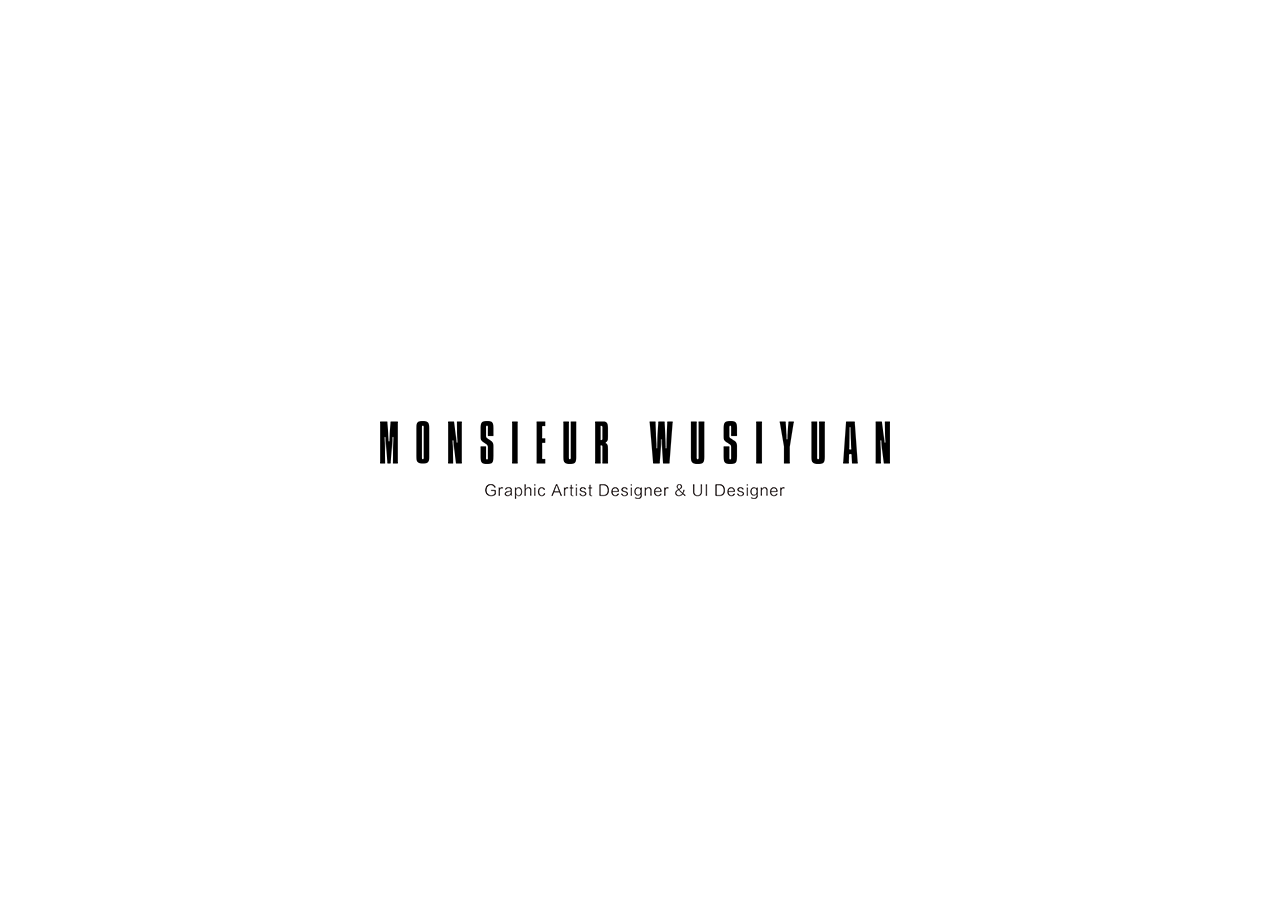
<file: index.html>
<!DOCTYPE html>
<html>
	<head>
		<meta charset="utf-8" />
		<title>super-s</title>
		<link rel="stylesheet" type="text/css" href="css/reset.css"/>
		<link rel="stylesheet" type="text/css" href="css/style.css"/>
	</head>
	<body>
		<section id="container">
			<header id="header">
				<h1 class="title"></h1>
				<nav class="menu">
					<a href="./resume.html">我的简历 </a>
					<a href="./work.html">全部作品 </a>
					<a href="./contact.html">联系方式 </a>
				</nav>
			</header>
			<section id="welcome">
				<div class="welcome-box">
					<div class="welcome-ico"></div>
					<div class="welcome-inner"></div>
				</div>
			</section>
			<section id="home">
				<section class="slides">
					<div class="slide UIUE">
						<div class="title-warp">
							<div class="title">
								<span class="letter"><span class="inner"></span></span>
								<span class="letter"><span class="inner"></span></span>
								<span class="letter"><span class="inner"></span></span>
								<span class="letter"><span class="inner"></span></span>
							</div>
						</div>
						<div class="image">
							<div class="img-wrapper">
								<img src="img/tignes.png" data-name = "uiue"/>
							</div>
						</div>
					</div>
					<div class="slide ICON">
						<div class="title-warp">
							<div class="title">
								<span class="letter"><span class="inner"></span></span>
								<span class="letter"><span class="inner"></span></span>
								<span class="letter"><span class="inner"></span></span>
								<span class="letter"><span class="inner"></span></span>
							</div>
						</div>
						<div class="image">
							<div class="img-wrapper">
								<img src="img/canalsat.png" data-name = "icon"/>
							</div>
						</div>
					</div>
					<div class="slide GRAPHIC">
						<div class="title-warp">
							<div class="title">
								<span class="letter"><span class="inner"></span></span>
								<span class="letter"><span class="inner"></span></span>
								<span class="letter"><span class="inner"></span></span>
								<span class="letter"><span class="inner"></span></span>
								<span class="letter"><span class="inner"></span></span>
								<span class="letter"><span class="inner"></span></span>
								<span class="letter"><span class="inner"></span></span>
							</div>
						</div>
						<div class="image">
							<div class="img-wrapper">
								<img src="img/poiray.png" data-name = "graphic"/>
							</div>
						</div>
					</div>
					<div class="slide RESUME">
						<div class="title-warp">
							<div class="title">
								<span class="letter"><span class="inner"></span></span>
								<span class="letter"><span class="inner"></span></span>
								<span class="letter"><span class="inner"></span></span>
								<span class="letter"><span class="inner"></span></span>
								<span class="letter"><span class="inner"></span></span>
								<span class="letter"><span class="inner"></span></span>
							</div>
						</div>
						<div class="image">
							<div class="img-wrapper">
								<img src="img/hermes.png" data-name = "resume"/>
							</div>
						</div>
					</div>
				</section>
				<div id="tips" class="show">
					<div class="tips-inner">滑动浏览 点击查看</div>
				</div>
			</section>
		</section>
		<script src="js/jquery-2.2.4.js" type="text/javascript" charset="utf-8"></script>
		<script src="js/script.js" type="text/javascript" charset="utf-8"></script>
	</body>
</html>
</file>
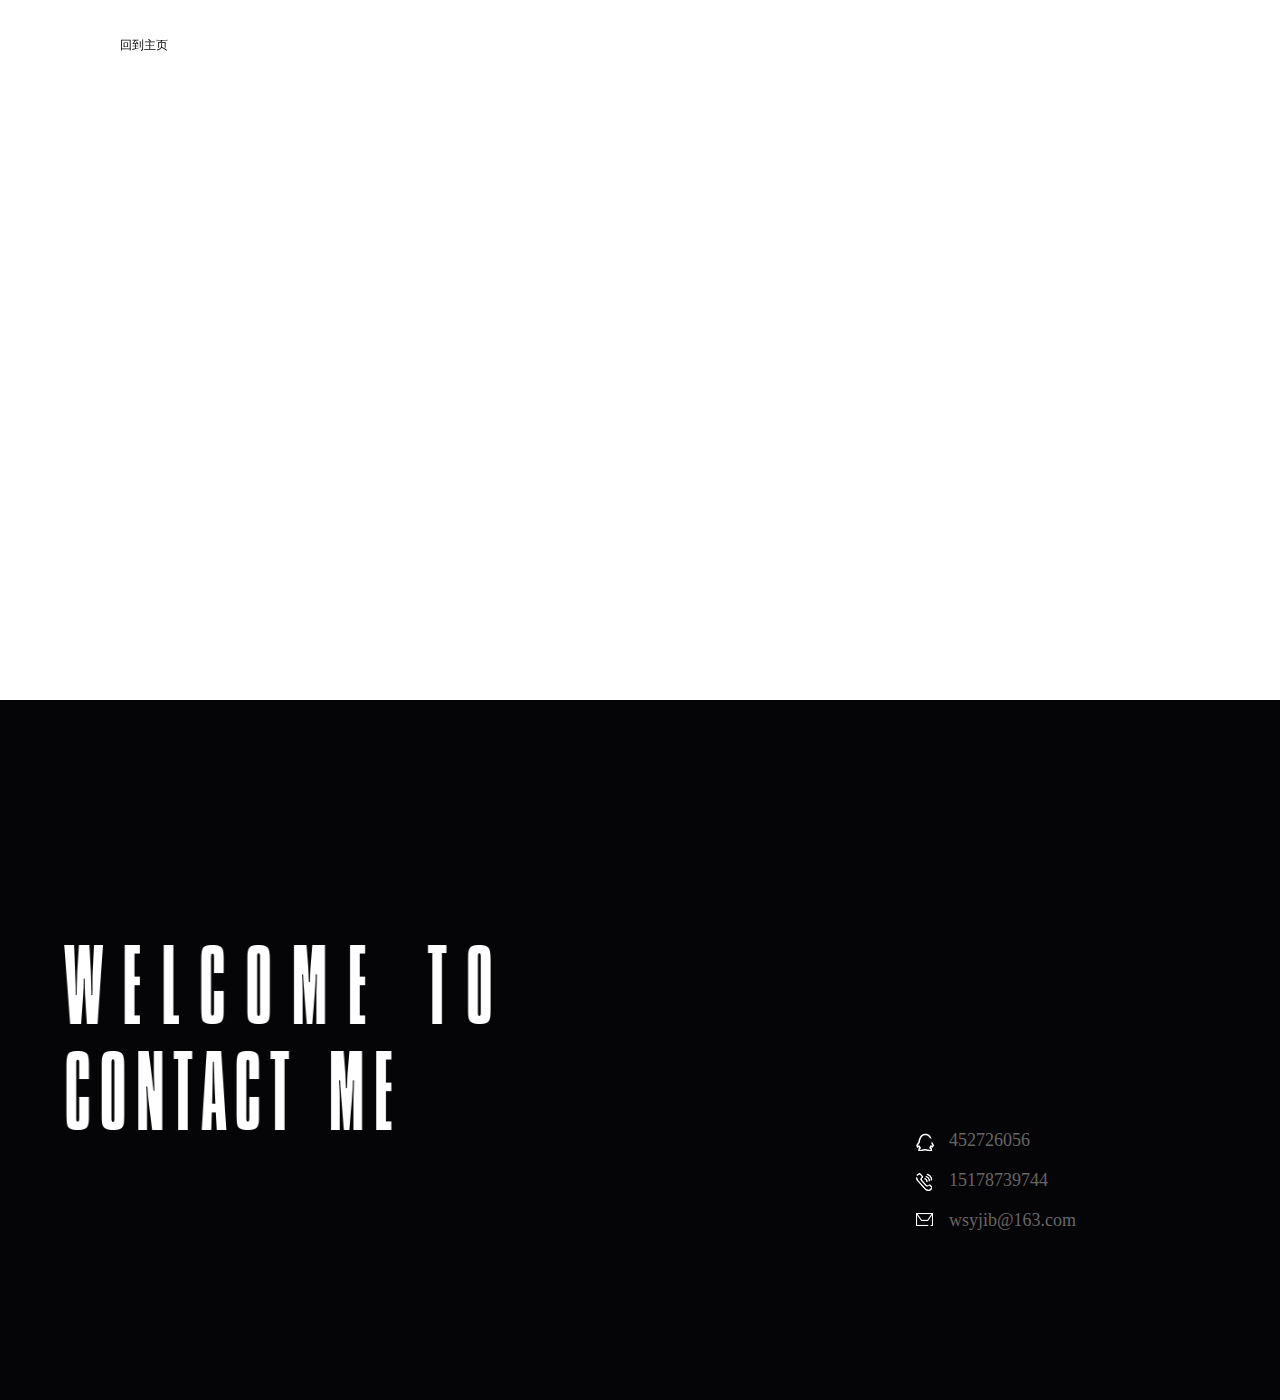
<file: contact.html>
<!DOCTYPE html>
<html>
	<head>
		<meta charset="UTF-8">
		<title>contact</title>
		<link rel="stylesheet" type="text/css" href="css/reset.css"/>
		<link rel="stylesheet" type="text/css" href="css/contact.css"/>
		<link rel="stylesheet" type="text/css" href="css/publick.css"/>
	</head>
	<body>
		<header id="header">
			<h1 class="title">
				<a href="./index.html">回到主页</a>
			</h1>
			<nav class="menu">
				<a href="./resume.html">我的简历 </a>
				<a href="./work.html">全部作品 </a>
				<a href="./contact.html">联系方式 </a>
			</nav>
		</header>
		<section id="content">
			<div class="hey">
				<div class="letter">
					<span class="letter-inner"></span>
				</div>
				<div class="info">
					<span class="info-inner">我叫吴思远，是一名UI设计师</span>
				</div>
				<div class="letter">
					<span class="letter-inner"></span>
				</div>
				<div class="info">
					<span class="info-inner">如果你喜欢我的作品，请联系我</span>
				</div>
				<div class="letter">
					<span class="letter-inner"></span>
				</div>
                <div class="bottom">下滑查看</div>
			</div>
			<div class="contact">
                <img src="./img/contact.png" alt="联系我" class="contact-img">
                <ul class="contact-list">
                    <li><span class="ico"></span>452726056</li>
                    <li><span class="ico"></span>15178739744</li>
                    <li><span class="ico"></span>wsyjib@163.com</li>
                </ul>
            </div>
		</section>
	</body>
</html>
</file>
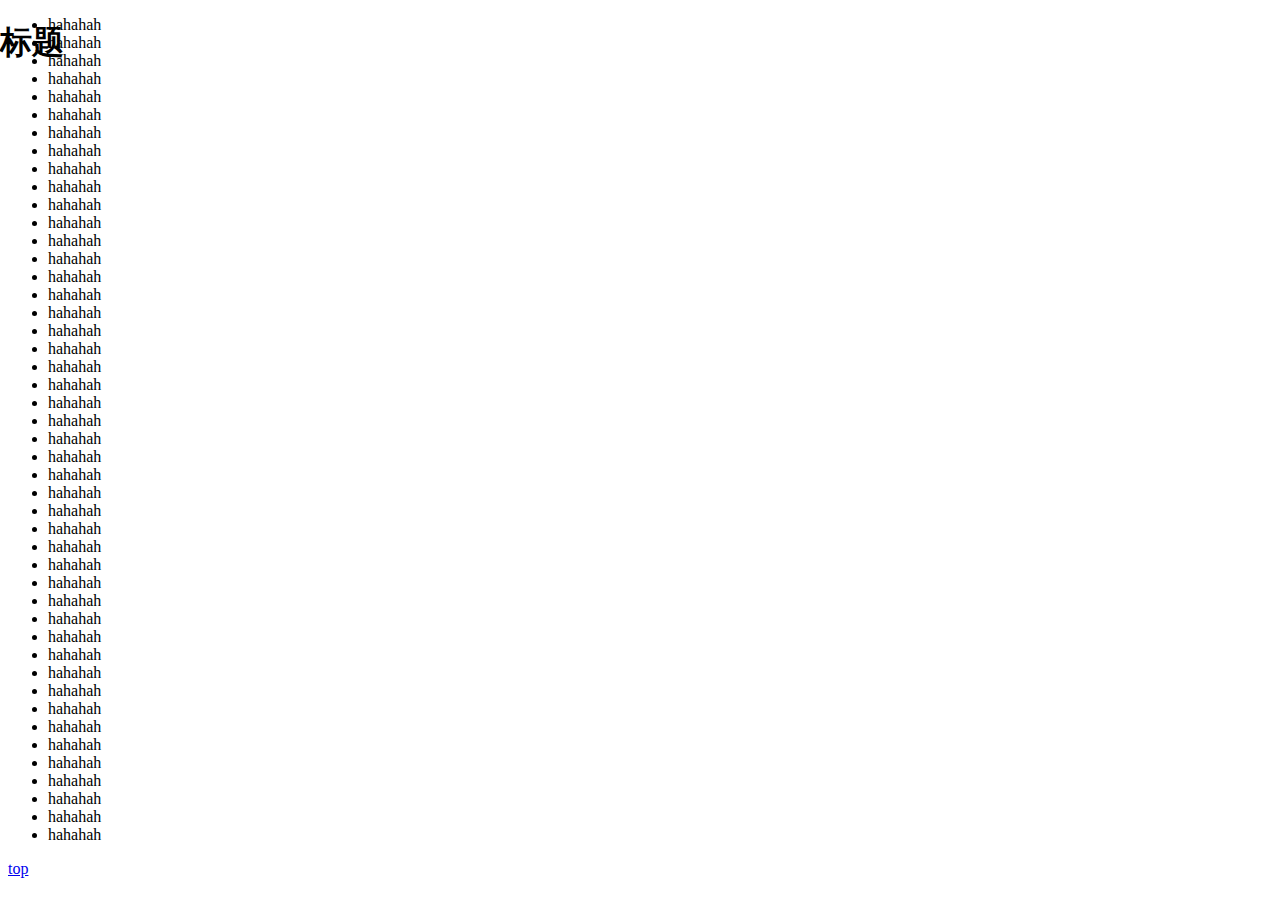
<file: test.html>
<!DOCTYPE html>
<html lang="en">
<head>
    <meta charset="UTF-8">
    <title>Title</title>
    <style>
        #title {
            position: absolute;
            top: 0;
            left: 0;
        }
    </style>
</head>
<body>
    <h1 id="title">标题</h1>
    <ul>
        <li>hahahah</li>
        <li>hahahah</li>
        <li>hahahah</li>
        <li>hahahah</li>
        <li>hahahah</li>
        <li>hahahah</li>
        <li>hahahah</li>
        <li>hahahah</li>
        <li>hahahah</li>
        <li>hahahah</li>
        <li>hahahah</li>
        <li>hahahah</li>
        <li>hahahah</li>
        <li>hahahah</li>
        <li>hahahah</li>
        <li>hahahah</li>
        <li>hahahah</li>
        <li>hahahah</li>
        <li>hahahah</li>
        <li>hahahah</li>
        <li>hahahah</li>
        <li>hahahah</li>
        <li>hahahah</li>
        <li>hahahah</li>
        <li>hahahah</li>
        <li>hahahah</li>
        <li>hahahah</li>
        <li>hahahah</li>
        <li>hahahah</li>
        <li>hahahah</li>
        <li>hahahah</li>
        <li>hahahah</li>
        <li>hahahah</li>
        <li>hahahah</li>
        <li>hahahah</li>
        <li>hahahah</li>
        <li>hahahah</li>
        <li>hahahah</li>
        <li>hahahah</li>
        <li>hahahah</li>
        <li>hahahah</li>
        <li>hahahah</li>
        <li>hahahah</li>
        <li>hahahah</li>
        <li>hahahah</li>
        <li>hahahah</li>
    </ul>
    <a href="#title">top</a>
</body>
</html>
</file>
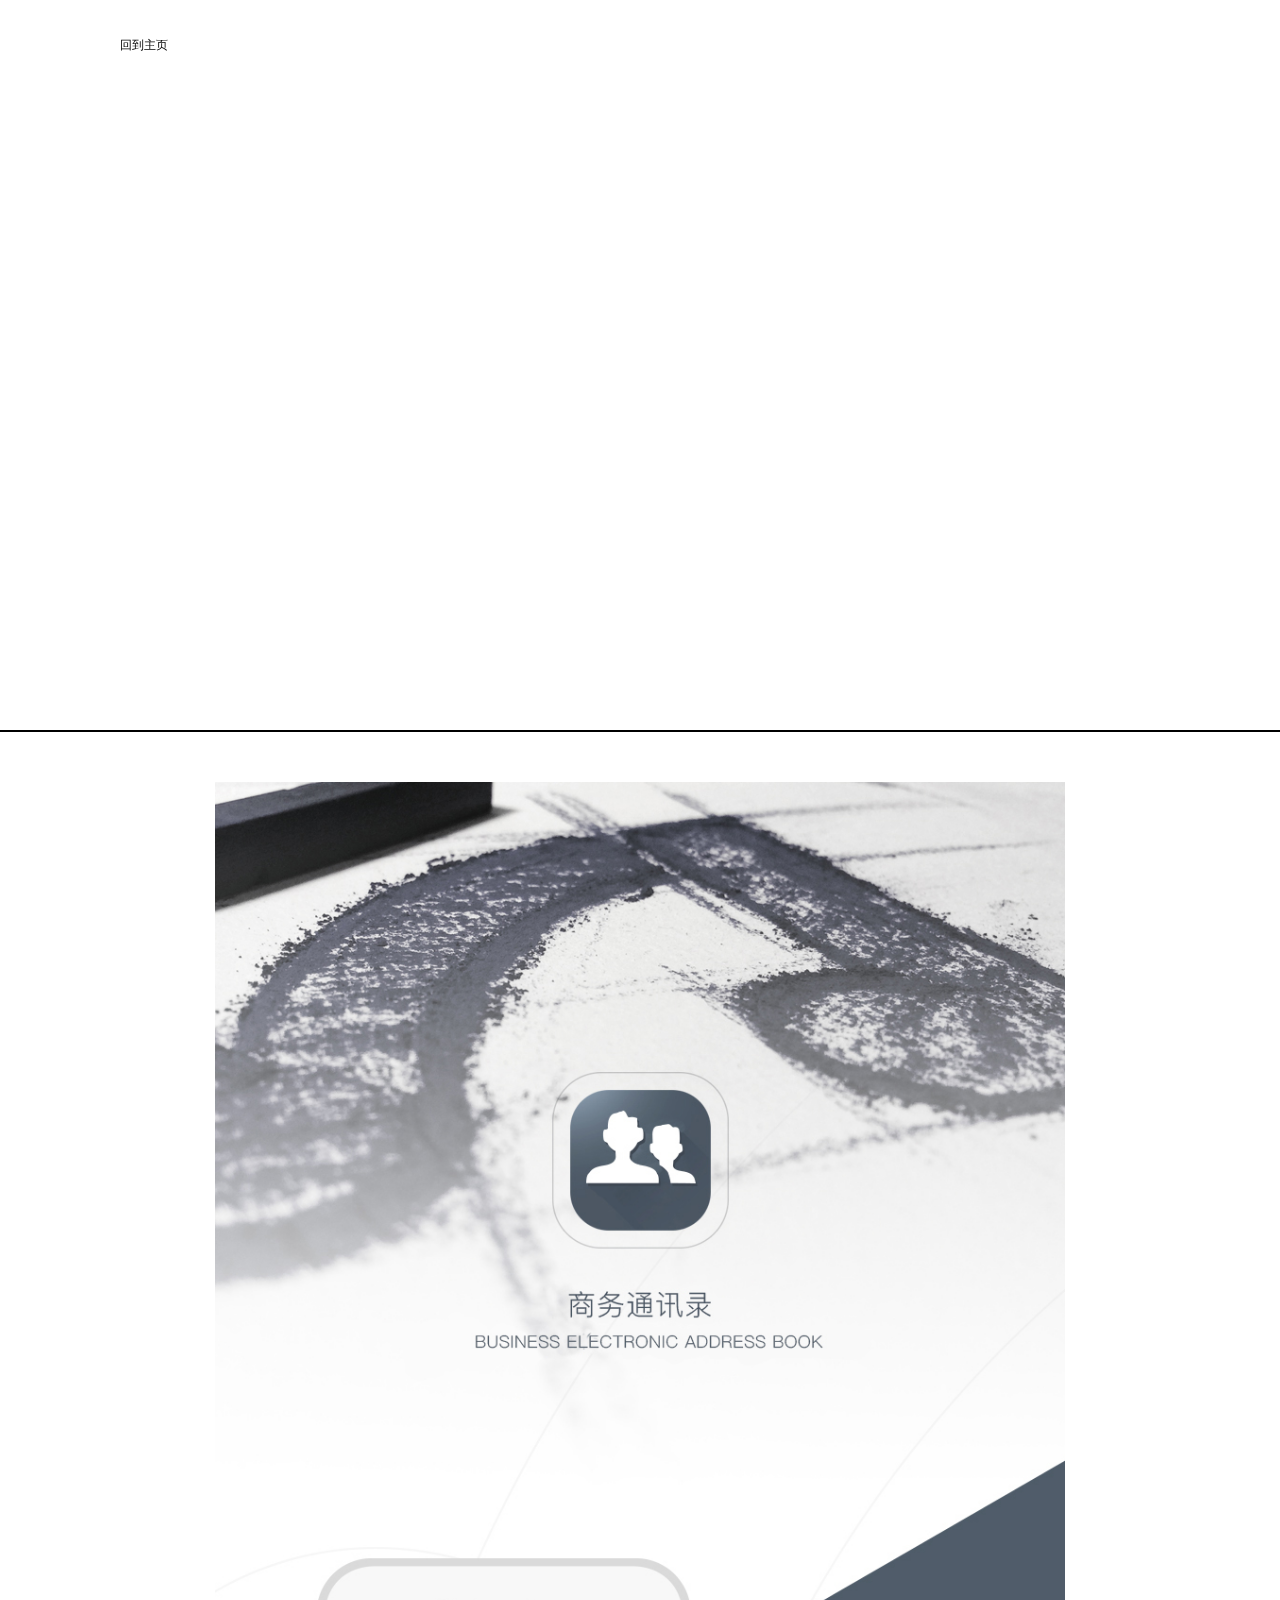
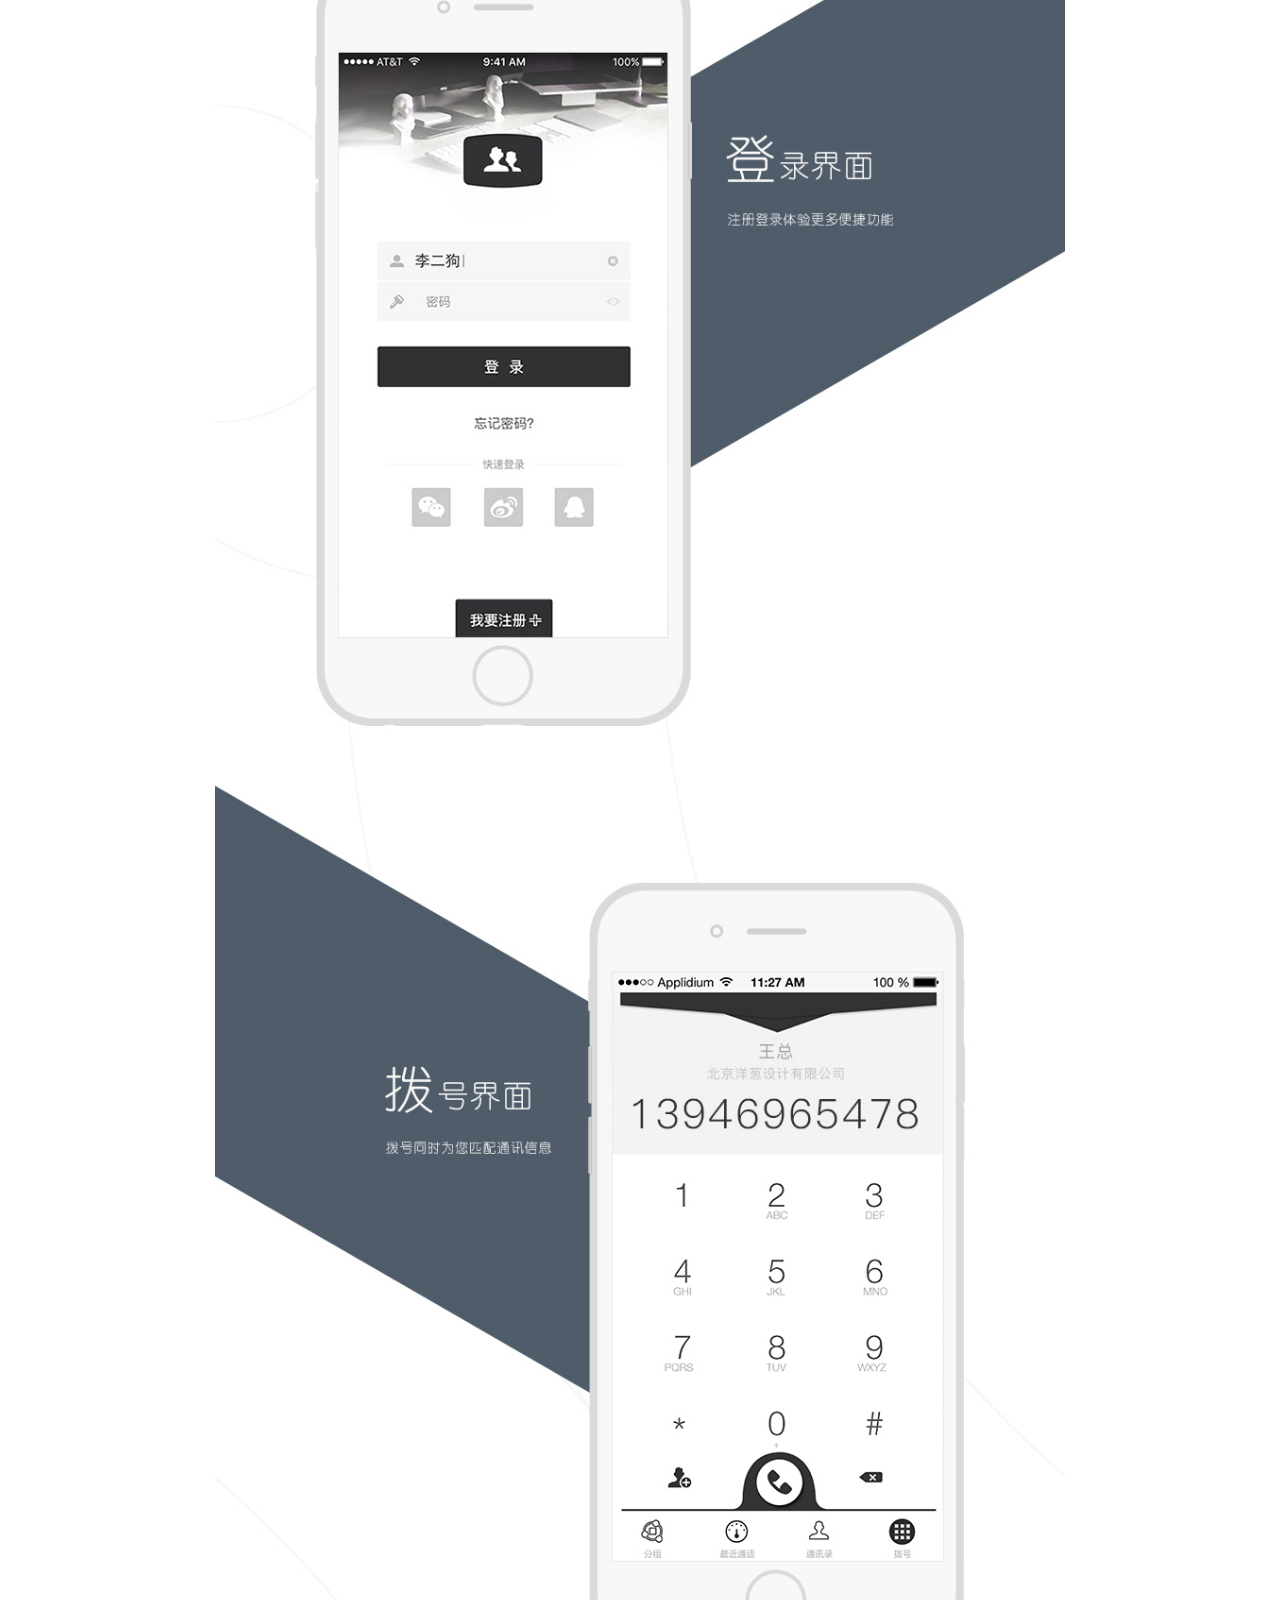
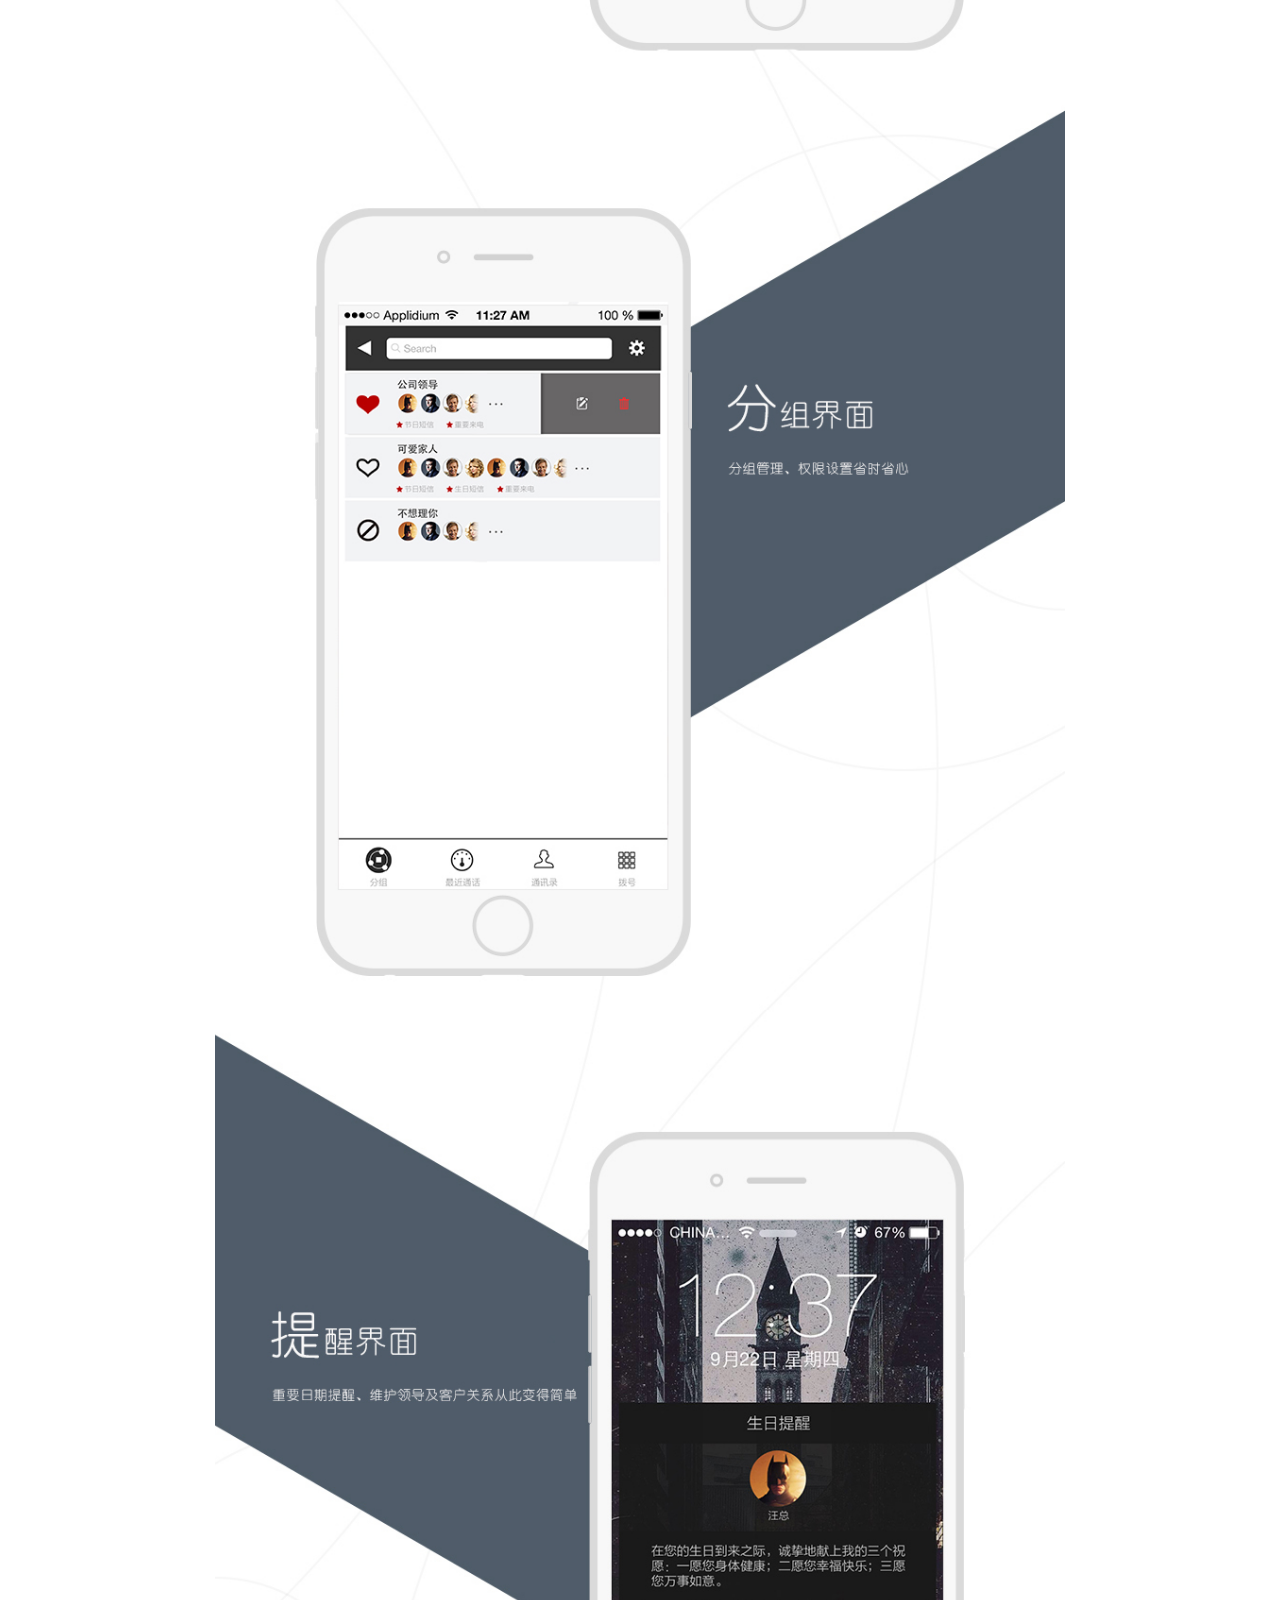
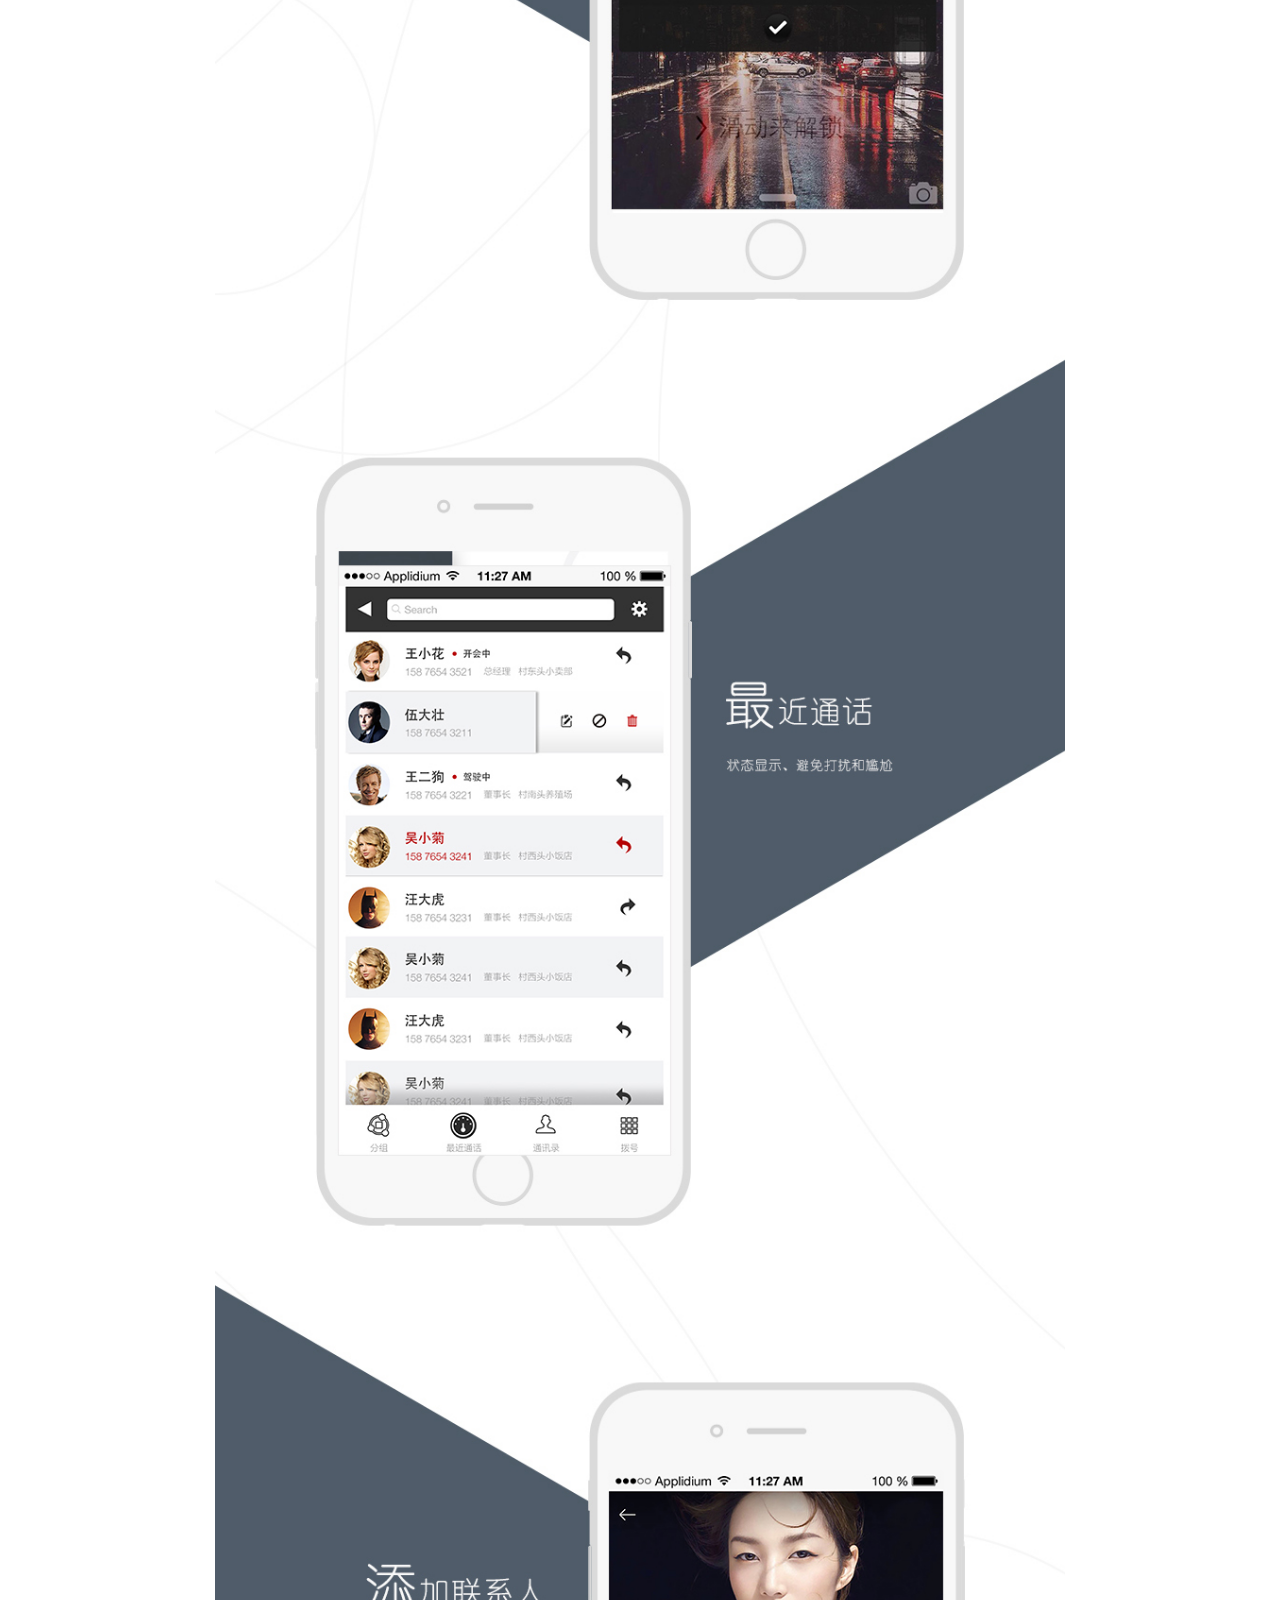
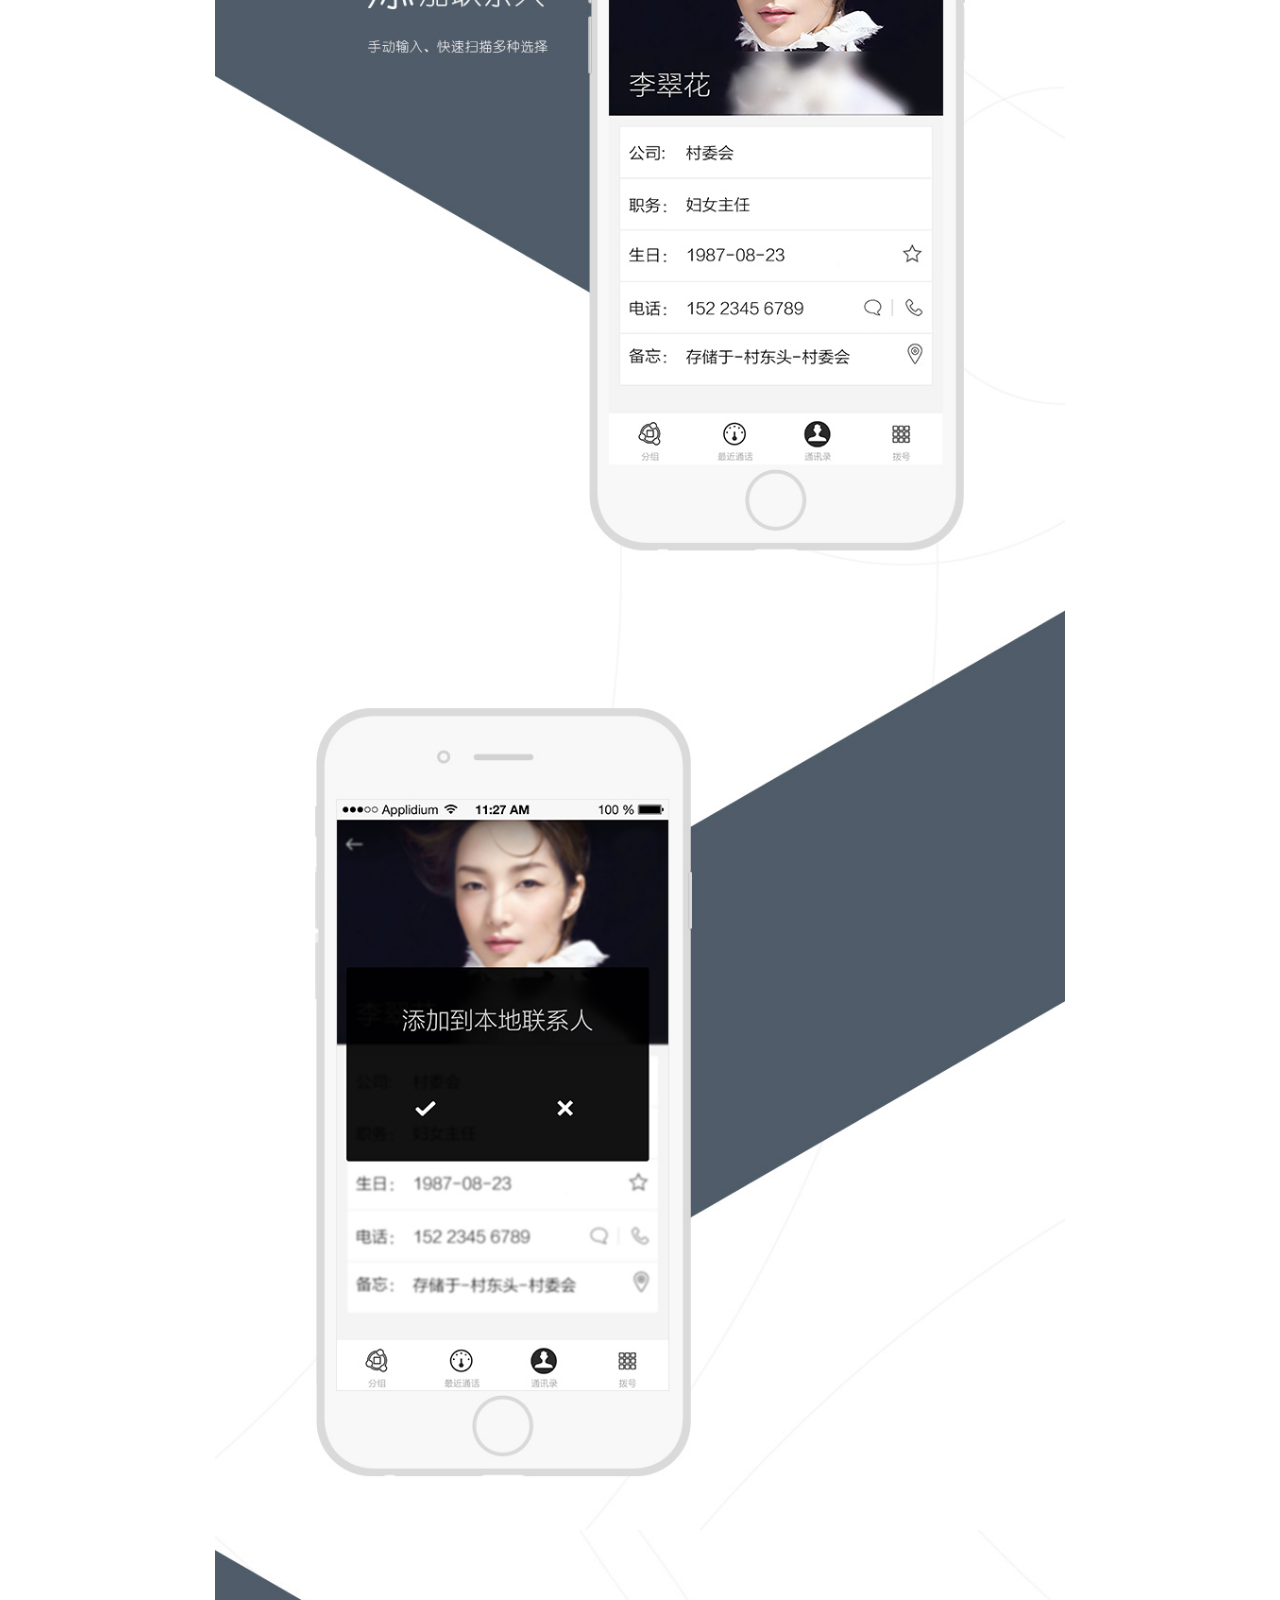
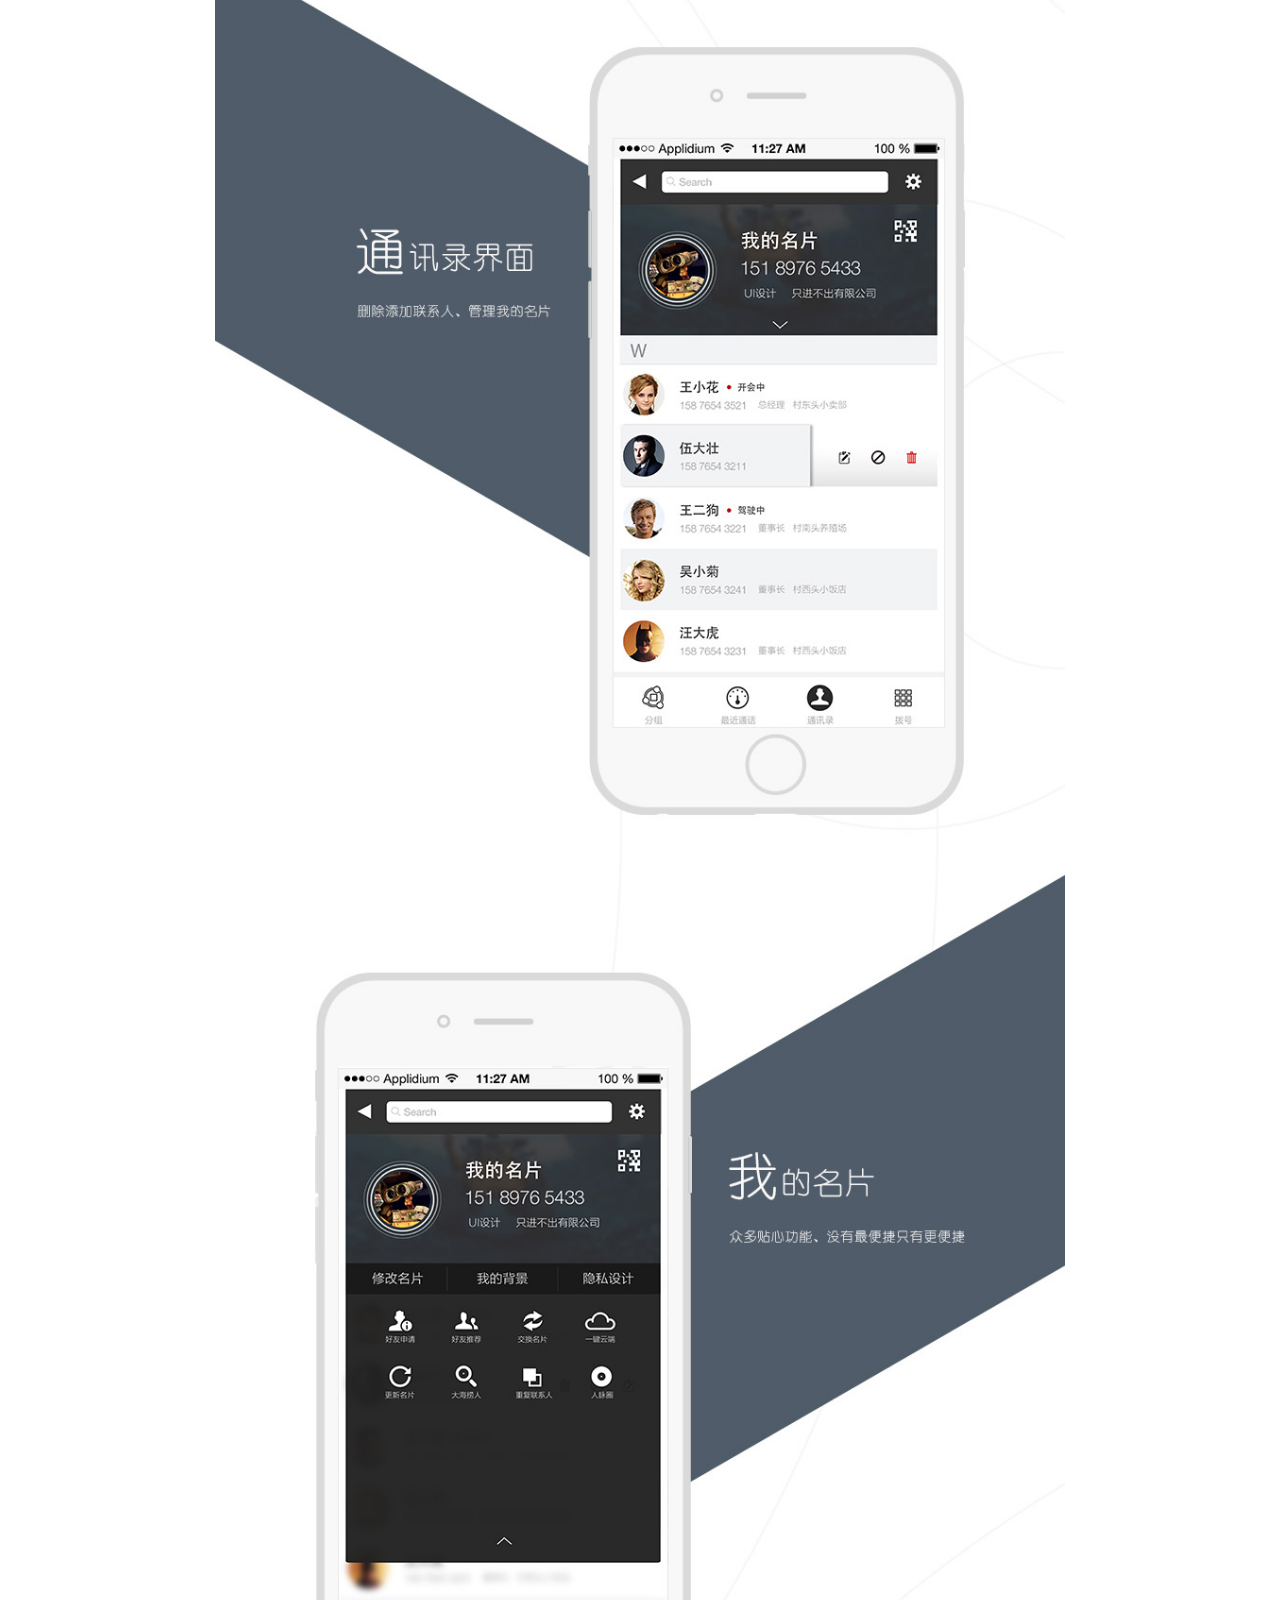
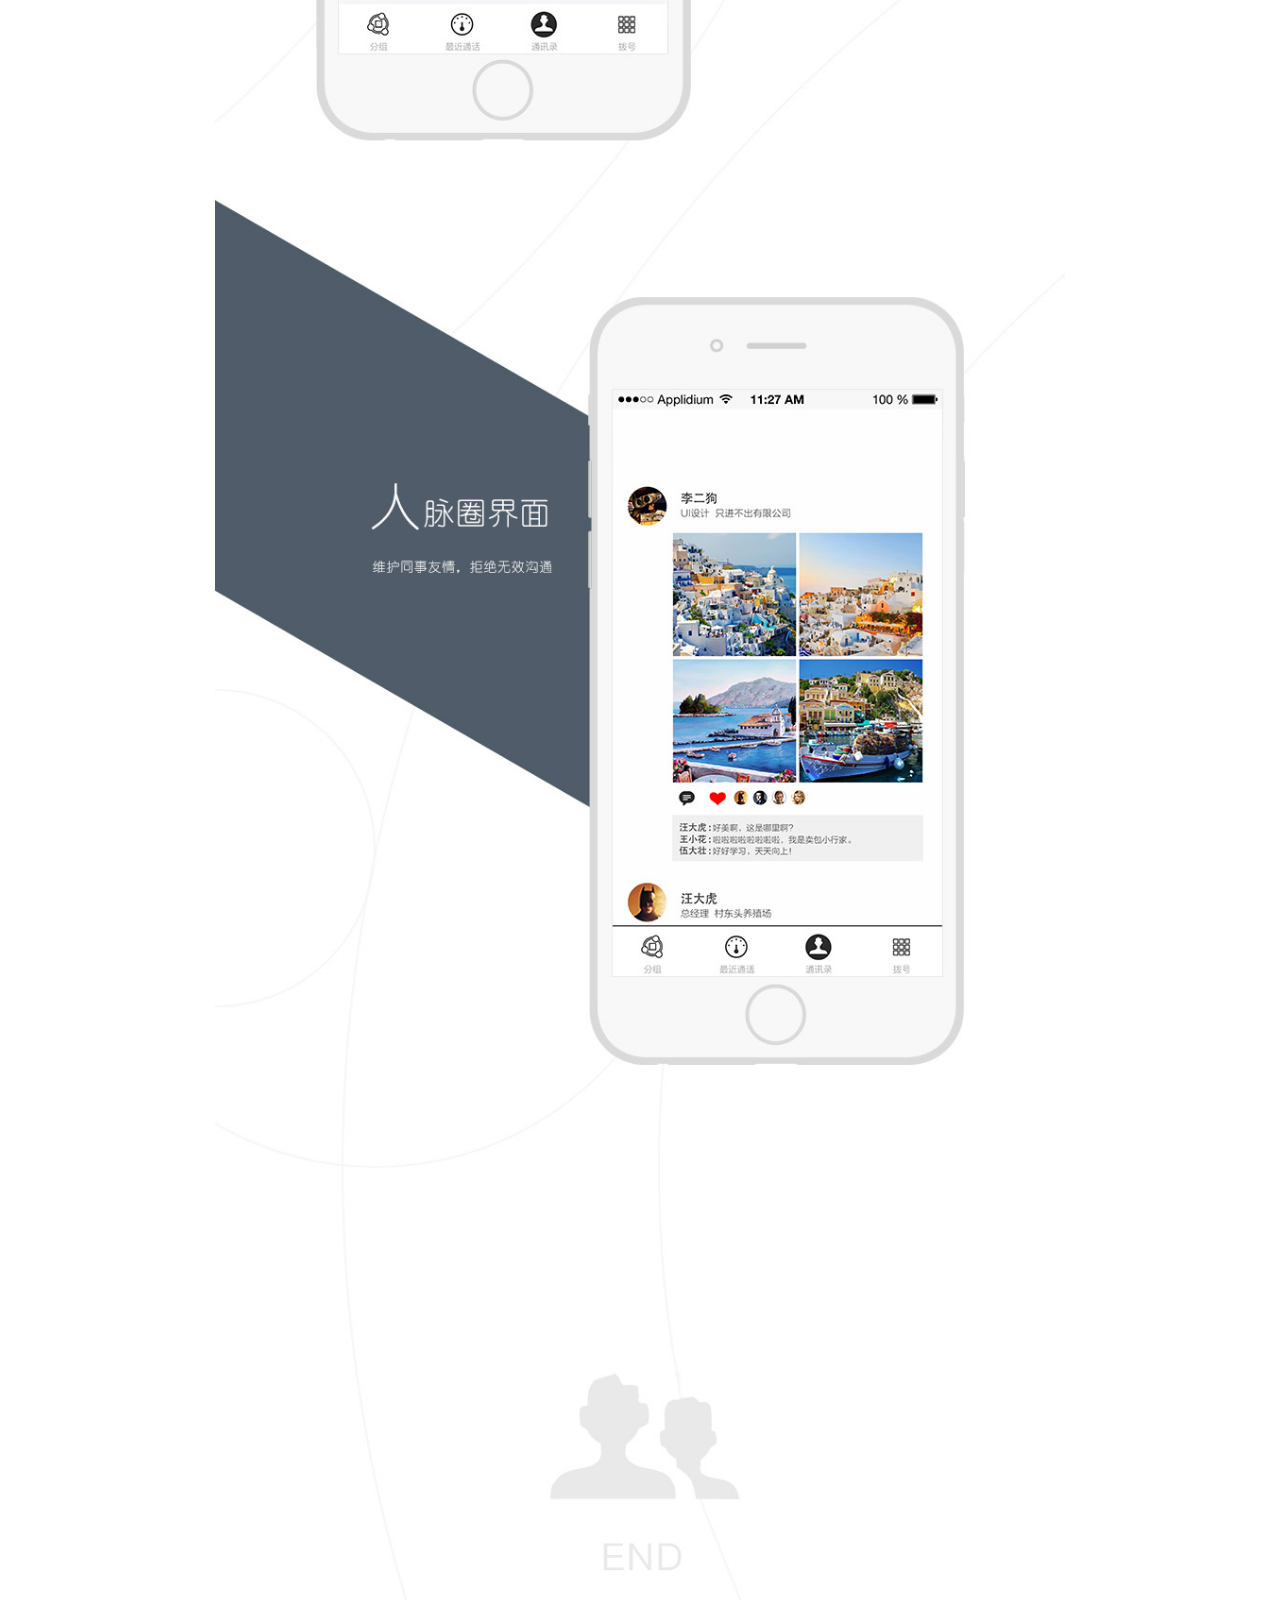
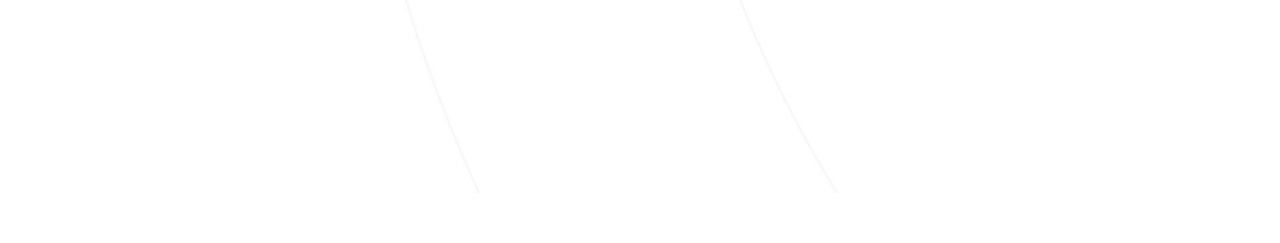
<file: view/EAB.html>
<!DOCTYPE html>
<html>
<head>
    <meta charset="UTF-8">
    <title>EAB</title>
    <link rel="stylesheet" type="text/css" href="../css/reset.css"/>
    <link rel="stylesheet" type="text/css" href="../css/publick.css"/>
    <link rel="stylesheet" type="text/css" href="../css/UIUE.css"/>
</head>
<body>
<div id="a"></div>
<header id="header" >
    <h1 class="title" name="header">
        <a href="../index.html">回到主页</a>
    </h1>
    <nav class="menu">
        <a href="../resume.html">我的简历 </a>
        <a href="../work.html">全部作品 </a>
        <a href="../contact.html">联系方式 </a>
    </nav>
</header>
<section id="content">
    <div class="message">
        <a href="EAB.html" class="current-1"></a>
        <a href="Sociality.html"></a>
        <a href="SportGame.html"></a>
        <a href="food.html"></a>
        <a href="ECommerce.html"></a>
    </div>
    <div class="object">
        <img src="../img/object/eab/1.jpg" alt="">
        <img src="../img/object/eab/2.jpg" alt="">
        <img src="../img/object/eab/3.jpg" alt="">
    </div>
    <a href="#a" class="toTop">回到顶部</a>
</section>
</body>
</html>
</file>
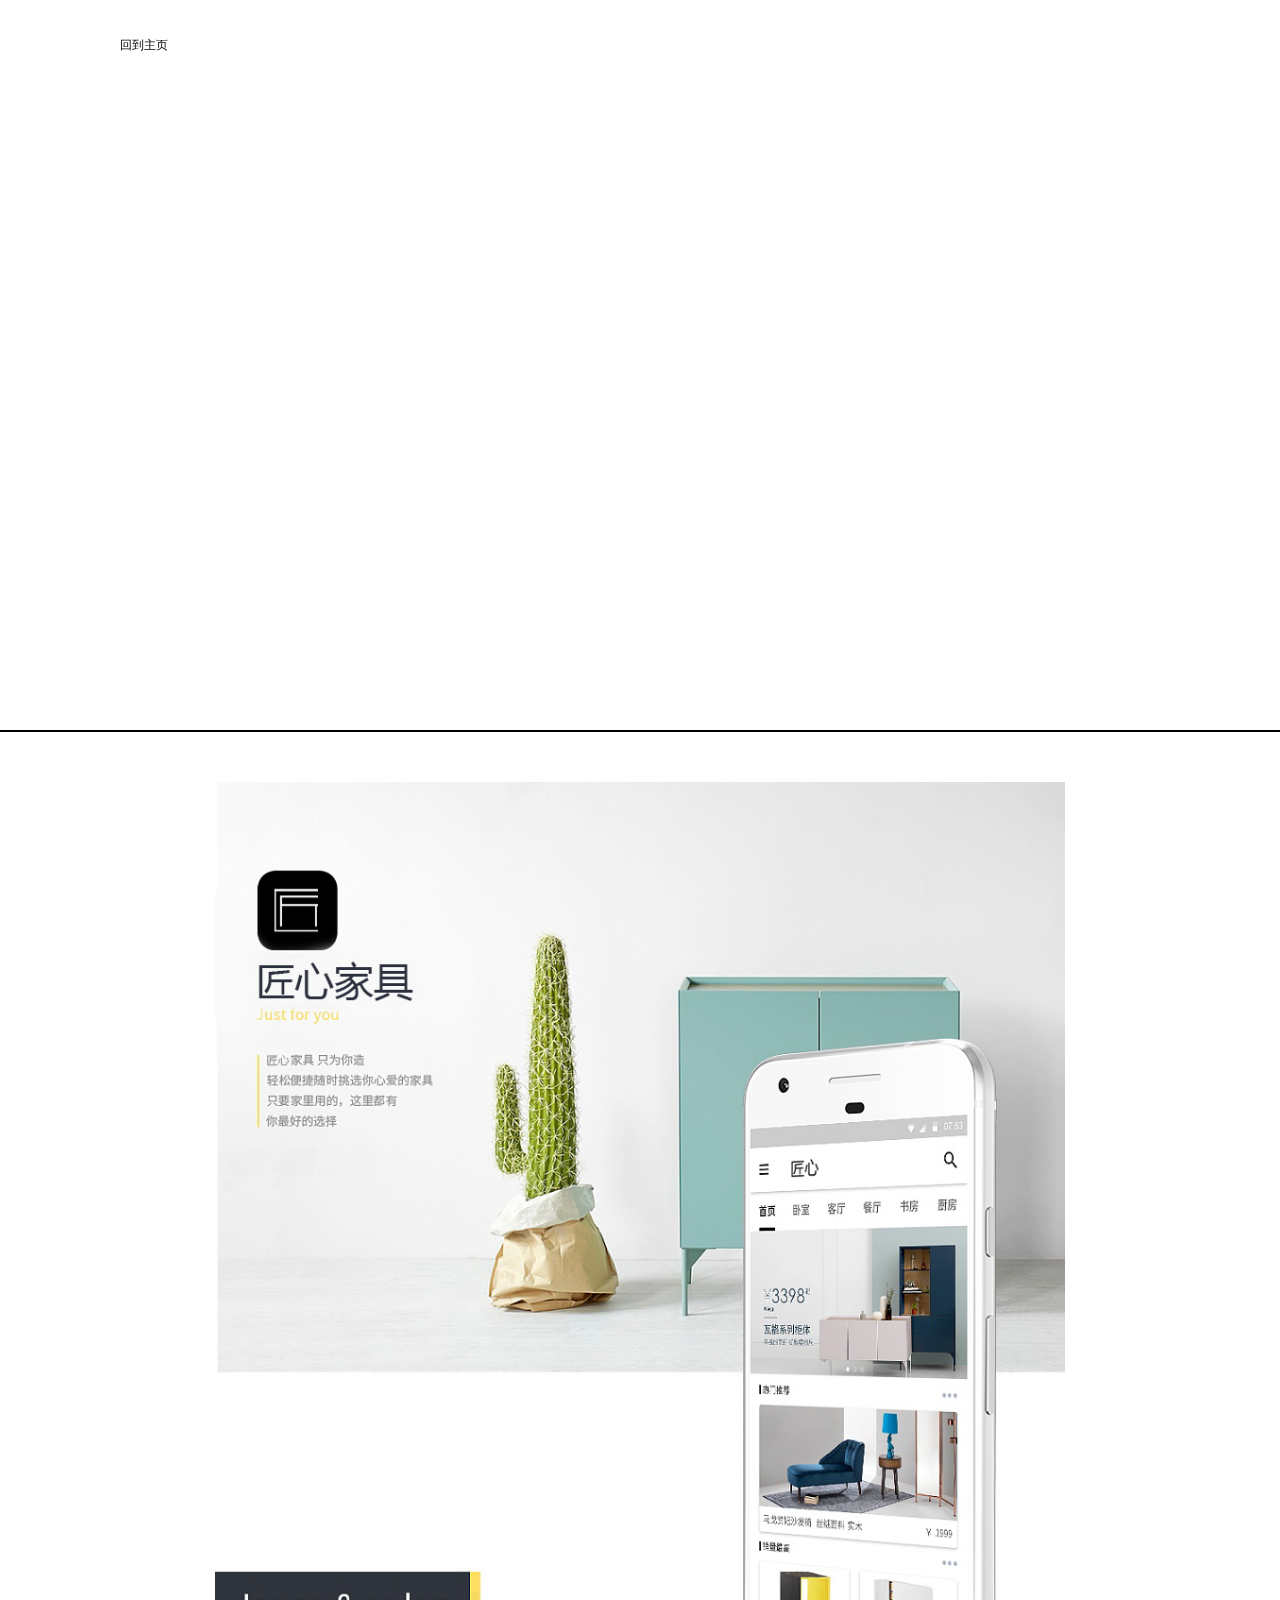
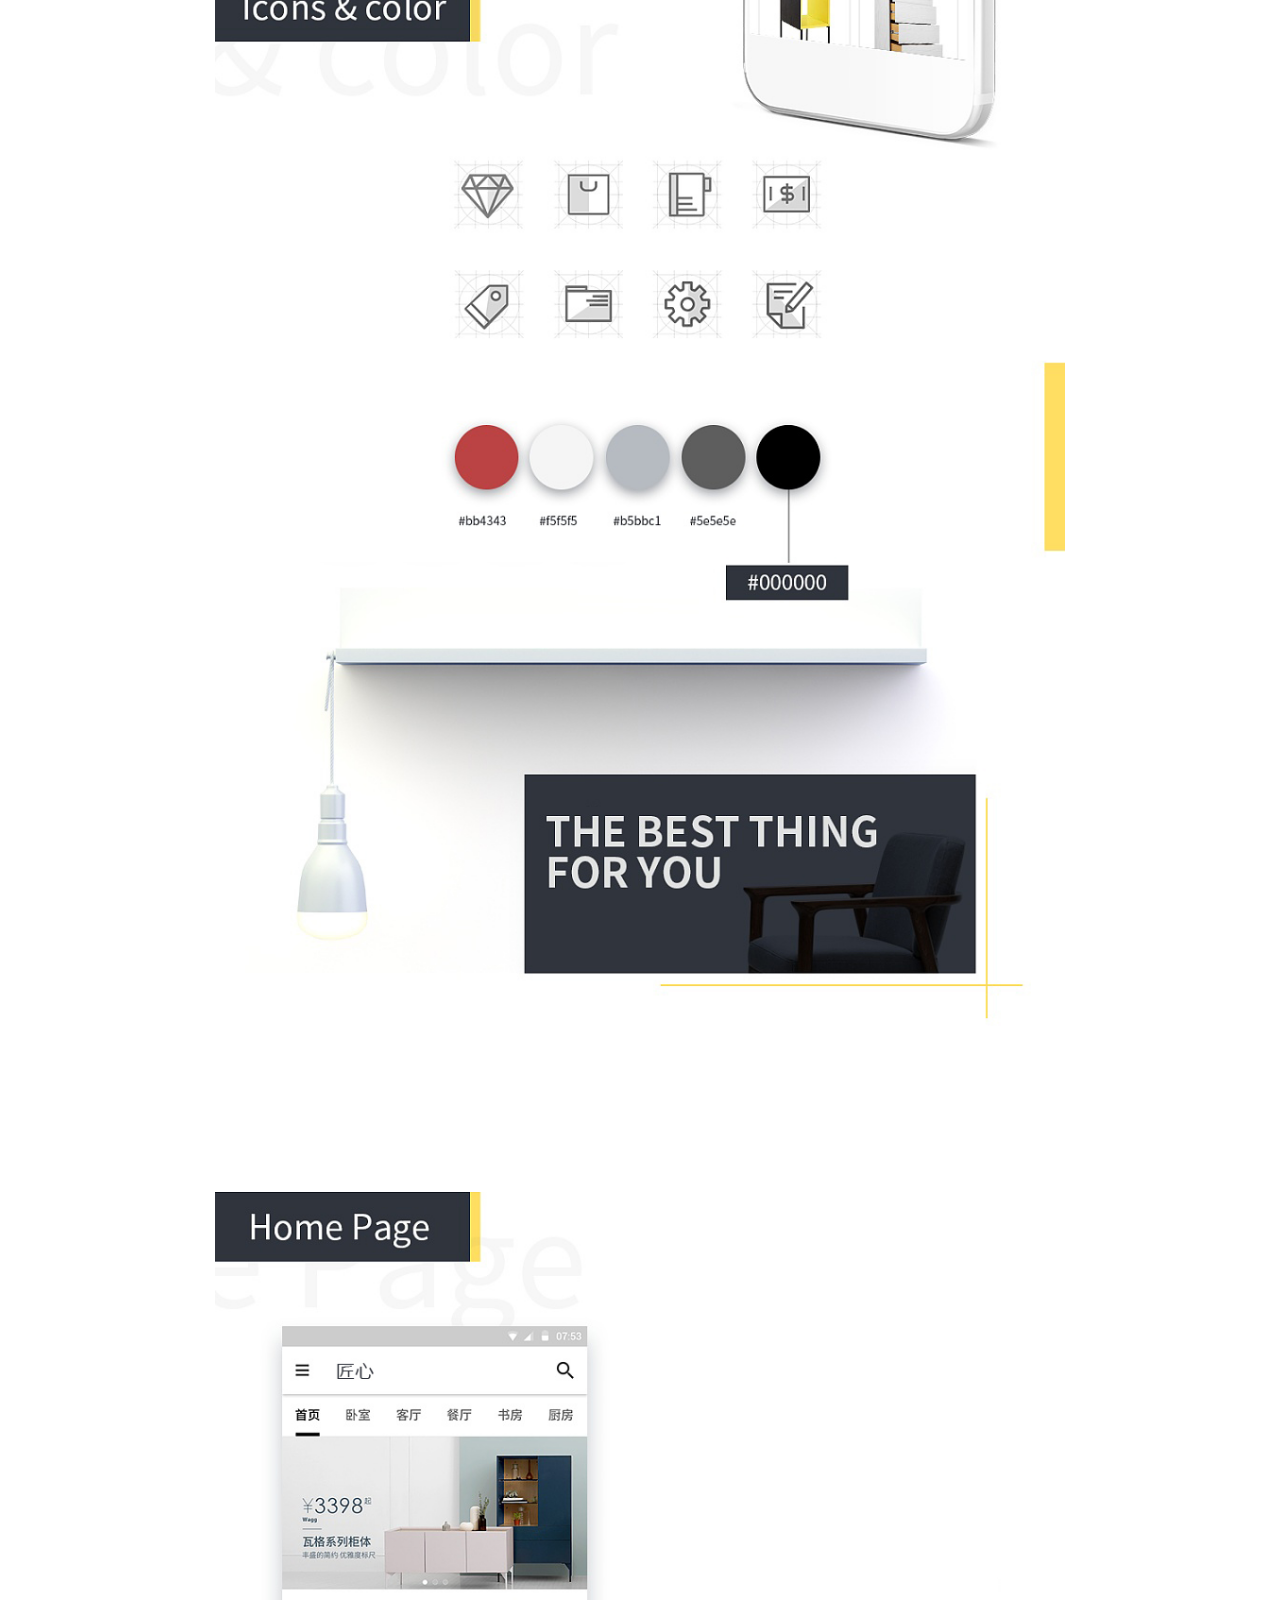
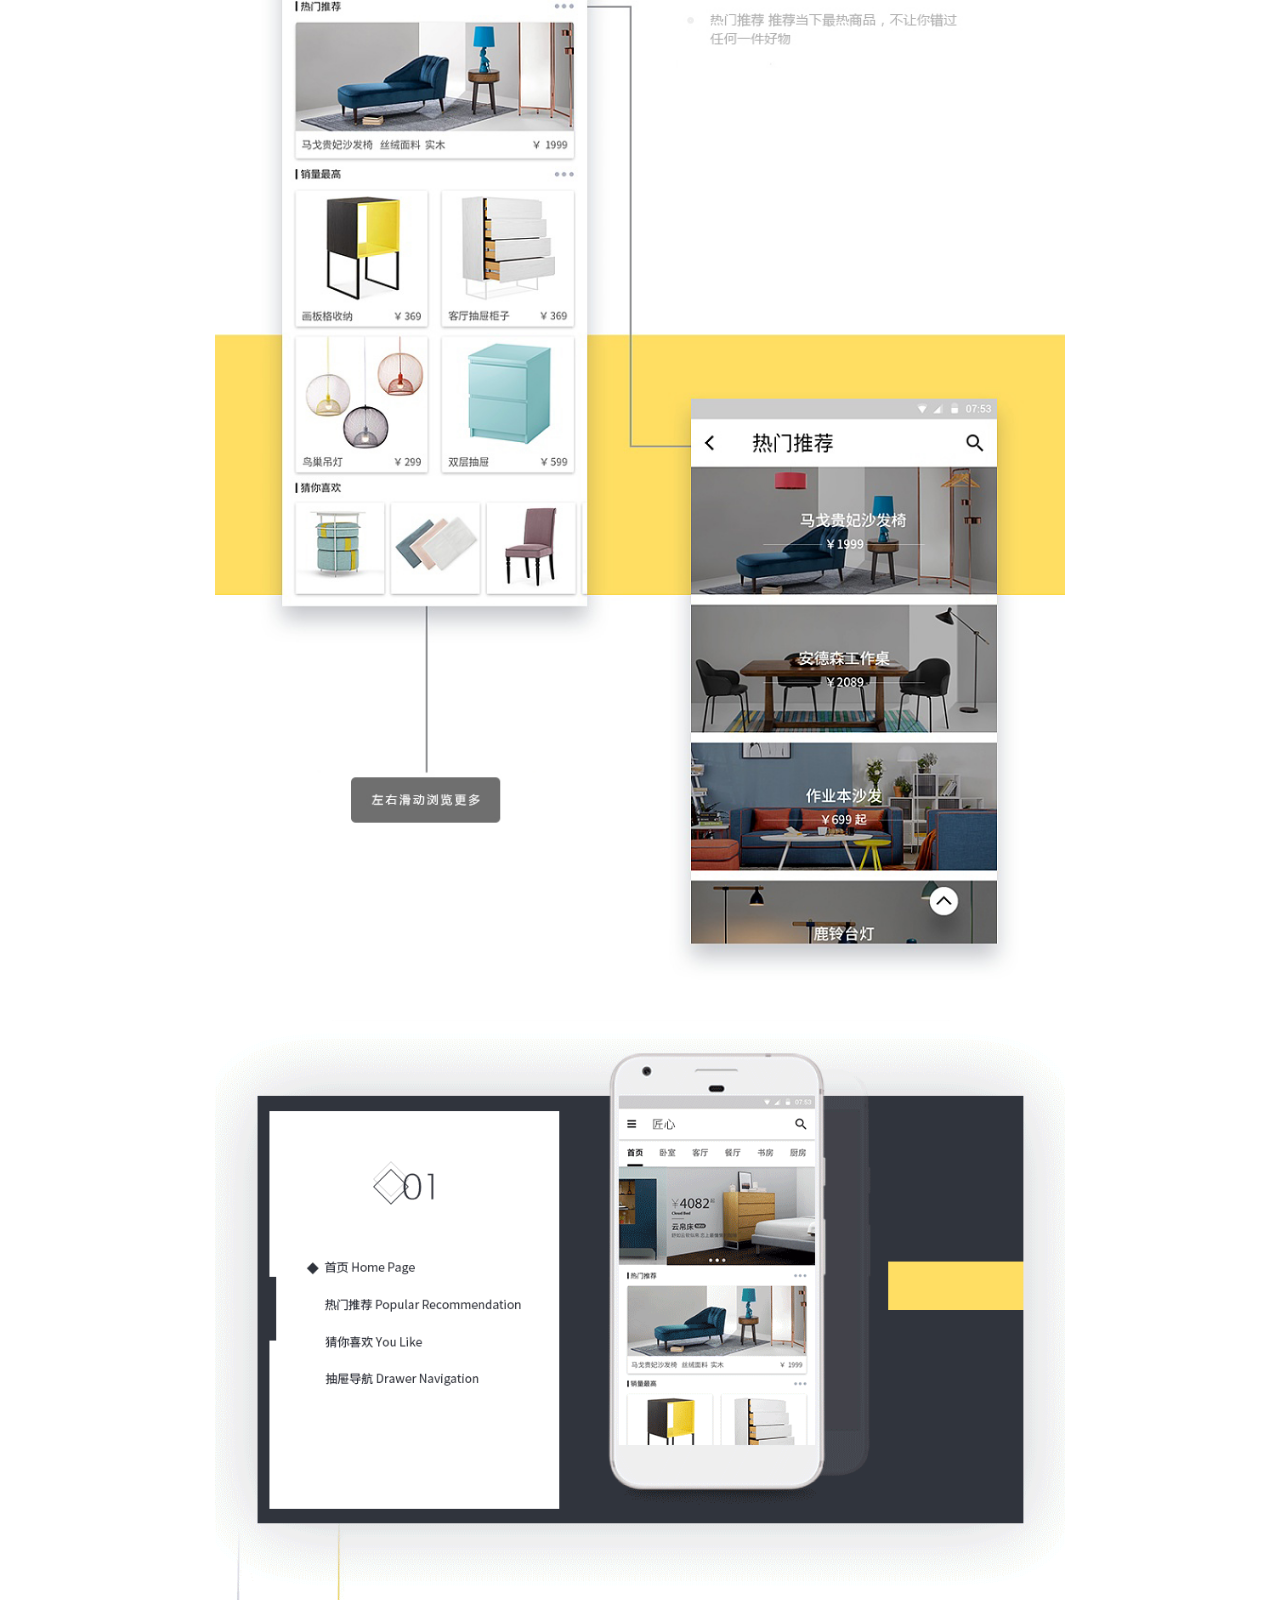
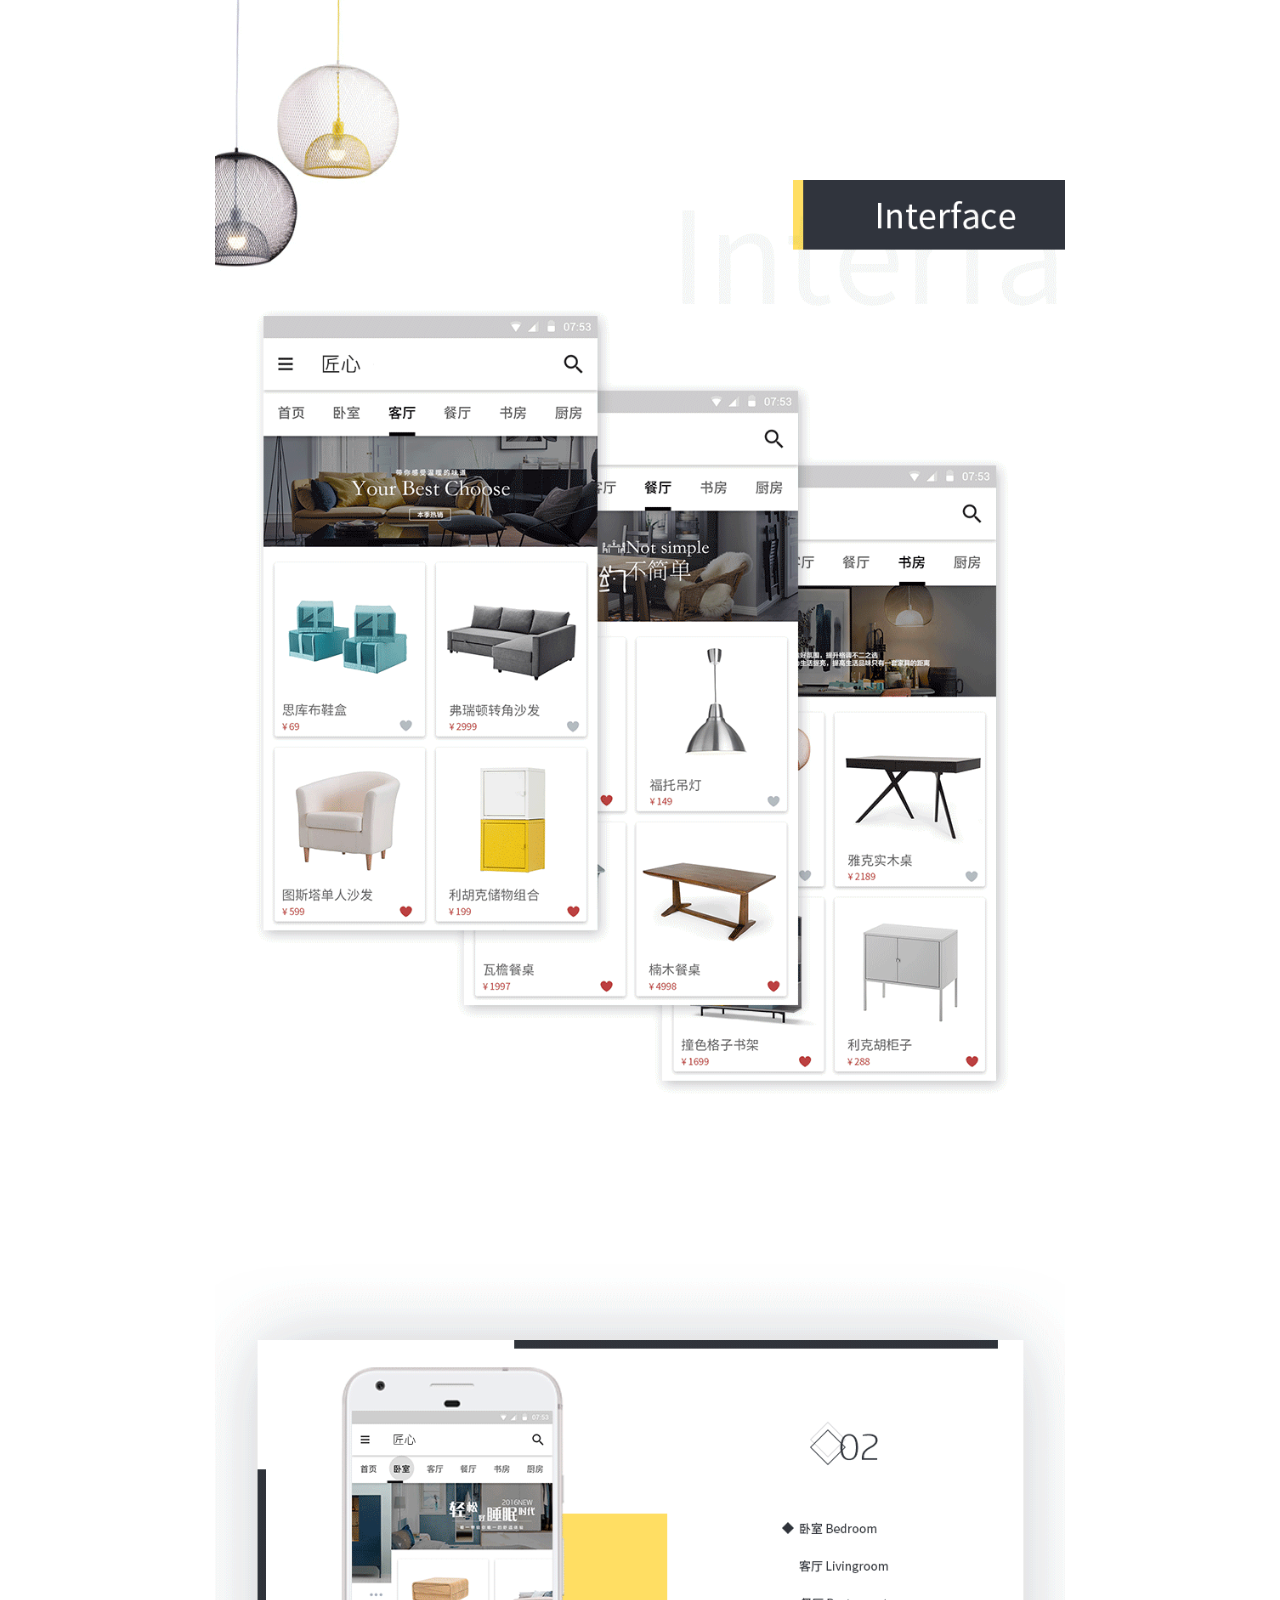
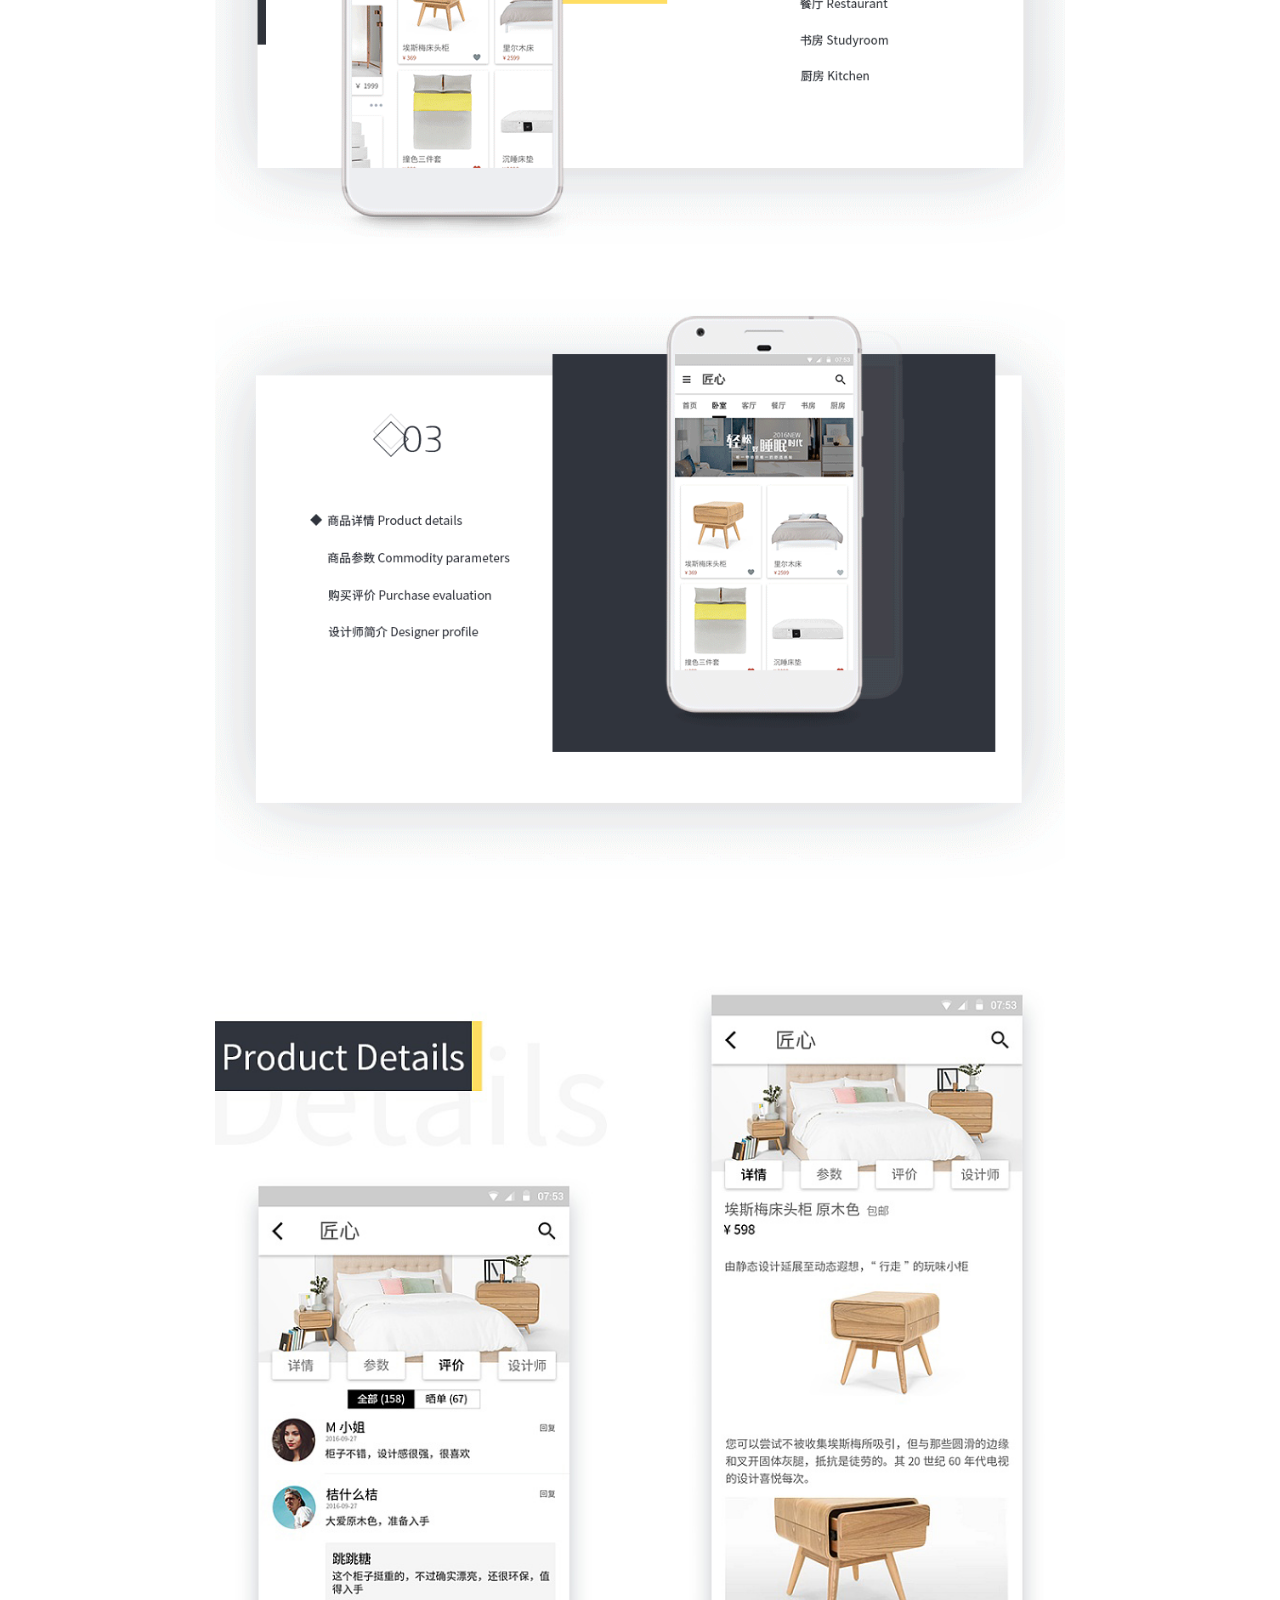
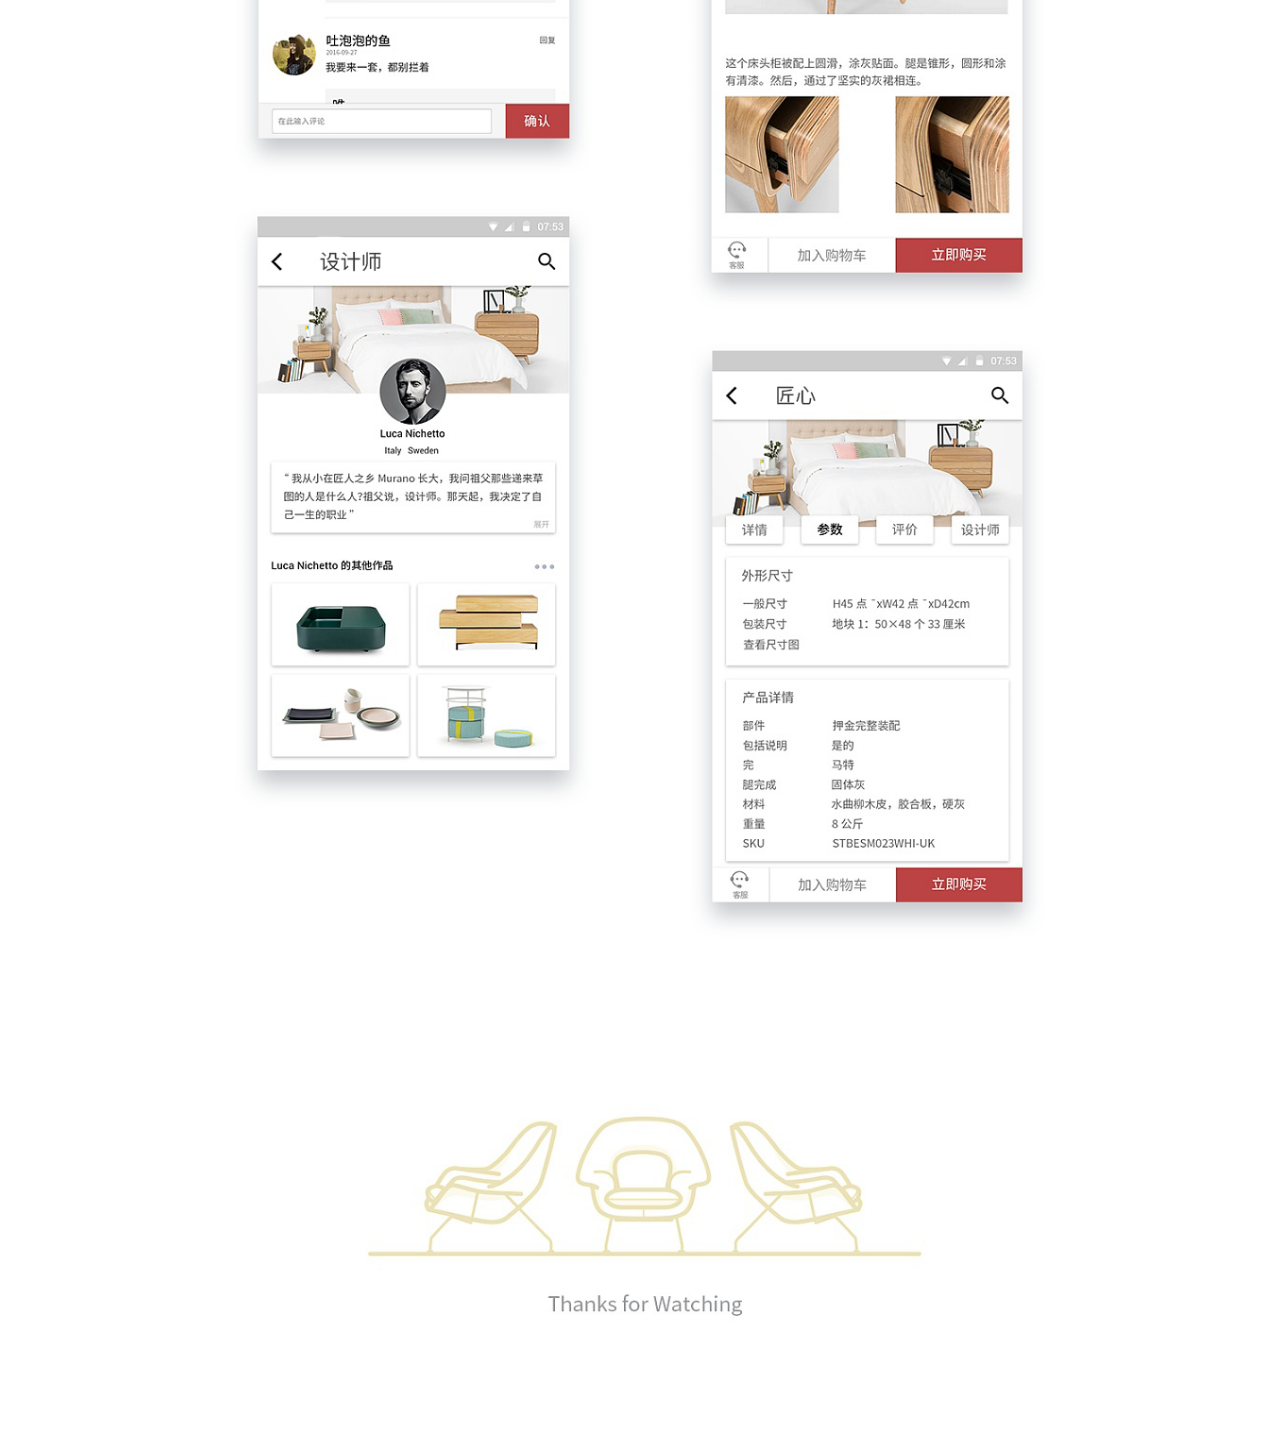
<file: view/ECommerce.html>
<!DOCTYPE html>
<html>
<head>
    <meta charset="UTF-8">
    <title>E Commerce</title>
    <link rel="stylesheet" type="text/css" href="../css/reset.css"/>
    <link rel="stylesheet" type="text/css" href="../css/publick.css"/>
    <link rel="stylesheet" type="text/css" href="../css/UIUE.css"/>
</head>
<body>
<div id="a"></div>
<header id="header" >
    <h1 class="title" name="header">
        <a href="../index.html">回到主页</a>
    </h1>
    <nav class="menu">
        <a href="../resume.html">我的简历 </a>
        <a href="../work.html">全部作品 </a>
        <a href="../contact.html">联系方式 </a>
    </nav>
</header>
<section id="content">
    <div class="message">
        <a href="EAB.html"></a>
        <a href="Sociality.html"></a>
        <a href="SportGame.html"></a>
        <a href="food.html"></a>
        <a href="ECommerce.html" class="current-5"></a>
    </div>
    <div class="object">
        <img src="../img/object/jiangxin/1.jpg" alt="">
        <img src="../img/object/jiangxin/2.gif" alt="">
        <img src="../img/object/jiangxin/3.gif" alt="">
        <img src="../img/object/jiangxin/4.gif" alt="">
        <img src="../img/object/jiangxin/5.jpg" alt="">
    </div>
    <a href="#a" class="toTop">回到顶部</a>
</section>
</body>
</html>
</file>
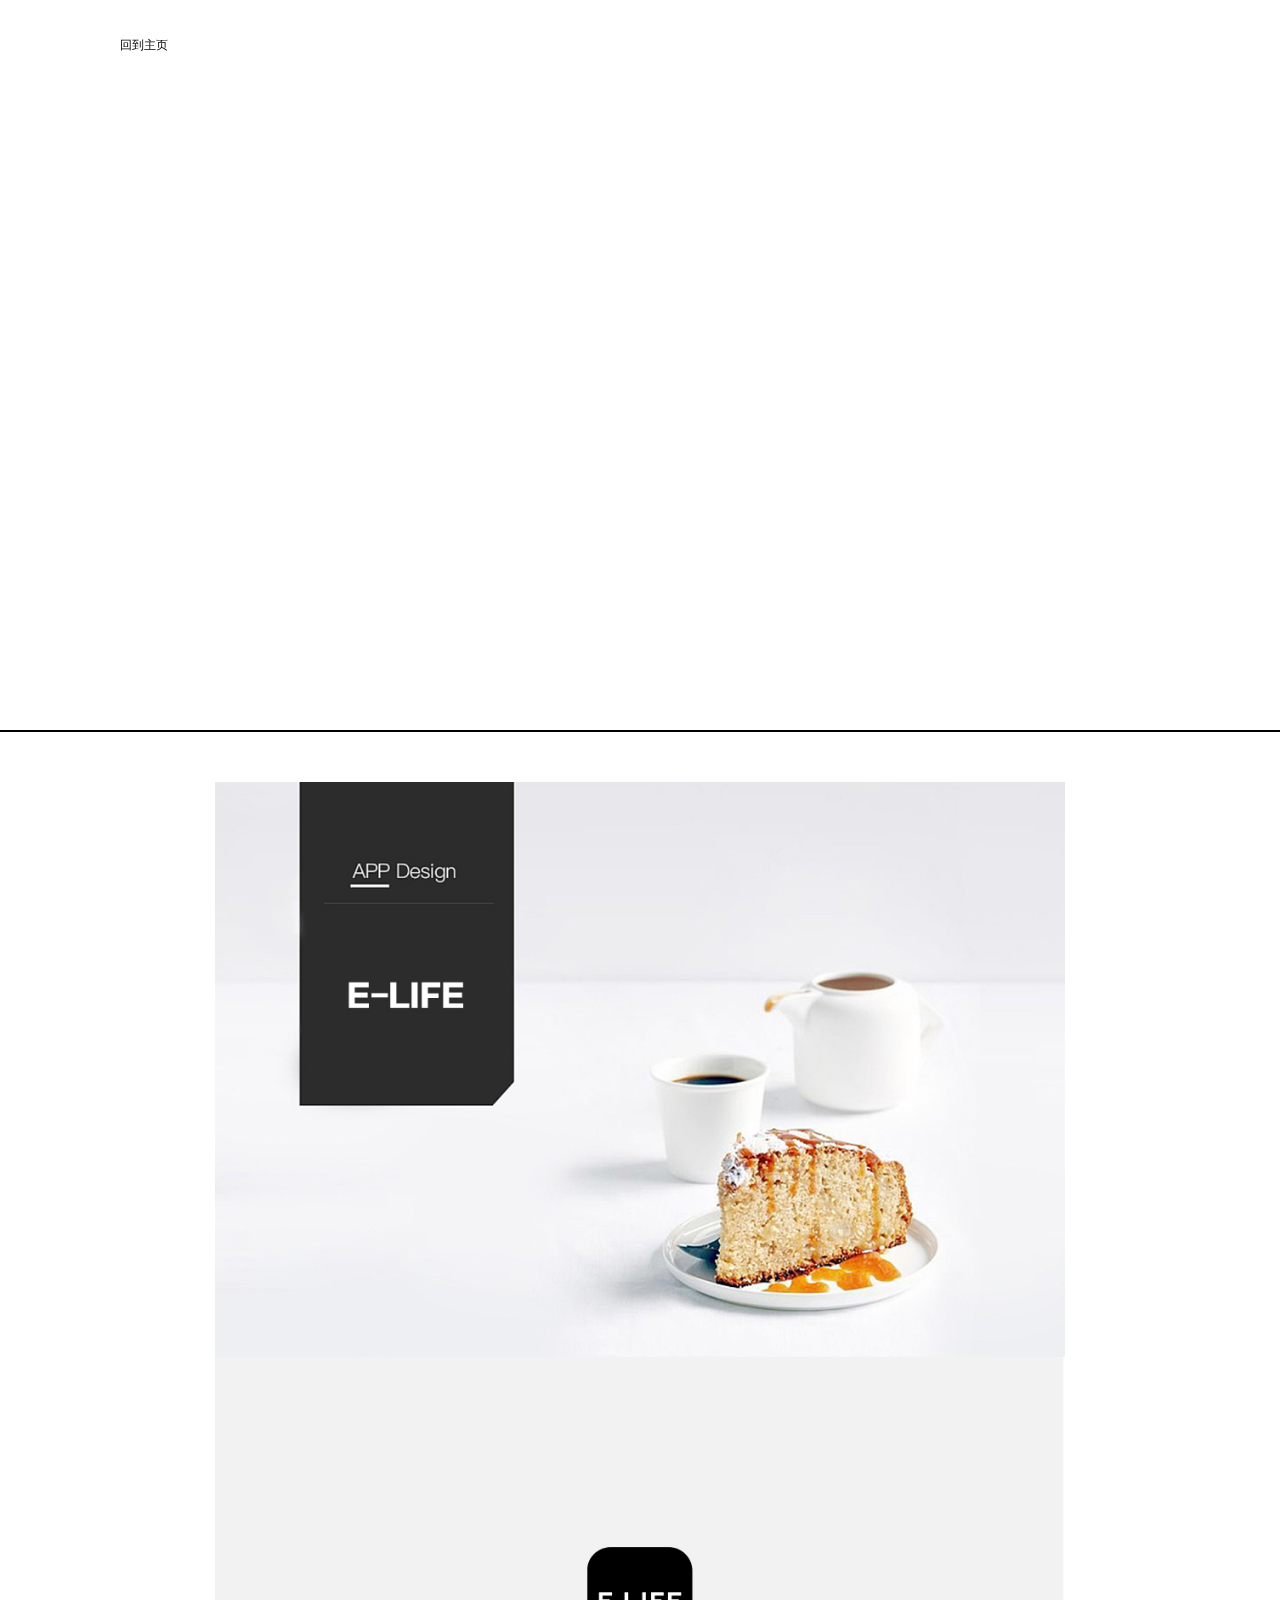
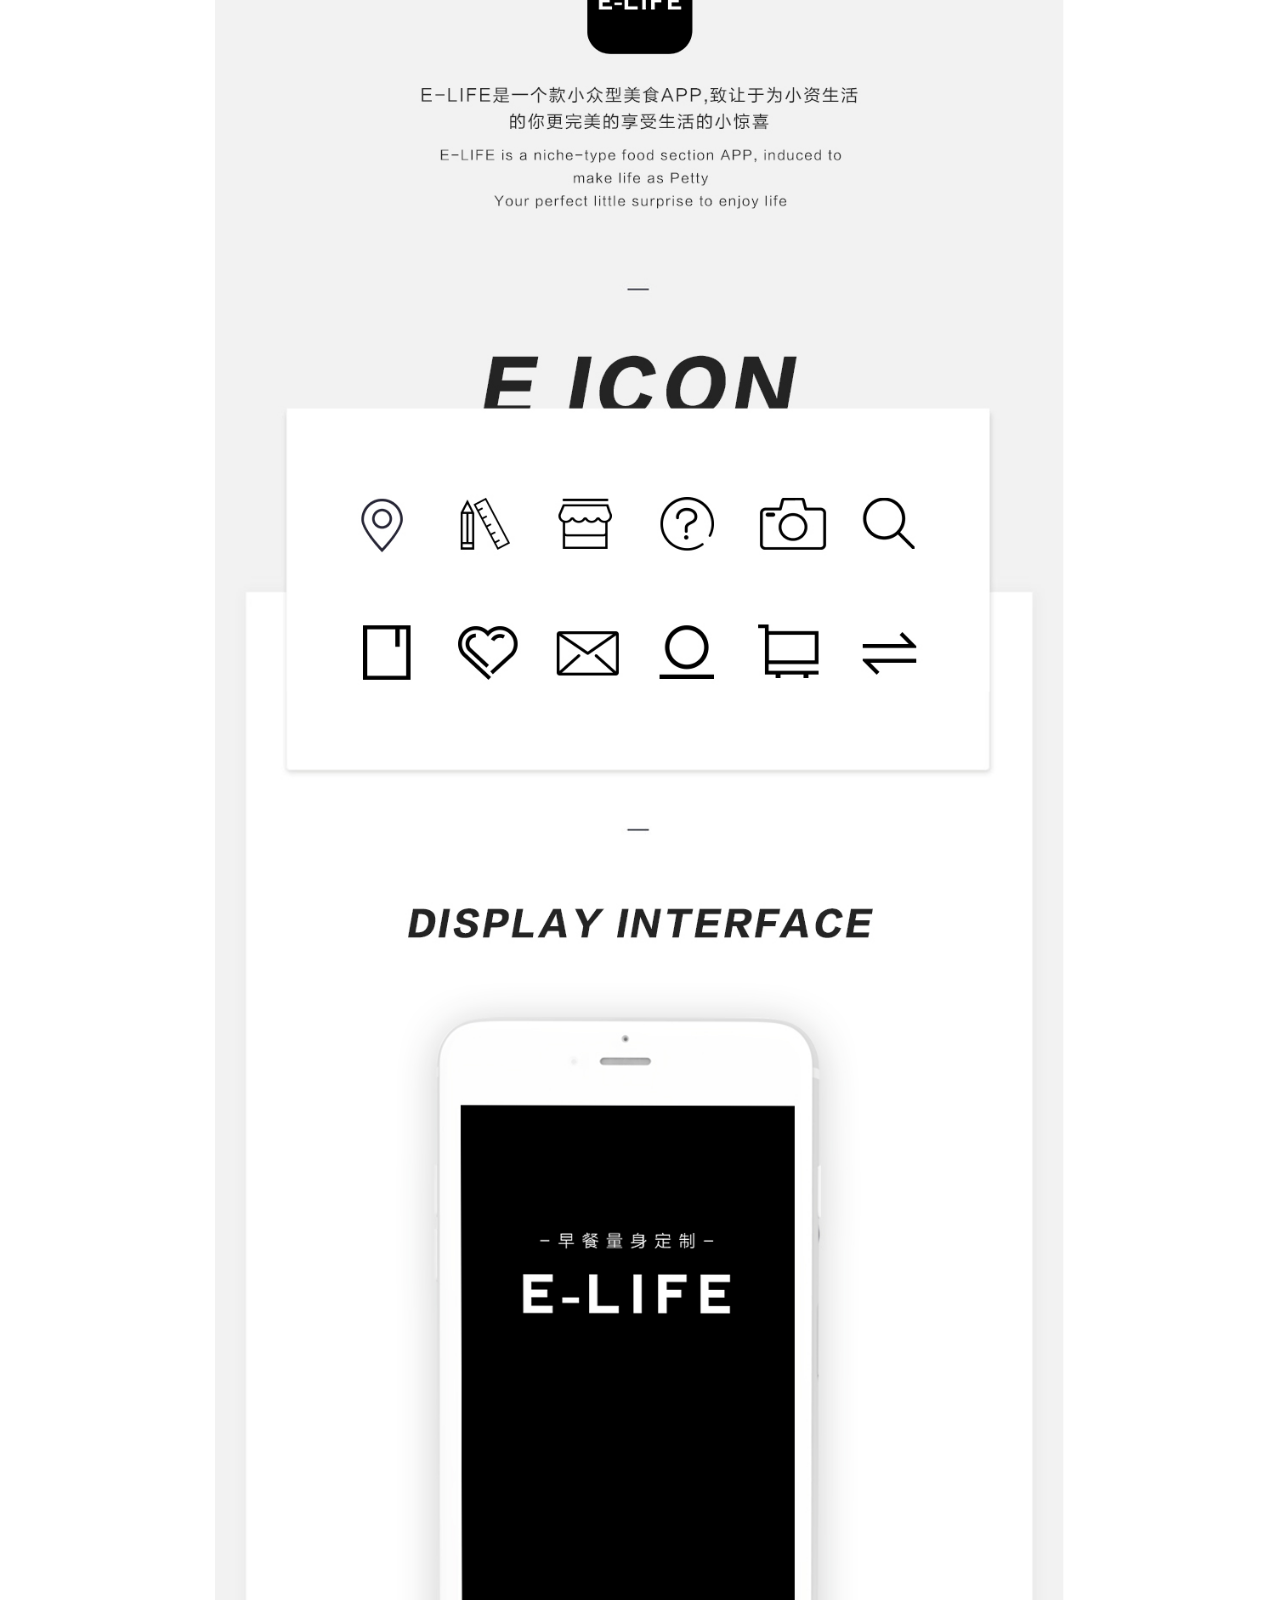
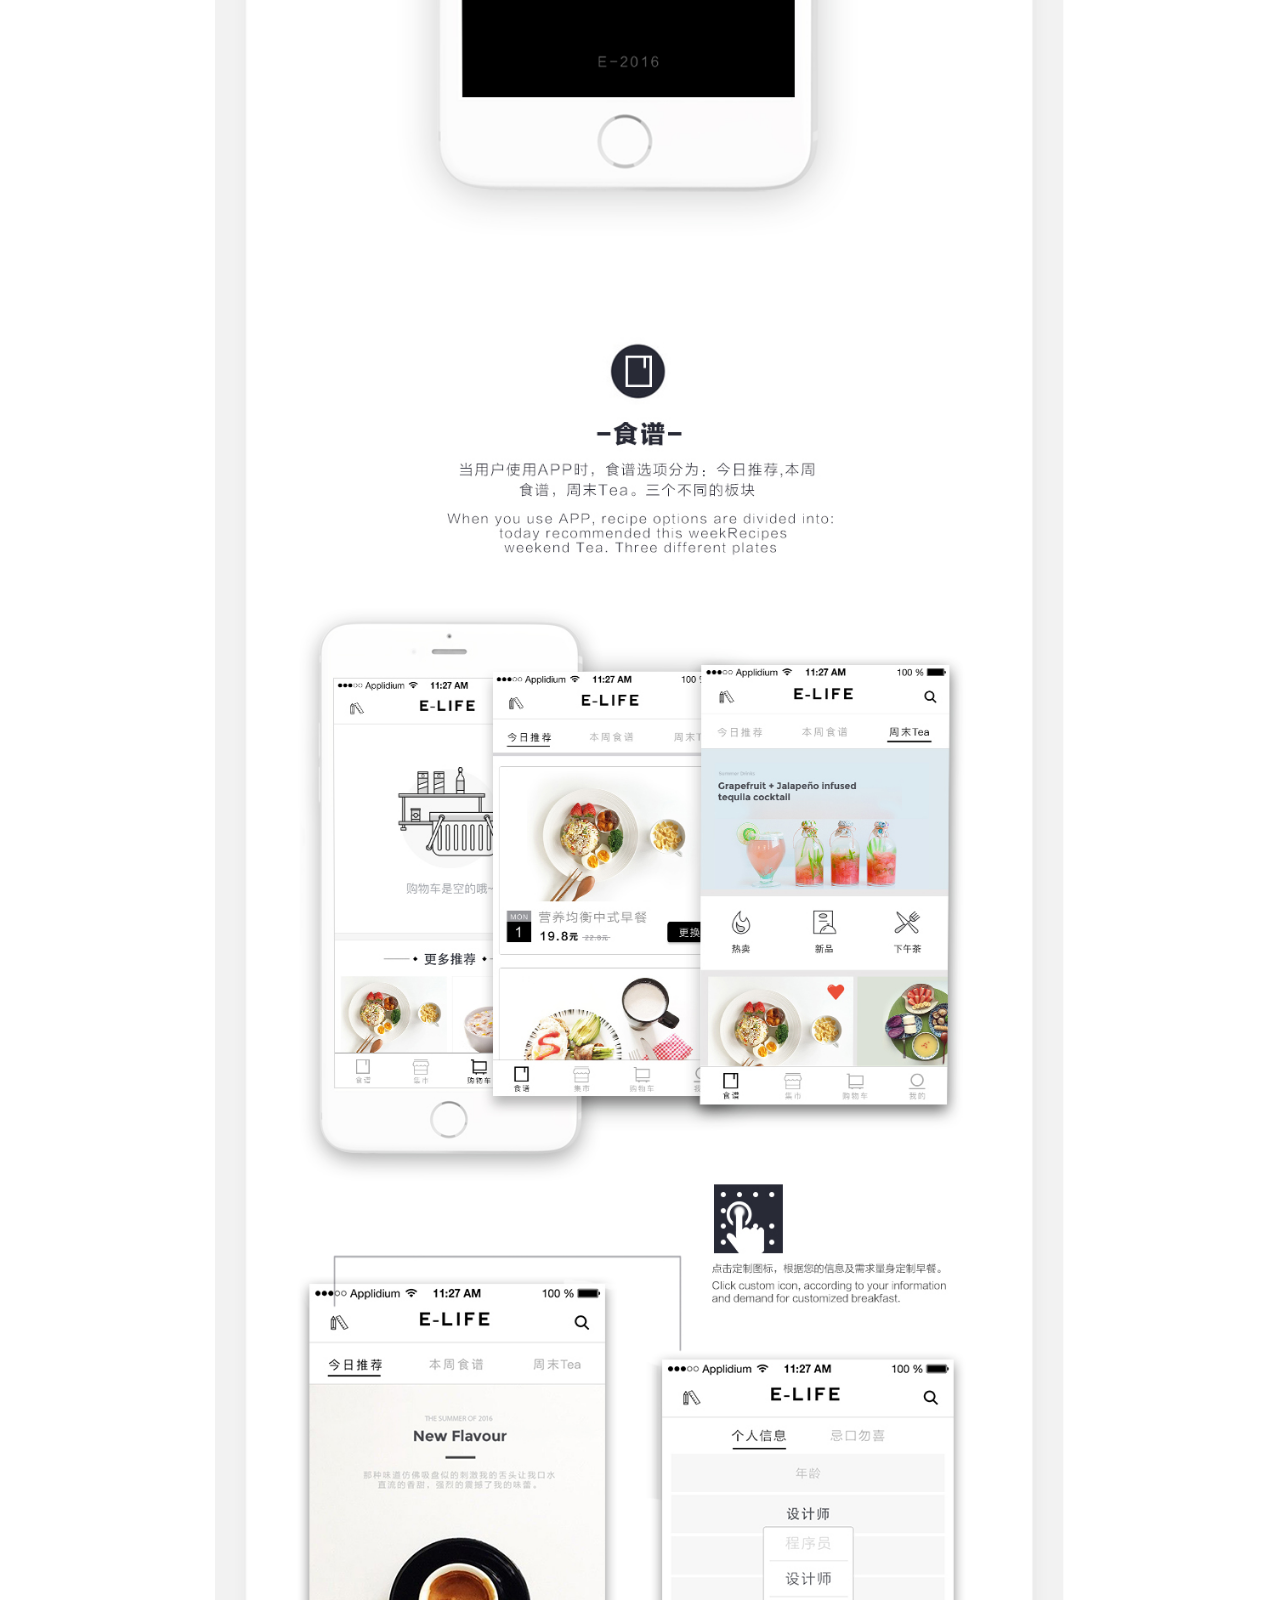
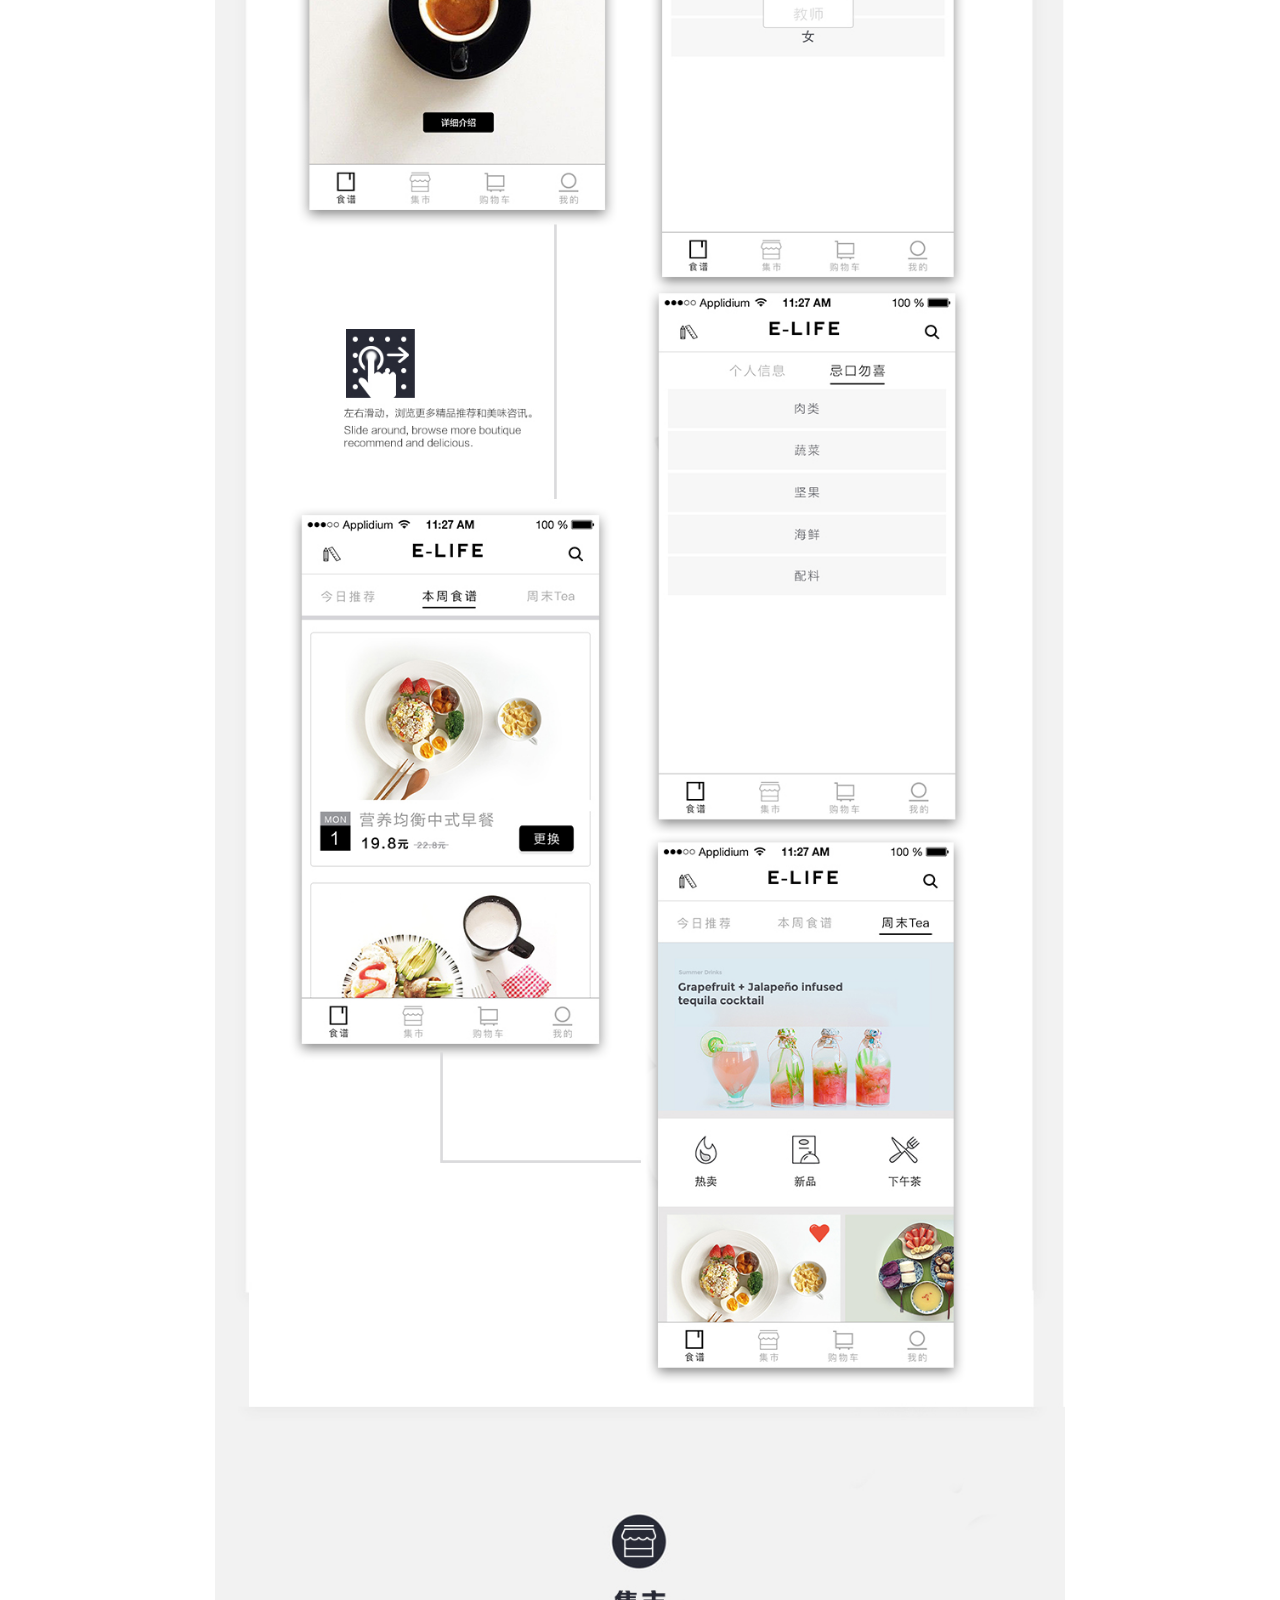
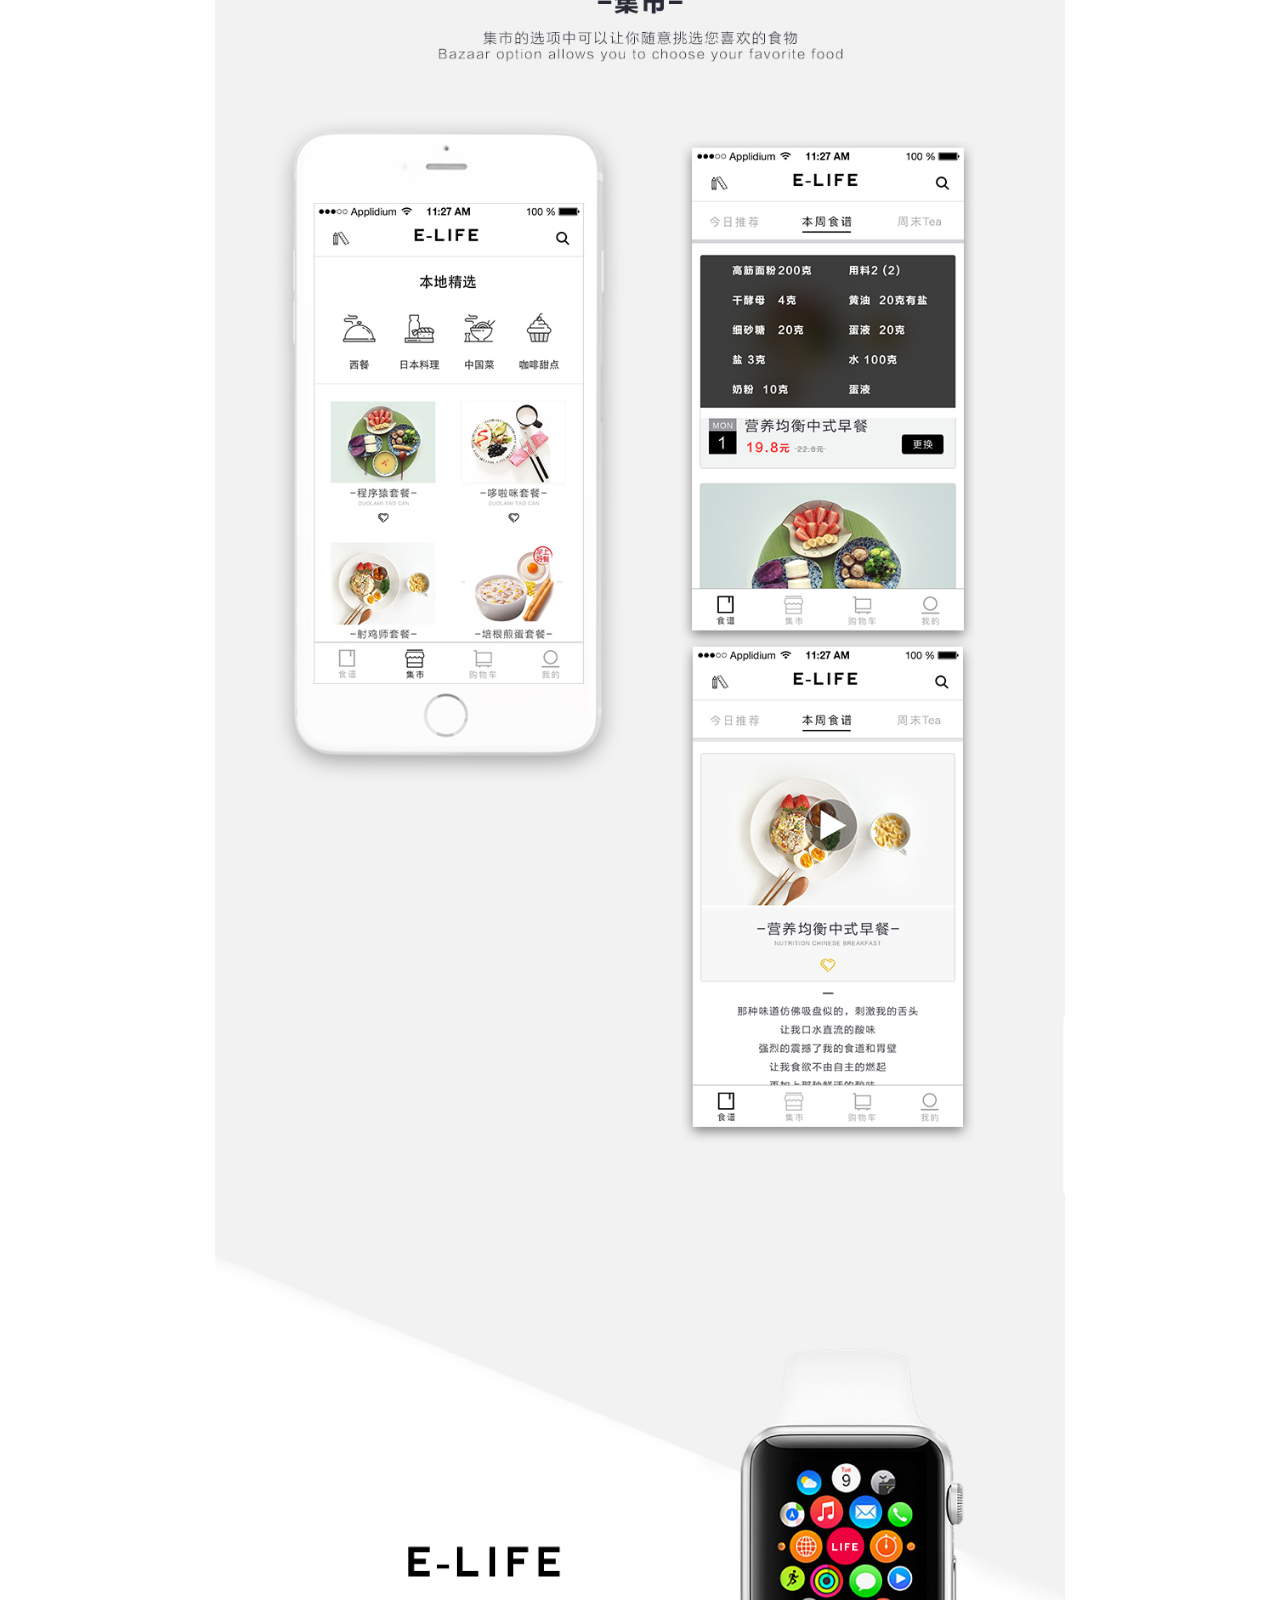
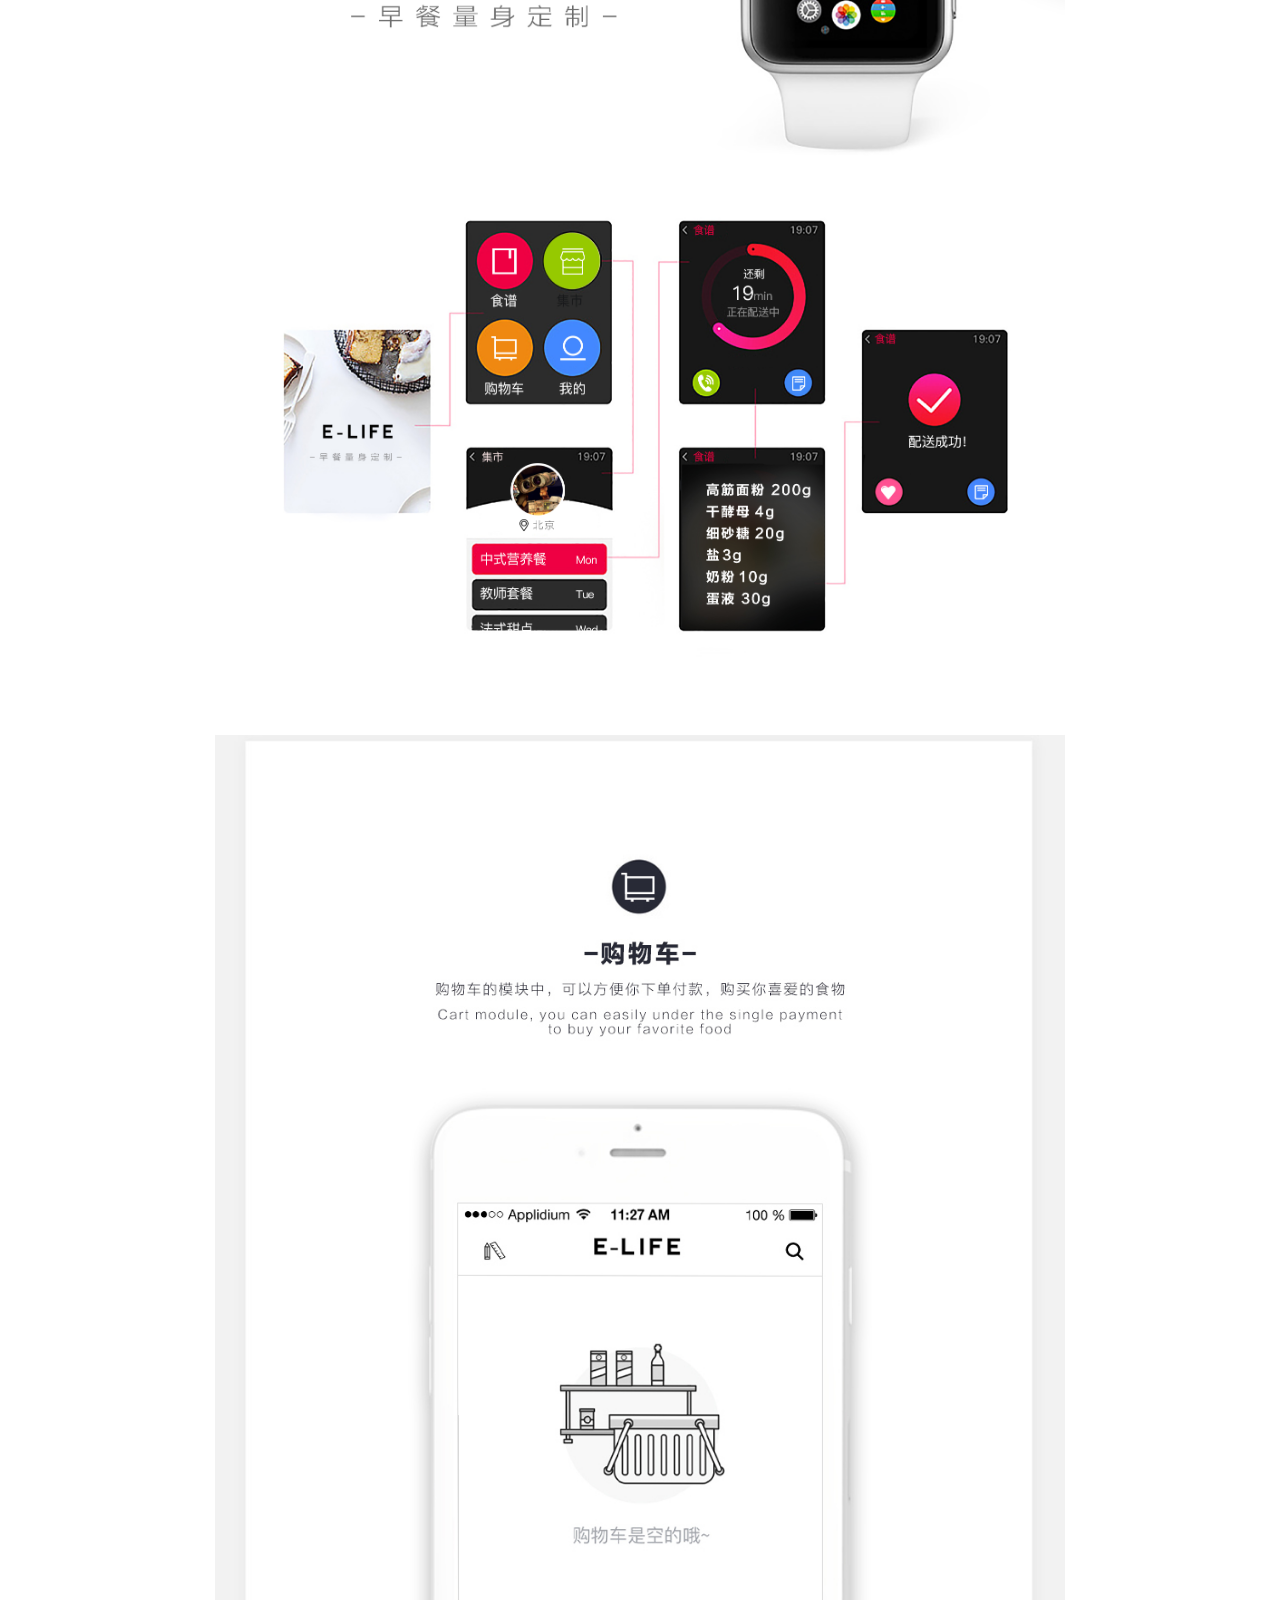
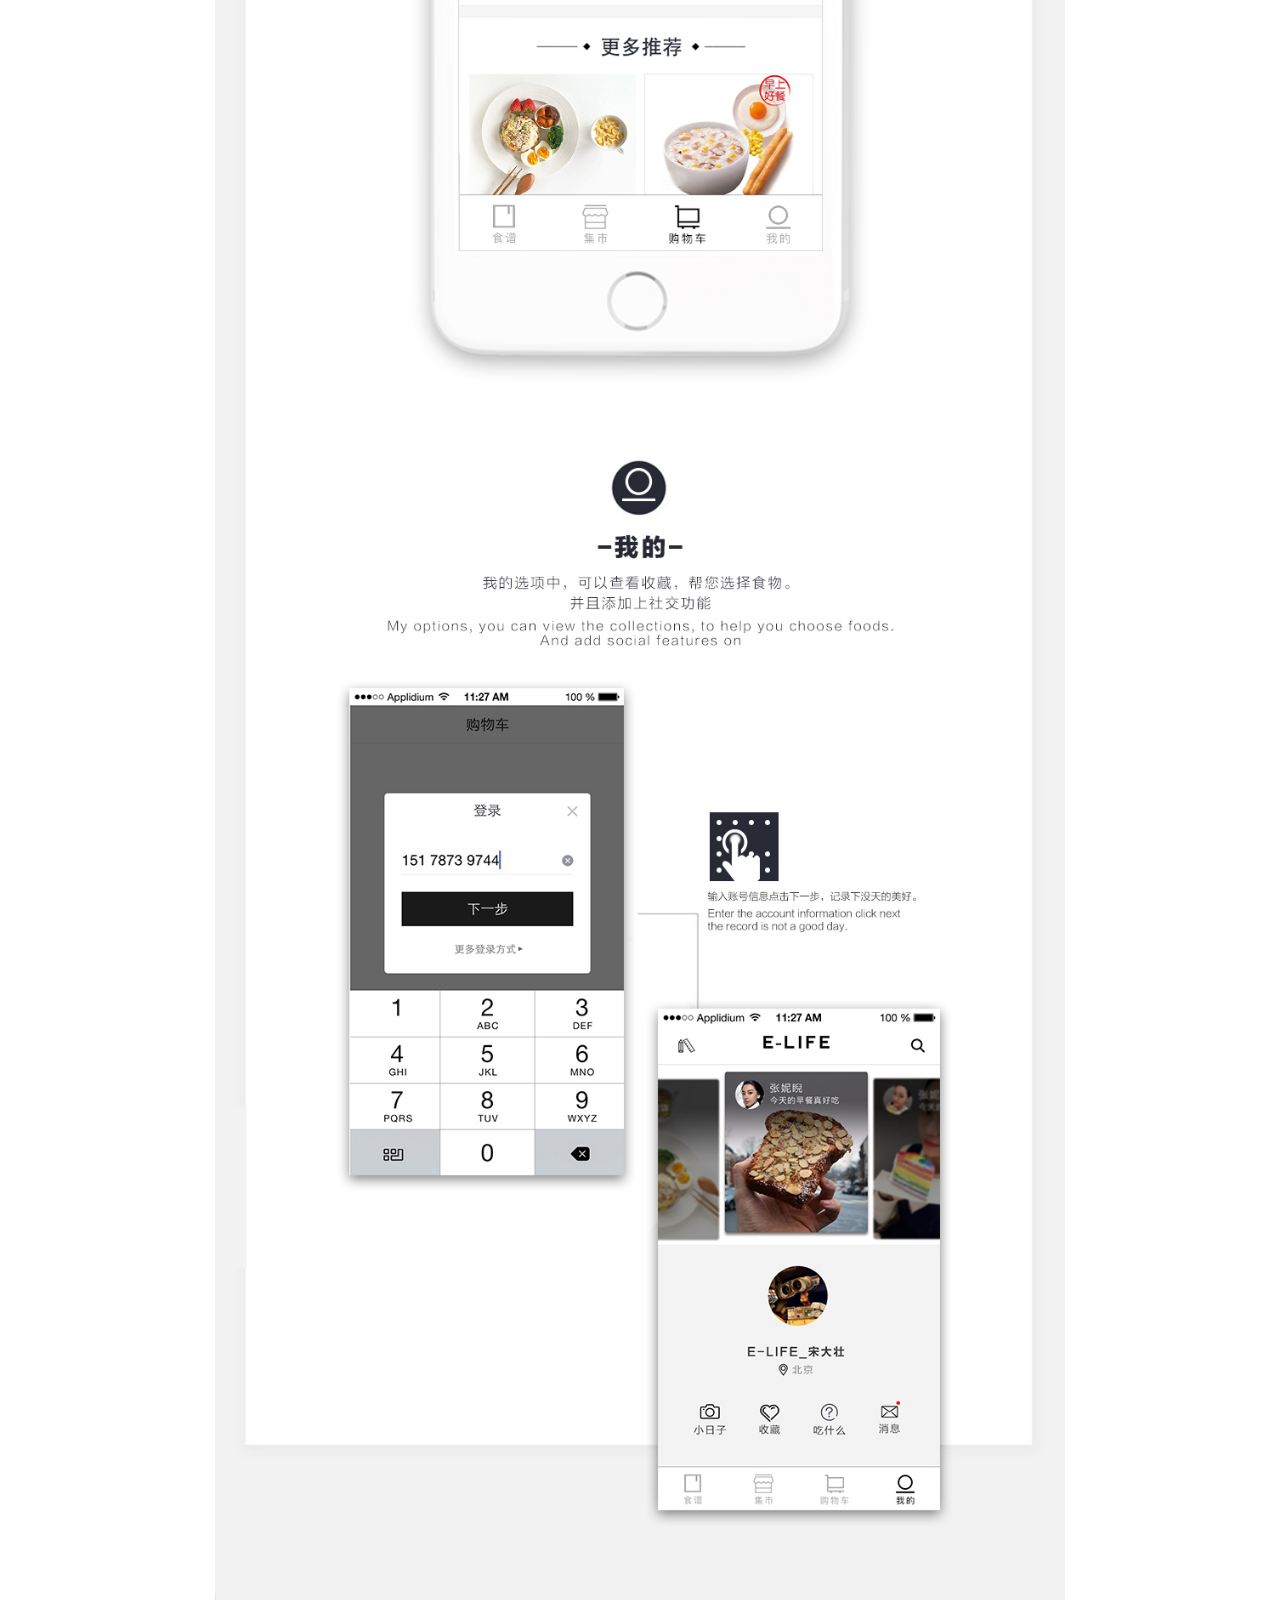
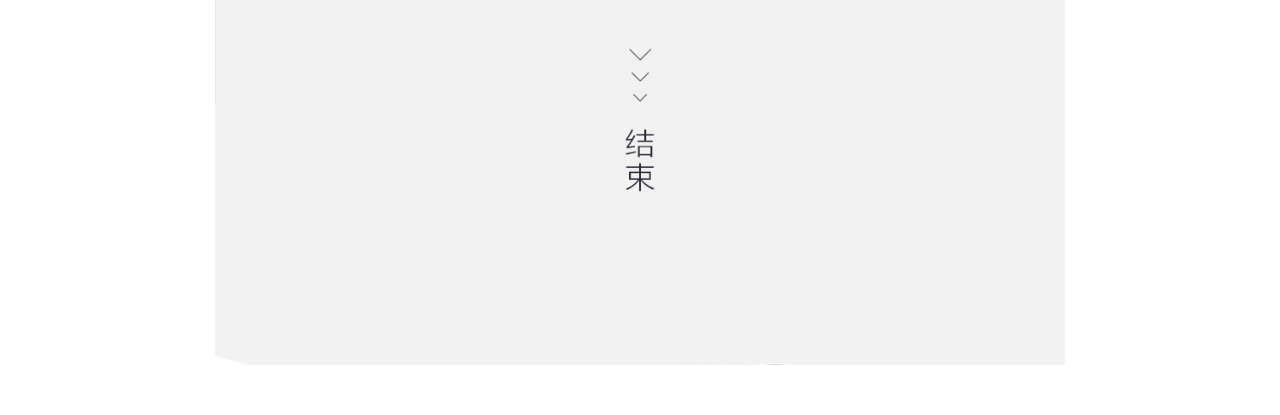
<file: view/food.html>
<!DOCTYPE html>
<html>
<head>
    <meta charset="UTF-8">
    <title>E-Life</title>
    <link rel="stylesheet" type="text/css" href="../css/reset.css"/>
    <link rel="stylesheet" type="text/css" href="../css/publick.css"/>
    <link rel="stylesheet" type="text/css" href="../css/UIUE.css"/>
</head>
<body>
<div id="a"></div>
<header id="header" >
    <h1 class="title" name="header">
        <a href="../index.html">回到主页</a>
    </h1>
    <nav class="menu">
        <a href="../resume.html">我的简历 </a>
        <a href="../work.html">全部作品 </a>
        <a href="../contact.html">联系方式 </a>
    </nav>
</header>
<section id="content">
    <div class="message">
        <a href="EAB.html"></a>
        <a href="Sociality.html"></a>
        <a href="SportGame.html"></a>
        <a href="food.html" class="current-4"></a>
        <a href="ECommerce.html"></a>
    </div>
    <div class="object">
        <img src="../img/object/E-LIFE/1.jpg" alt="">
        <img src="../img/object/E-LIFE/2.jpg" alt="">
        <img src="../img/object/E-LIFE/3.jpg" alt="">
    </div>
    <a href="#a" class="toTop">回到顶部</a>
</section>
</body>
</html>
</file>
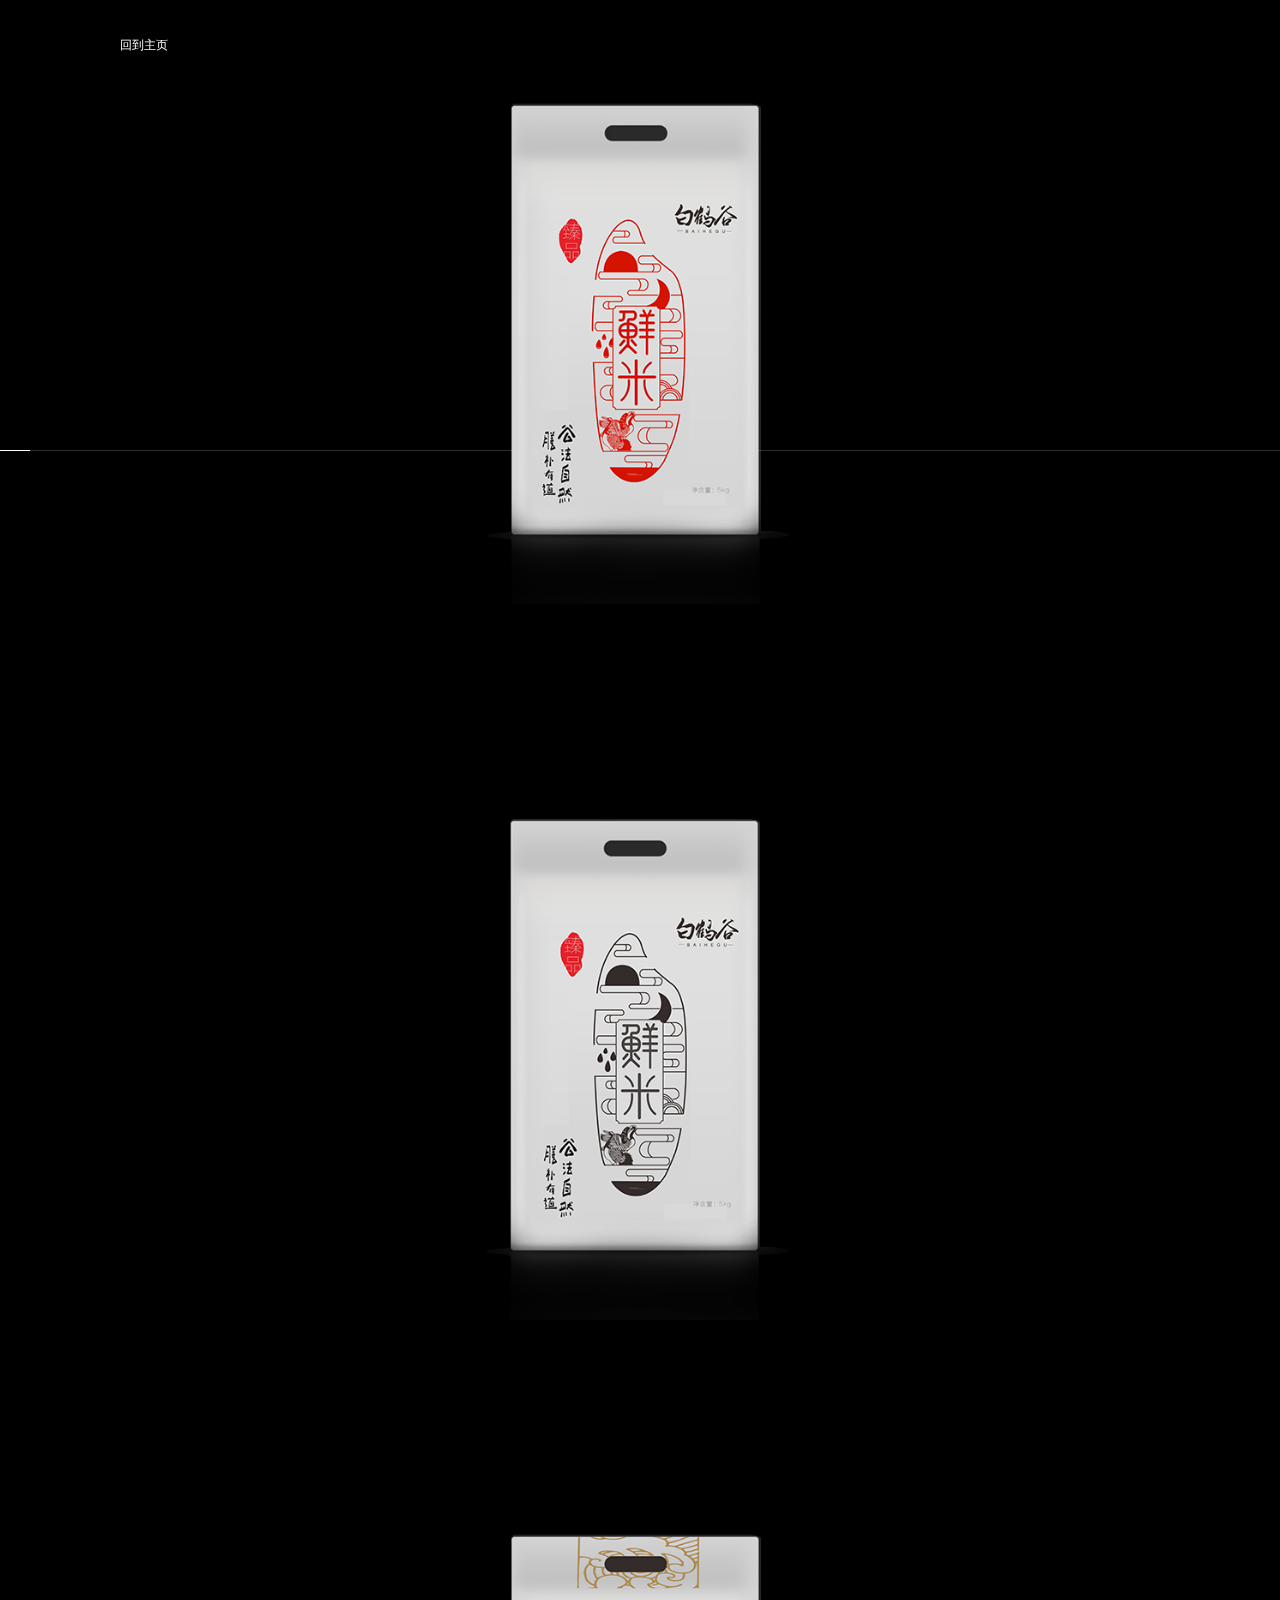
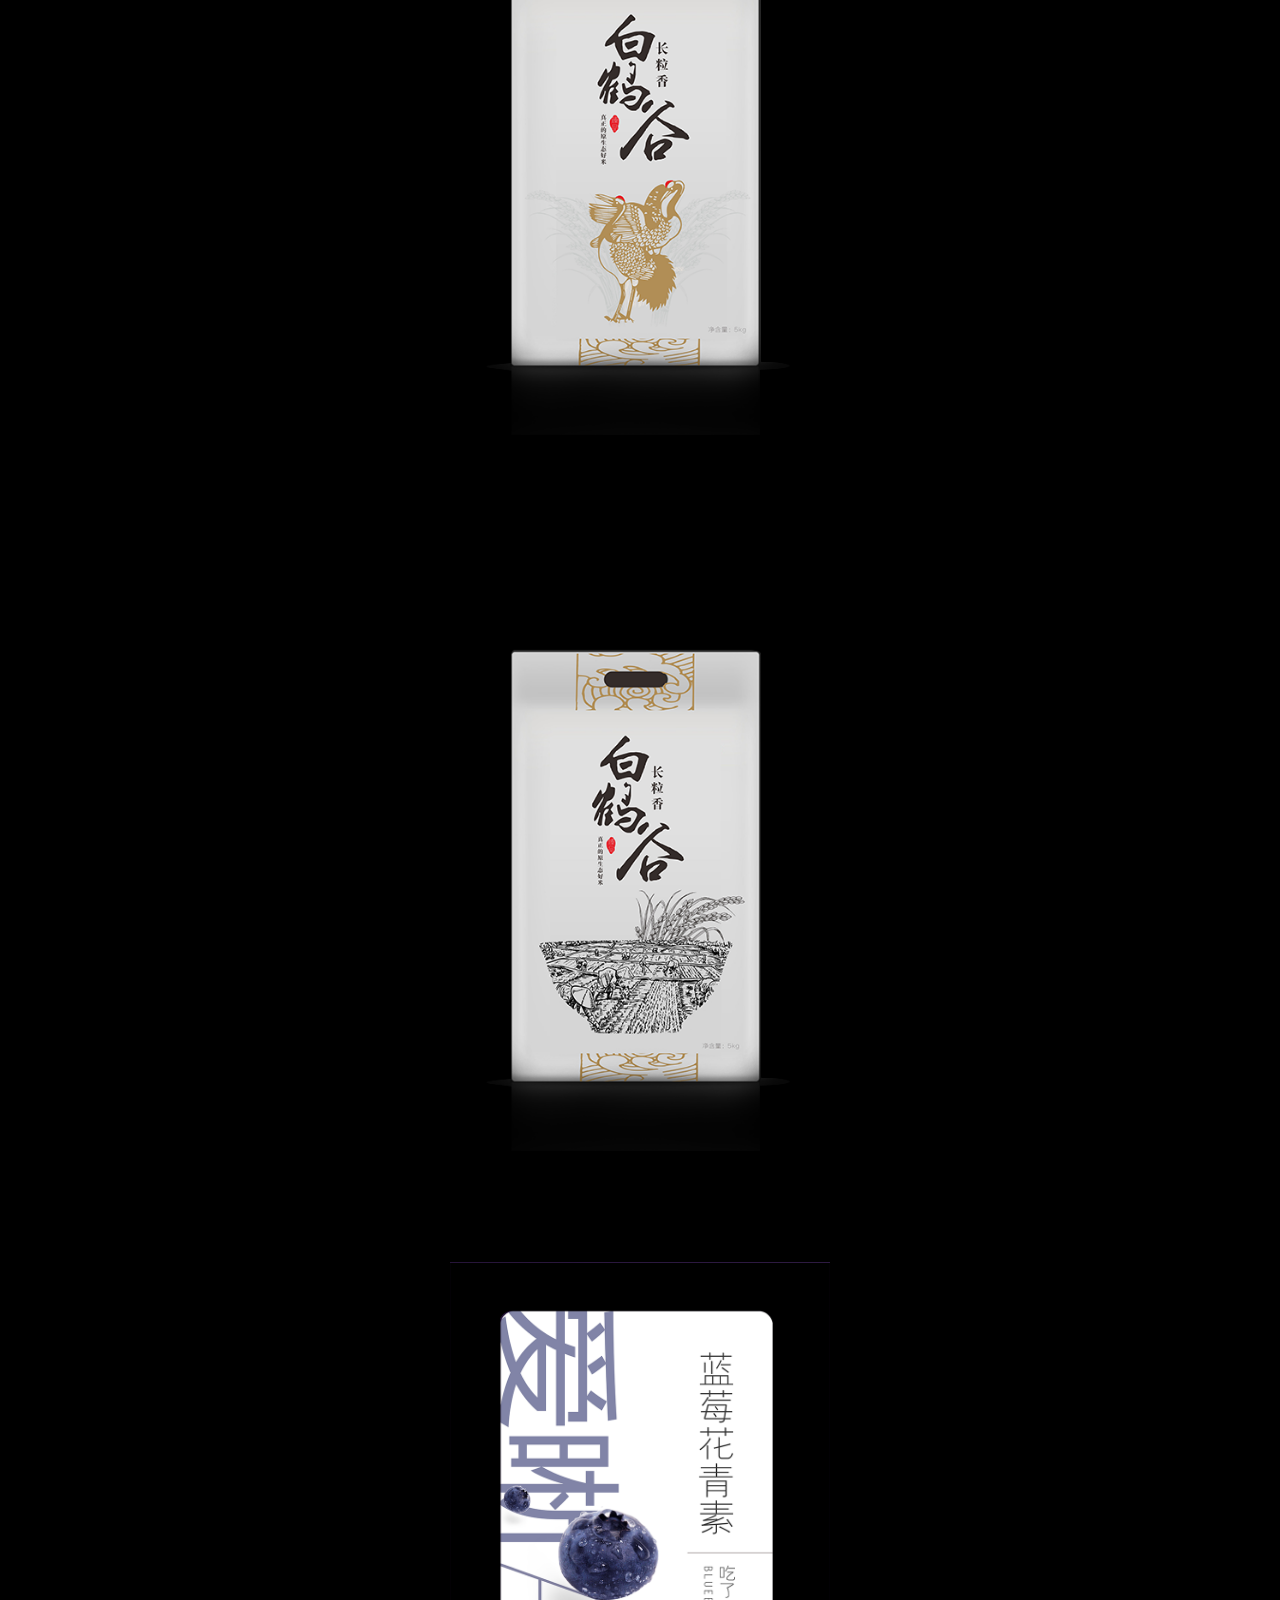
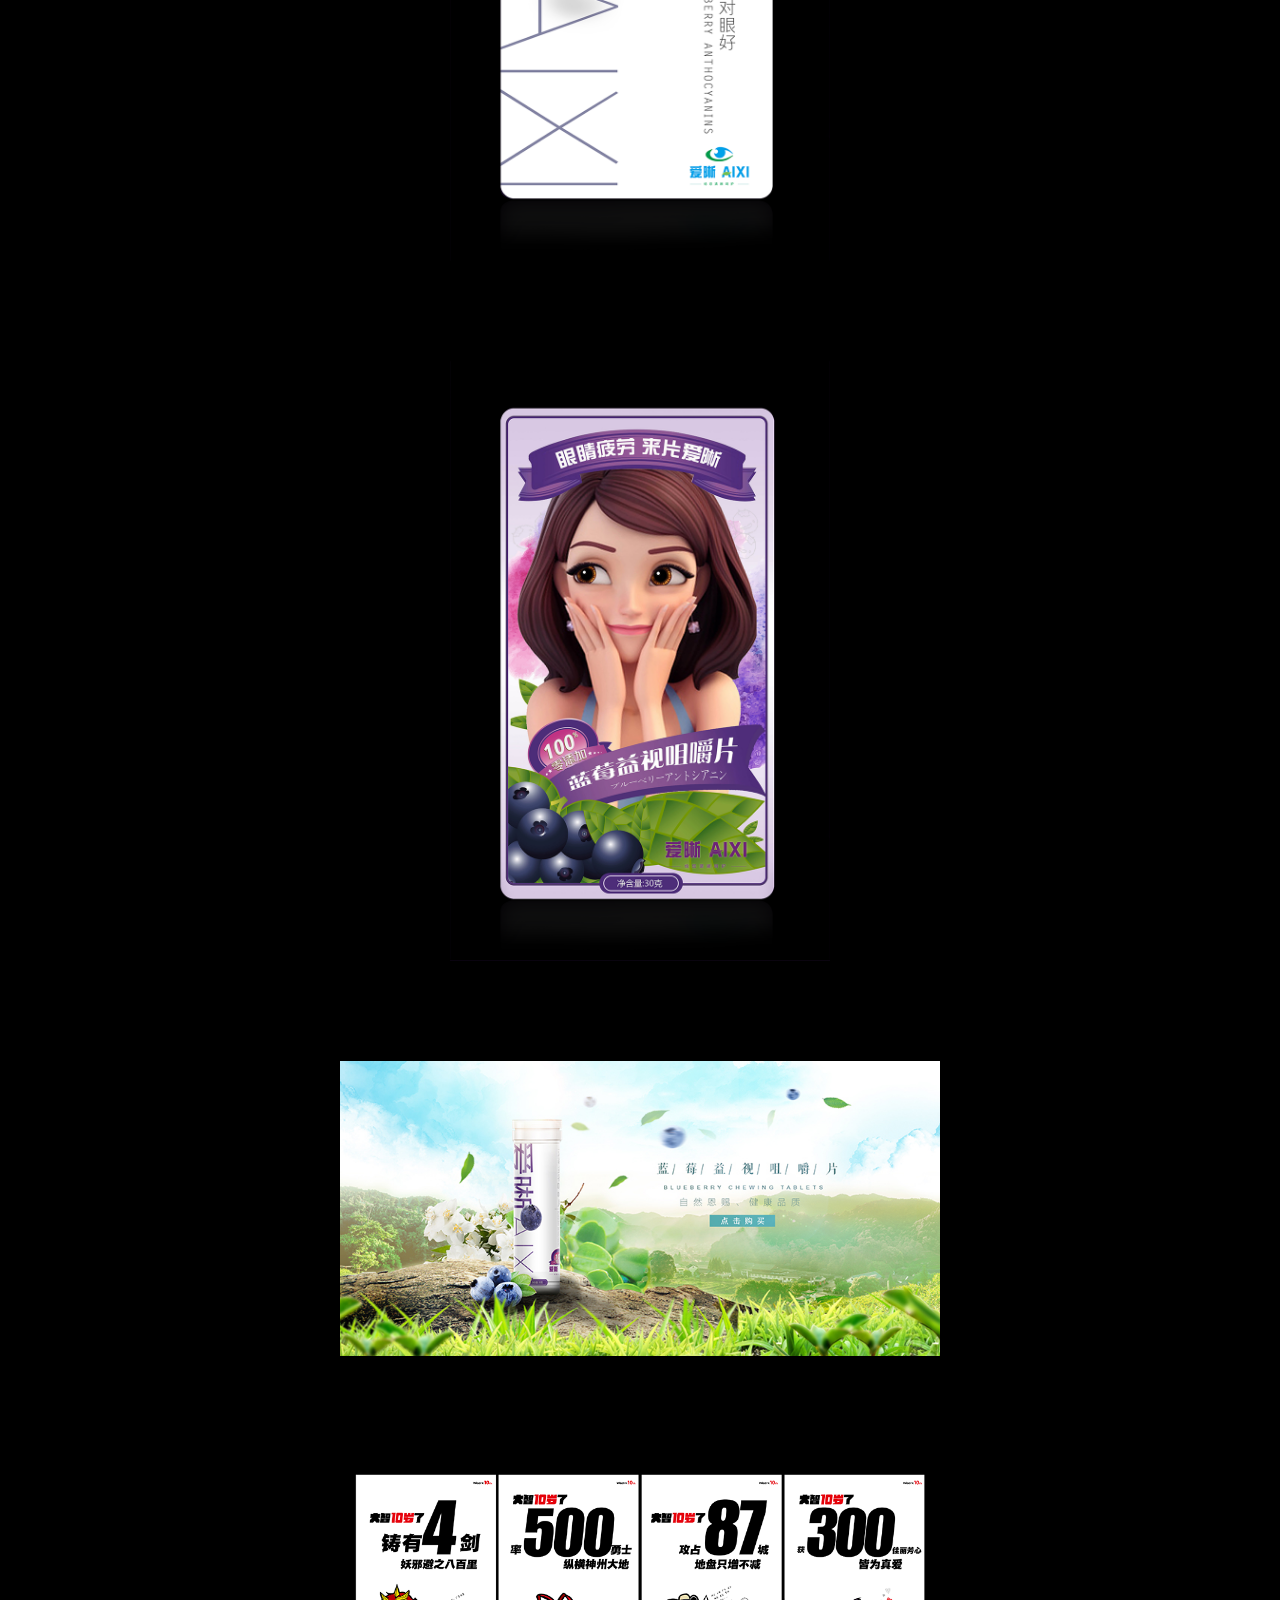
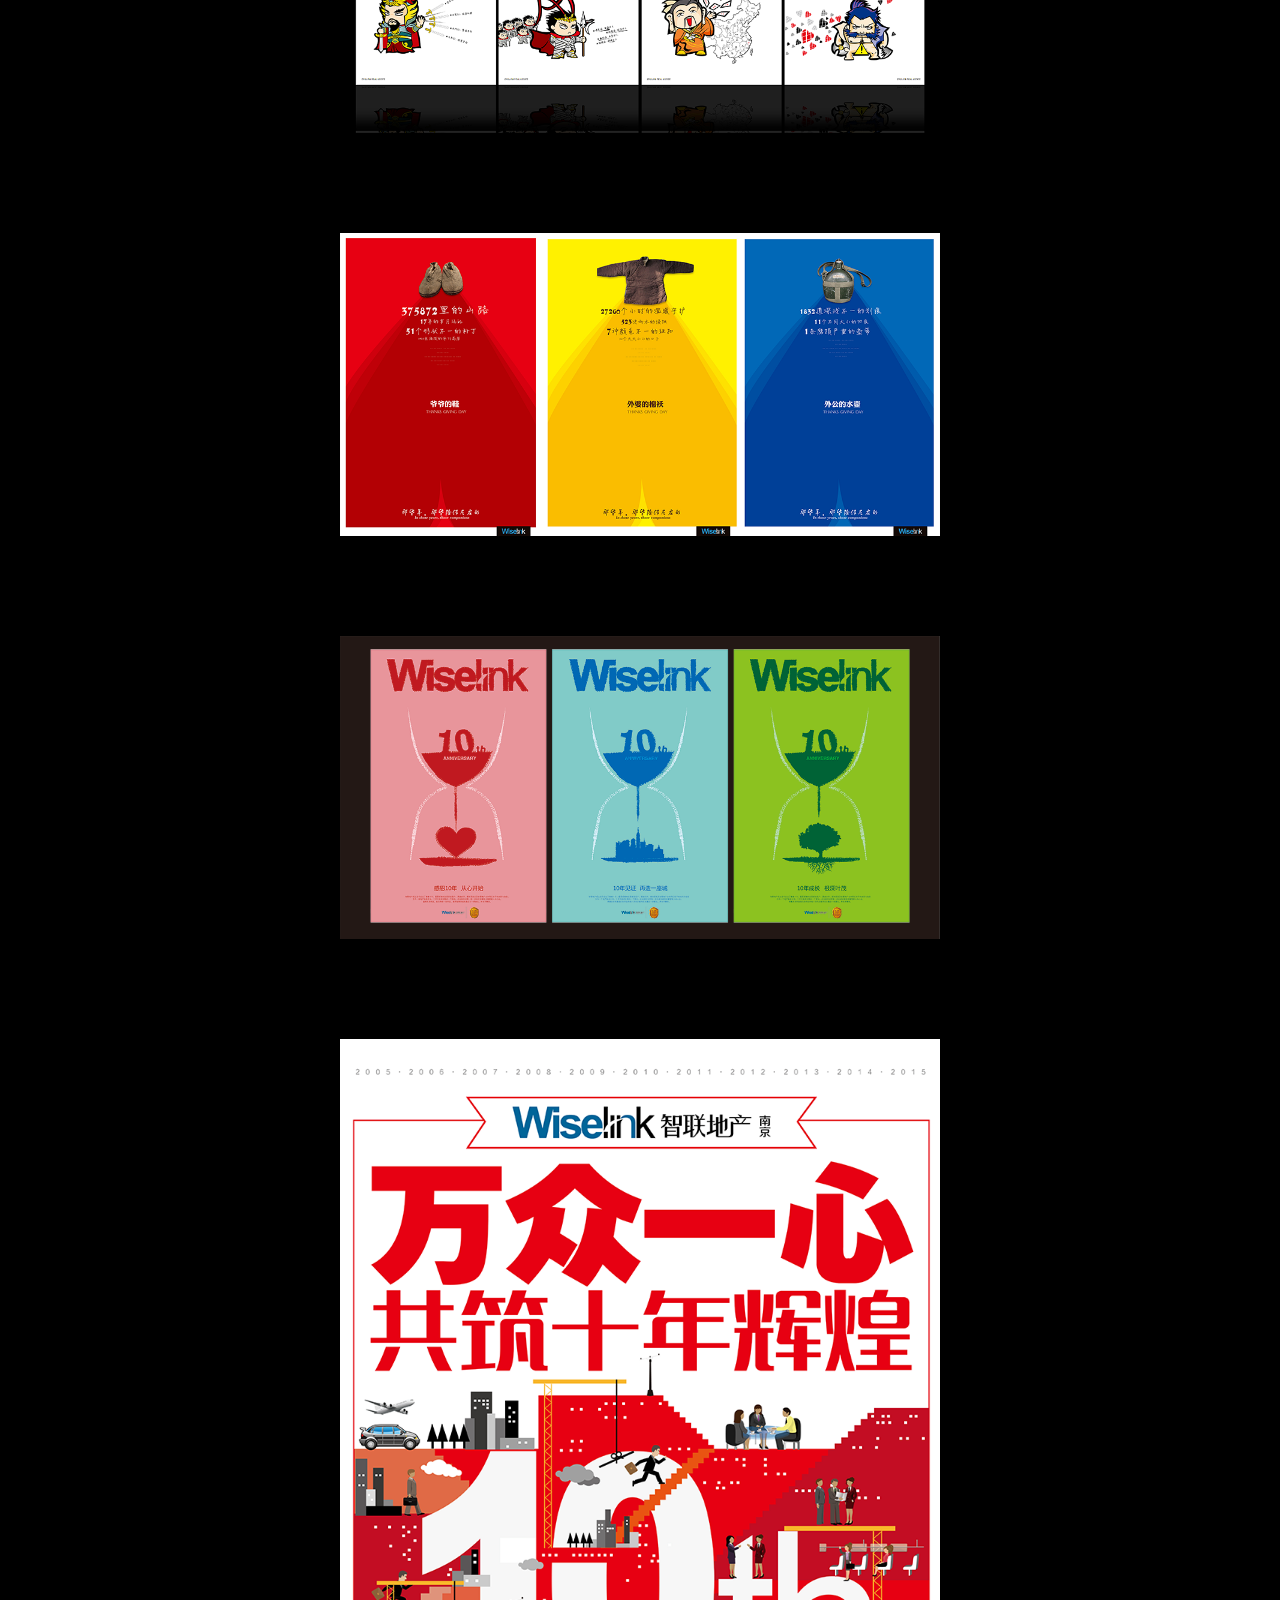
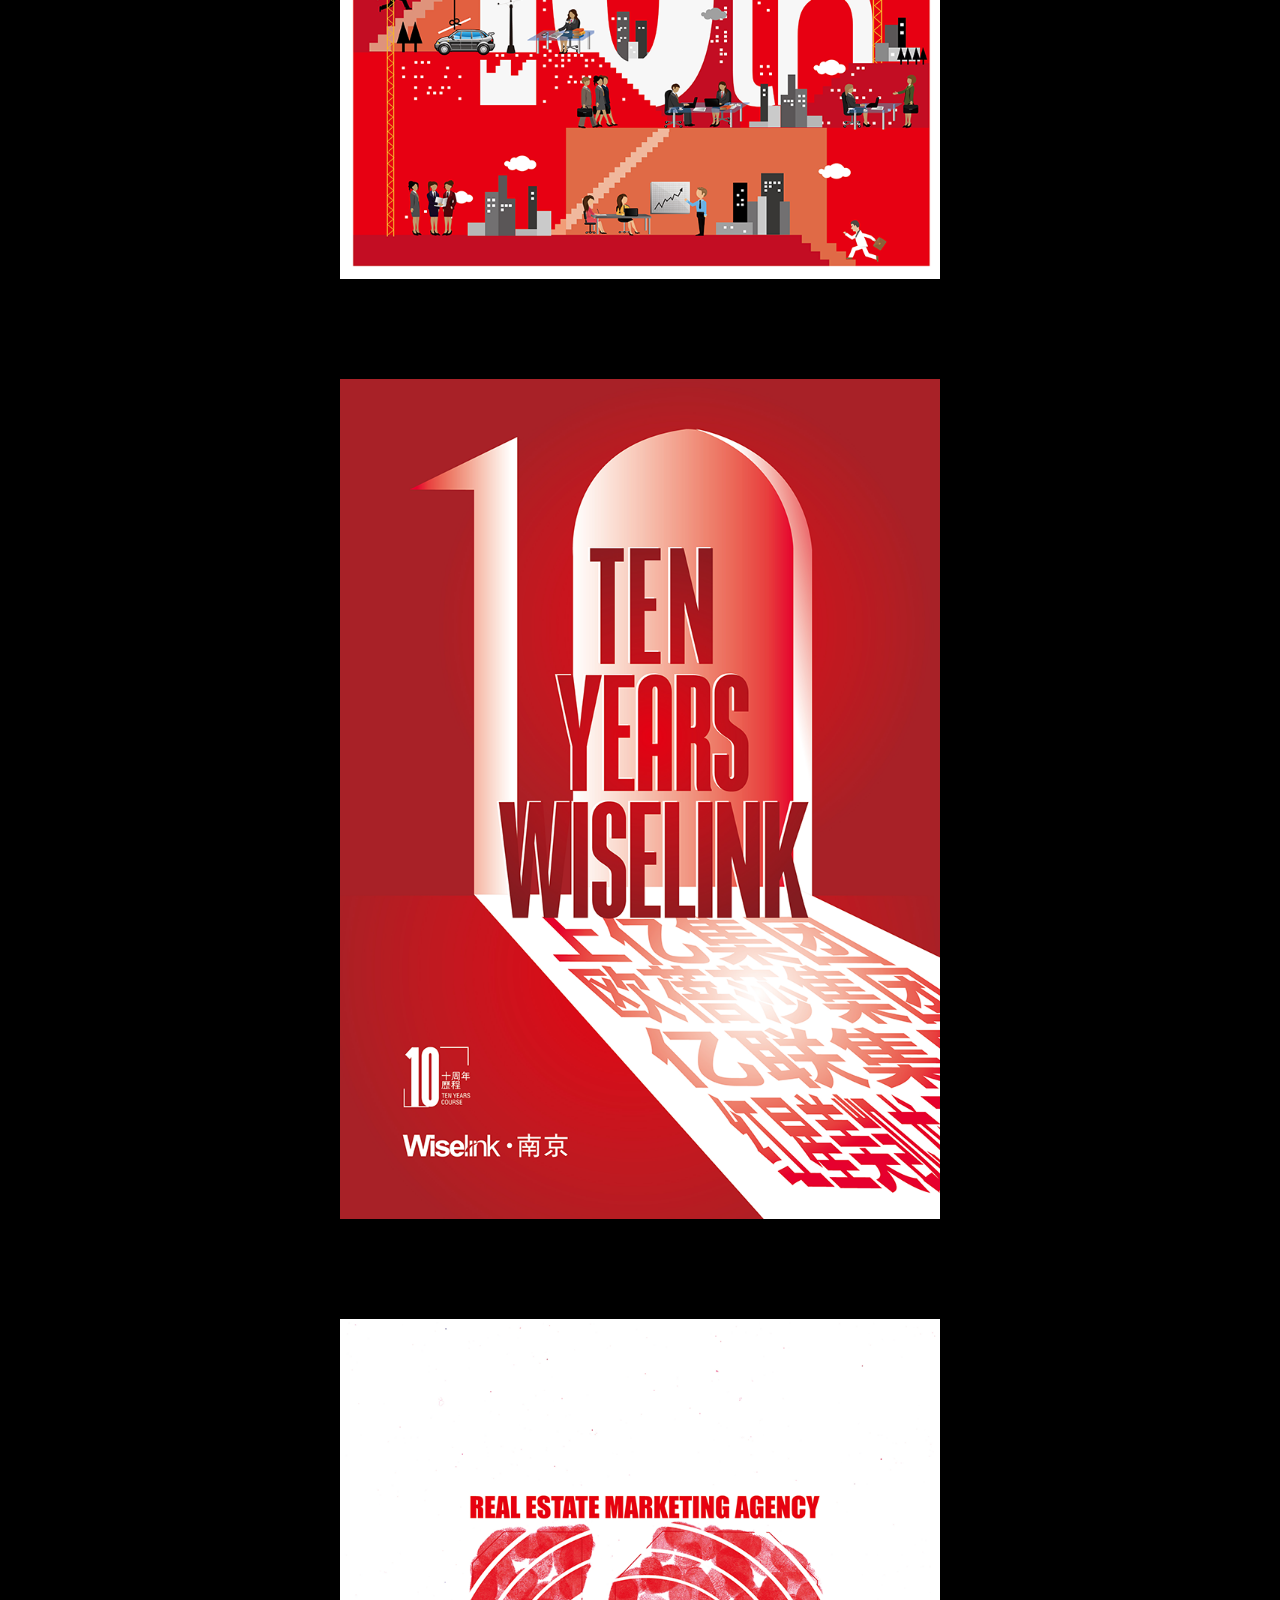
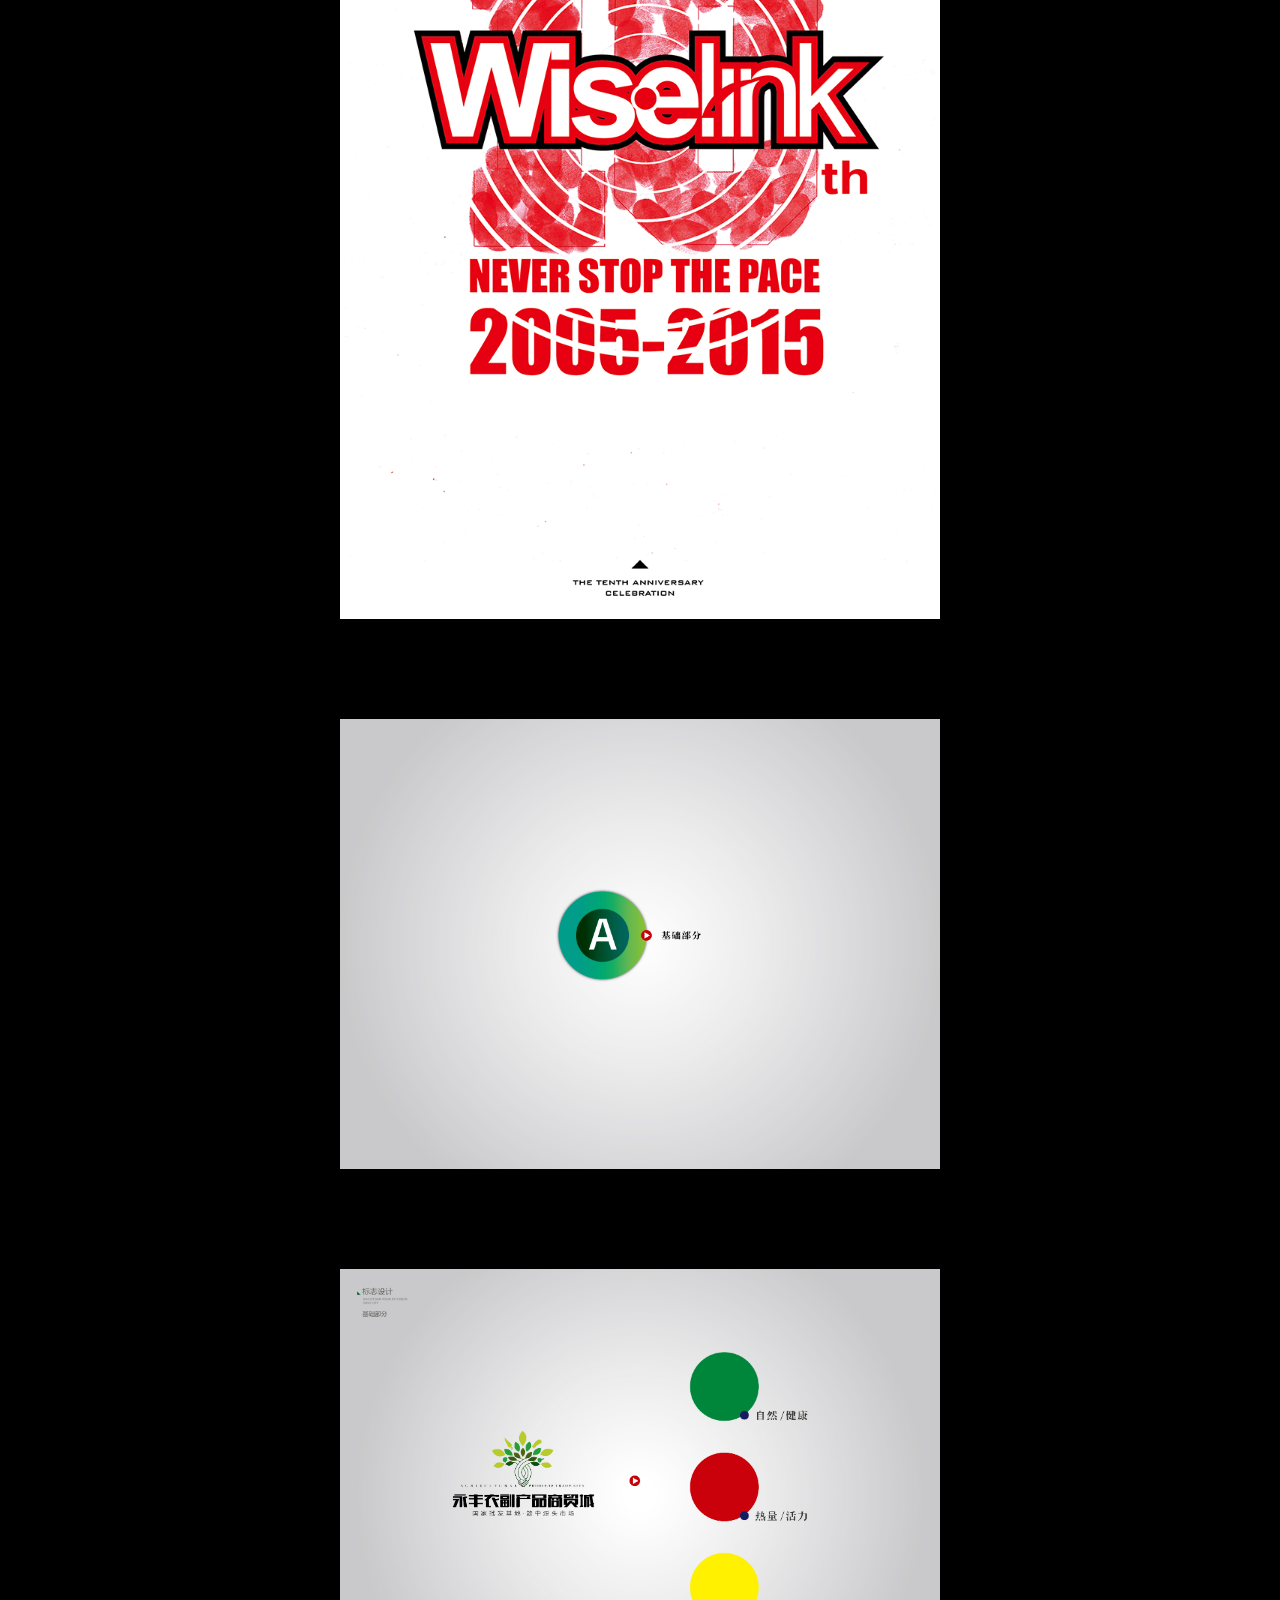
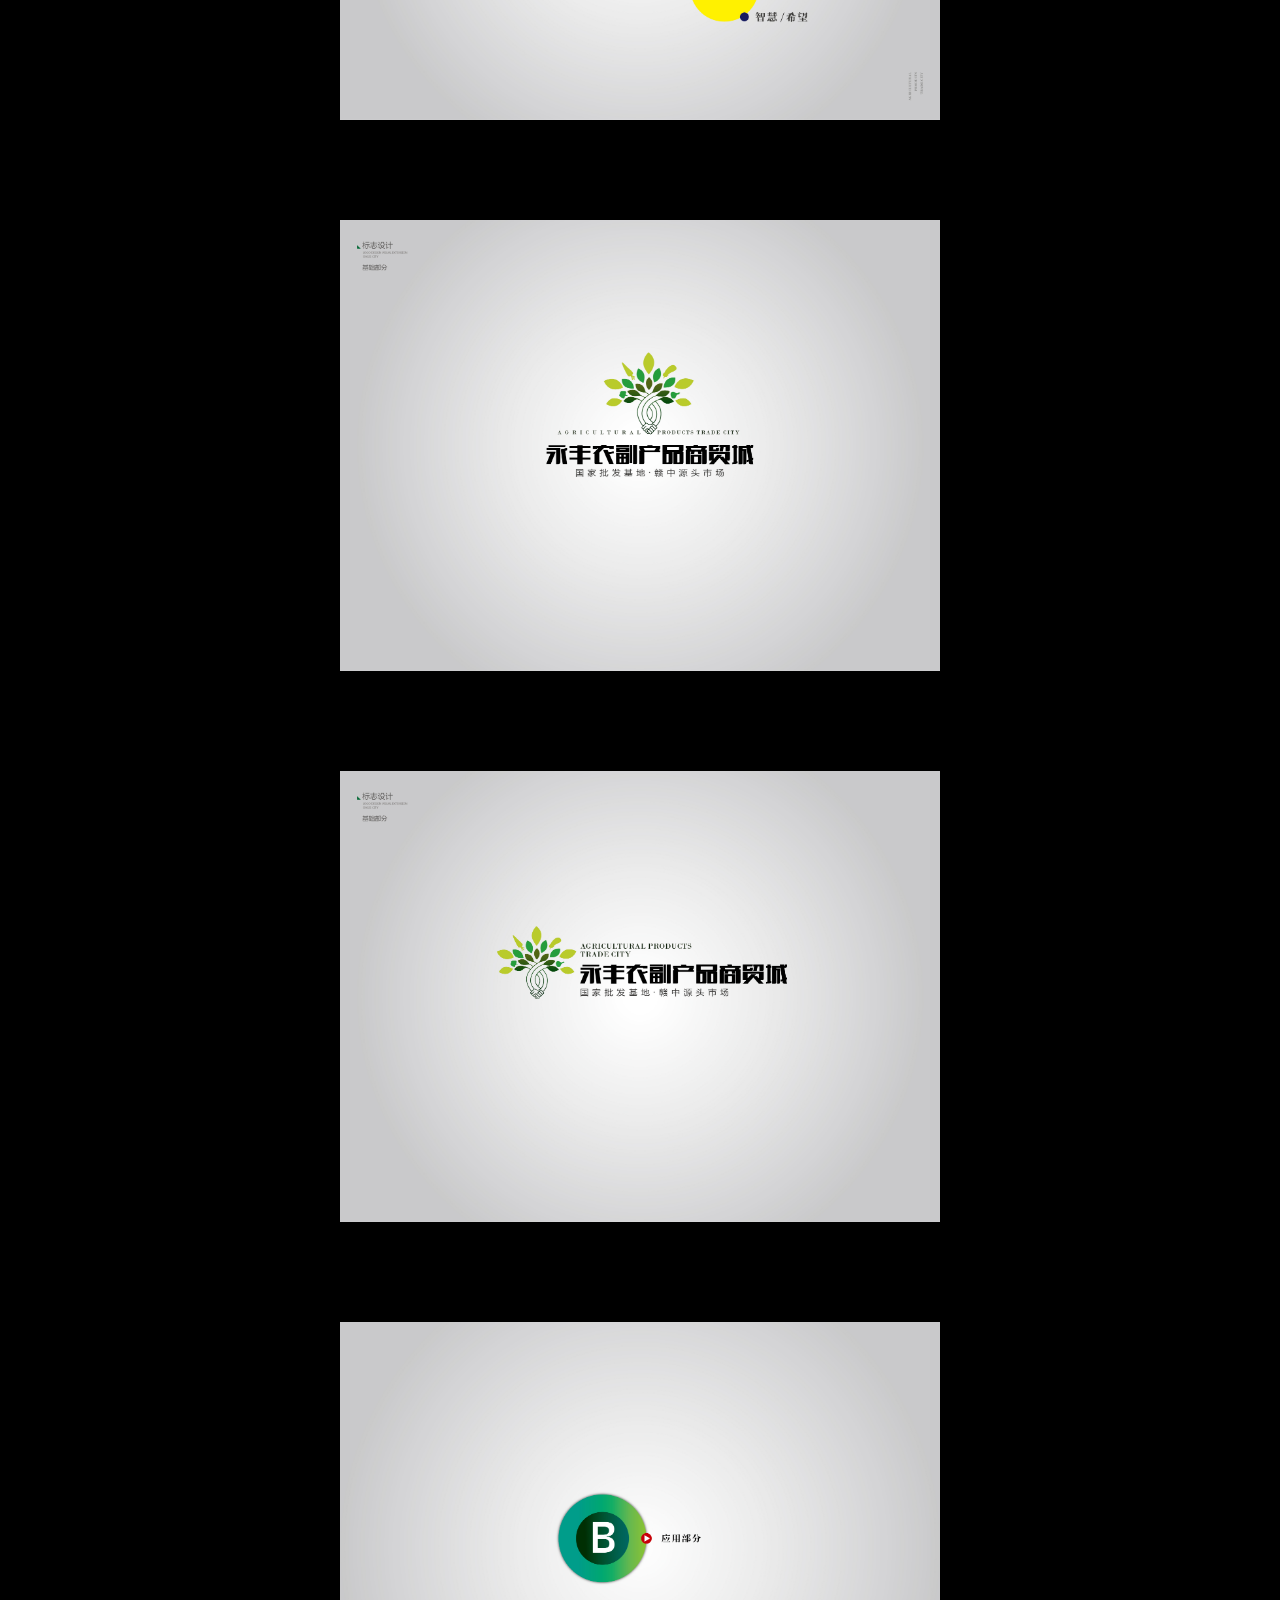
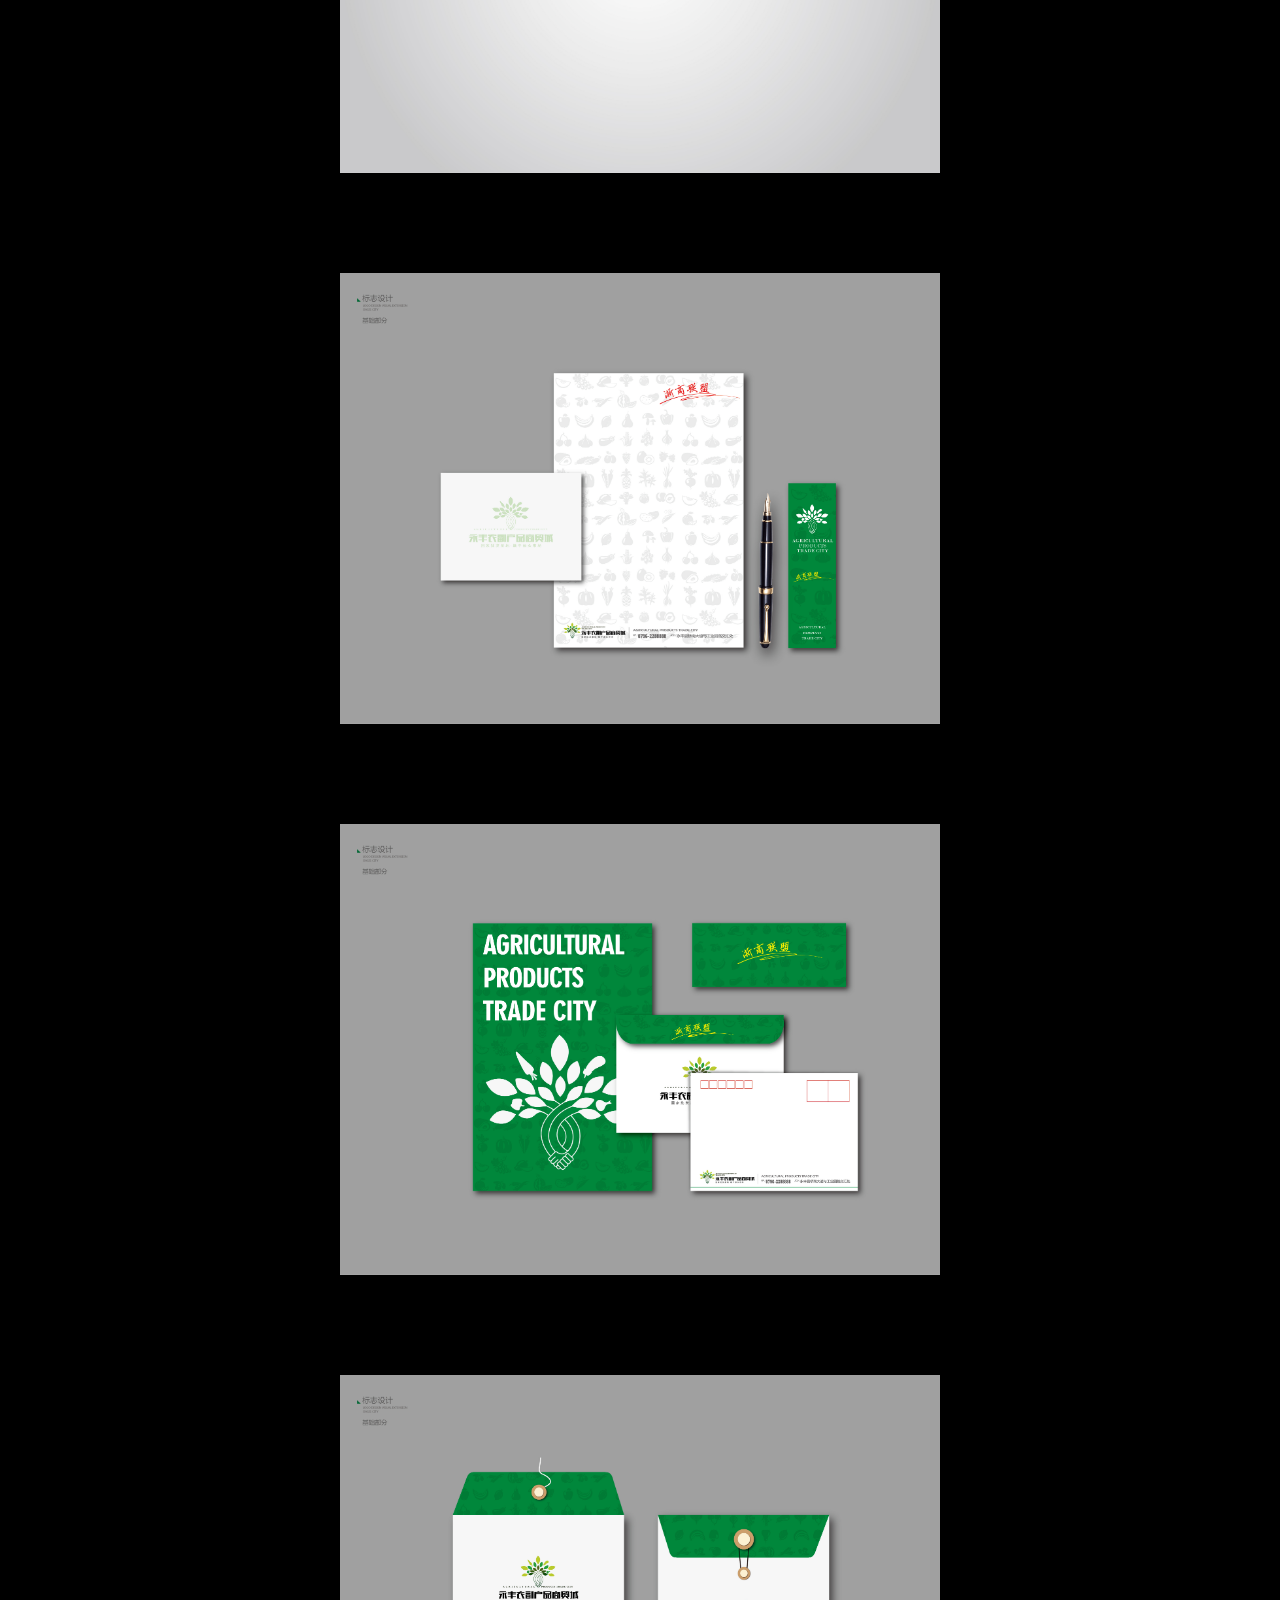
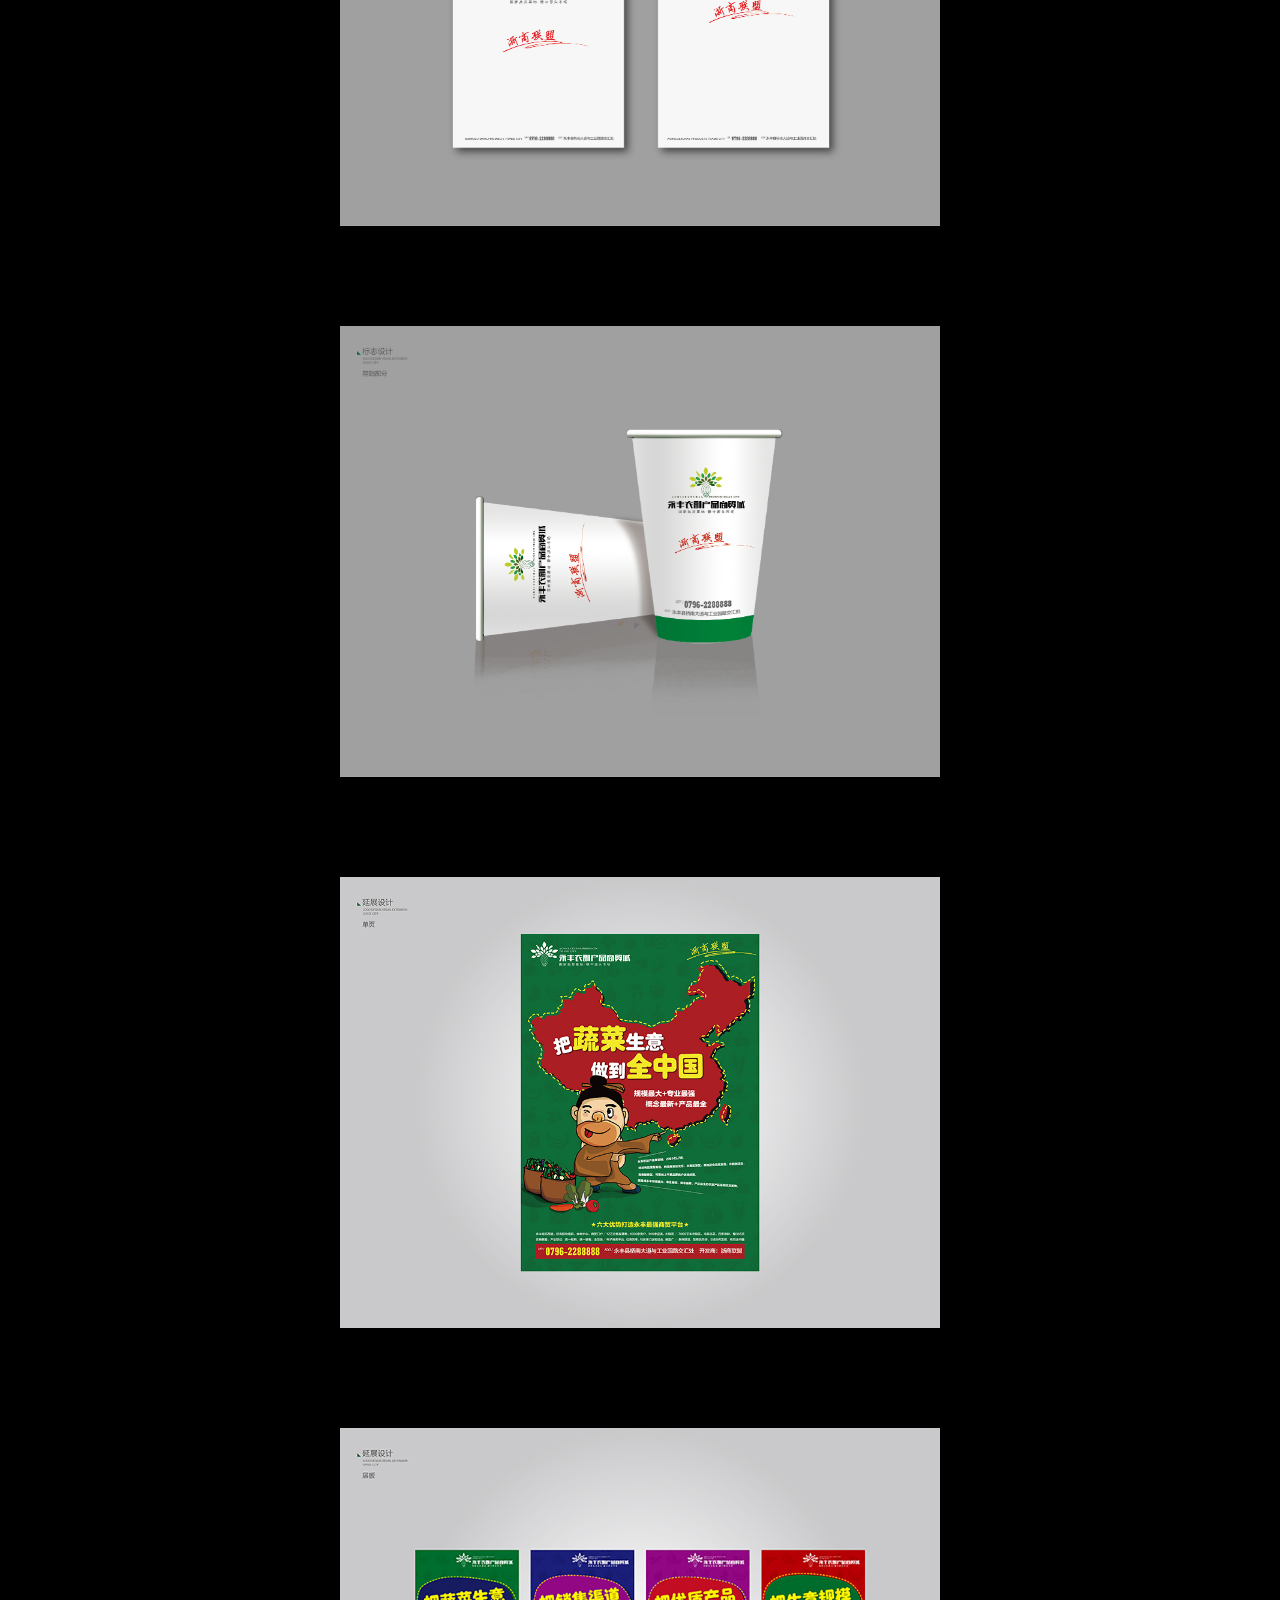
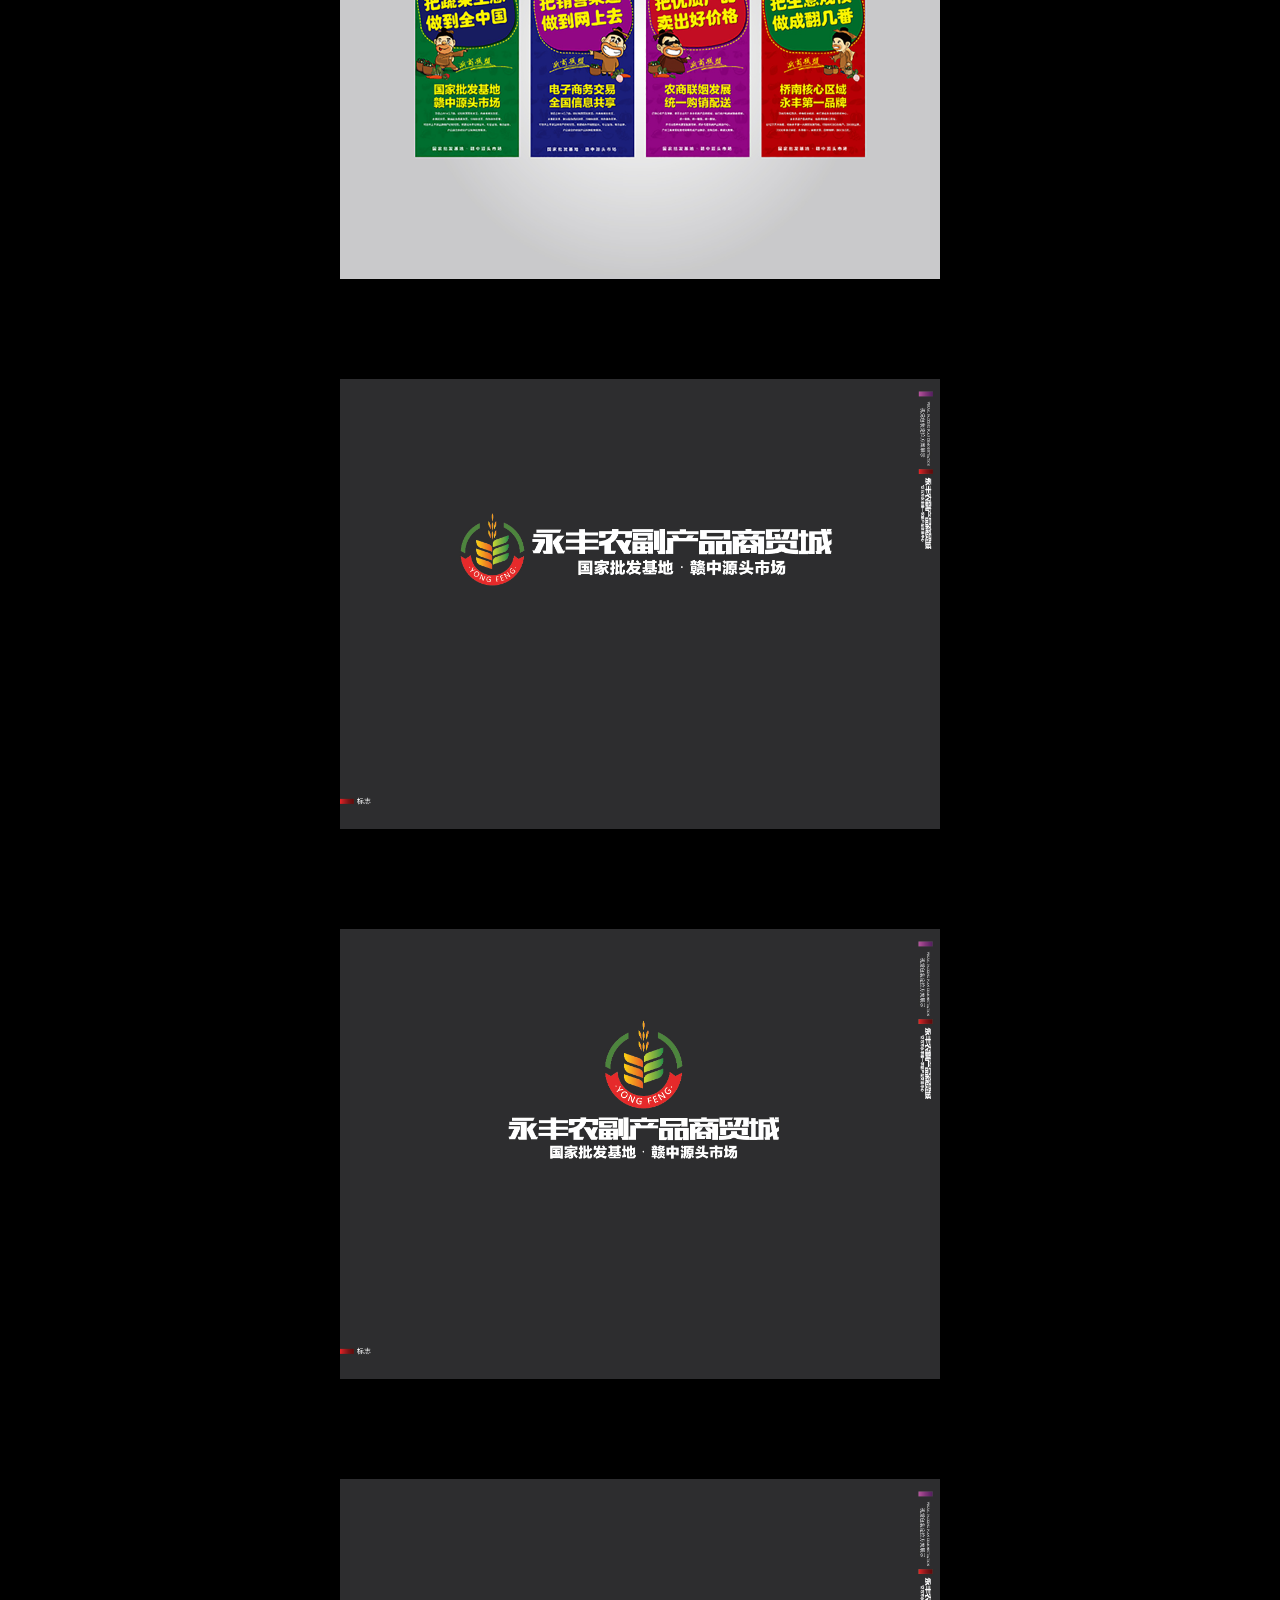
<file: view/GraphicWork.html>
<!DOCTYPE html>
<html>
<head>
    <meta charset="UTF-8">
    <title>Graphic Work</title>
    <link rel="stylesheet" type="text/css" href="../css/reset.css"/>
    <link rel="stylesheet" type="text/css" href="../css/publick.css"/>
    <link rel="stylesheet" type="text/css" href="../css/GraphicWork.css"/>
</head>
<body>
<div id="a"></div>
<header id="header" >
    <h1 class="title" name="header">
        <a href="../index.html">回到主页</a>
    </h1>
    <nav class="menu">
        <a href="../resume.html">我的简历 </a>
        <a href="../work.html">全部作品 </a>
        <a href="../contact.html">联系方式 </a>
    </nav>
</header>
<section id="content">
	<div class="imgs">
		<img src="../img/pc/4/1.png"/>
		<img src="../img/pc/4/2.png"/>
		<img src="../img/pc/4/3.png"/>
		<img src="../img/pc/4/4.png"/>
		<img src="../img/pc/4/baozhuang.png" style="width: 380px; padding: 0 100px;"/>
		<img src="../img/pc/4/ertongbaozhuang.png" style="width: 380px; padding: 0 100px;"/>
		<img src="../img/pc/4/CHANPIN.png"/>
		
		<img src="../img/pc/5/A (1).png"/>
		<img src="../img/pc/5/A (2).png"/>
		<img src="../img/pc/5/A (3).png"/>
		<img src="../img/pc/5/A (4).png"/>
		<img src="../img/pc/5/A (5).png"/>
		<img src="../img/pc/5/A (6).png"/>
		
		<img src="../img/pc/1/LOGO-01.jpg"/>
		<img src="../img/pc/1/LOGO-03.jpg"/>
		<img src="../img/pc/1/LOGO-04.jpg"/>
		<img src="../img/pc/1/LOGO-05.jpg"/>
		<img src="../img/pc/1/LOGO-06.jpg"/>
		<img src="../img/pc/1/LOGO-08.jpg"/>
		<img src="../img/pc/1/LOGO-09.jpg"/>
		<img src="../img/pc/1/LOGO-10.jpg"/>
		<img src="../img/pc/1/LOGO-11.jpg"/>
		<img src="../img/pc/1/LOGO-12.jpg"/>
		<img src="../img/pc/1/LOGO-16.jpg"/>
		
		<img src="../img/pc/2/1 (1).jpg"/>
		<img src="../img/pc/2/1 (2).jpg"/>
		<img src="../img/pc/2/1 (3).jpg"/>
		<img src="../img/pc/2/1 (4).jpg"/>
		<img src="../img/pc/2/1 (5).jpg"/>
		<img src="../img/pc/2/1 (6).jpg"/>
		<img src="../img/pc/2/1 (7).jpg"/>
		<img src="../img/pc/2/1 (8).jpg"/>
		<img src="../img/pc/2/1 (9).jpg"/>
		<img src="../img/pc/2/1 (10).jpg"/>
		<img src="../img/pc/2/1 (11).jpg"/>
		<img src="../img/pc/2/1 (12).jpg"/>
	</div>
    <div class="line">
    	<div class="line-inner"></div>
    	<div class="chars">
    		<img src="../img/pc/Packing.png" alt="" />
    	</div>
    	<div class="chars">
    		<img src="../img/pc/poster.png" alt="" />
    	</div>
    	<div class="chars">
    		<img src="../img/pc/vi.png" alt="" />
    	</div>
    </div>
    <a href="#a" class="toTop">回到顶部</a>
</section>
<script src="../js/jquery-2.2.4.js" type="text/javascript" charset="utf-8"></script>
<script src="../js/GraphicWork.js" type="text/javascript" charset="utf-8"></script>
</body>
</html>
</file>
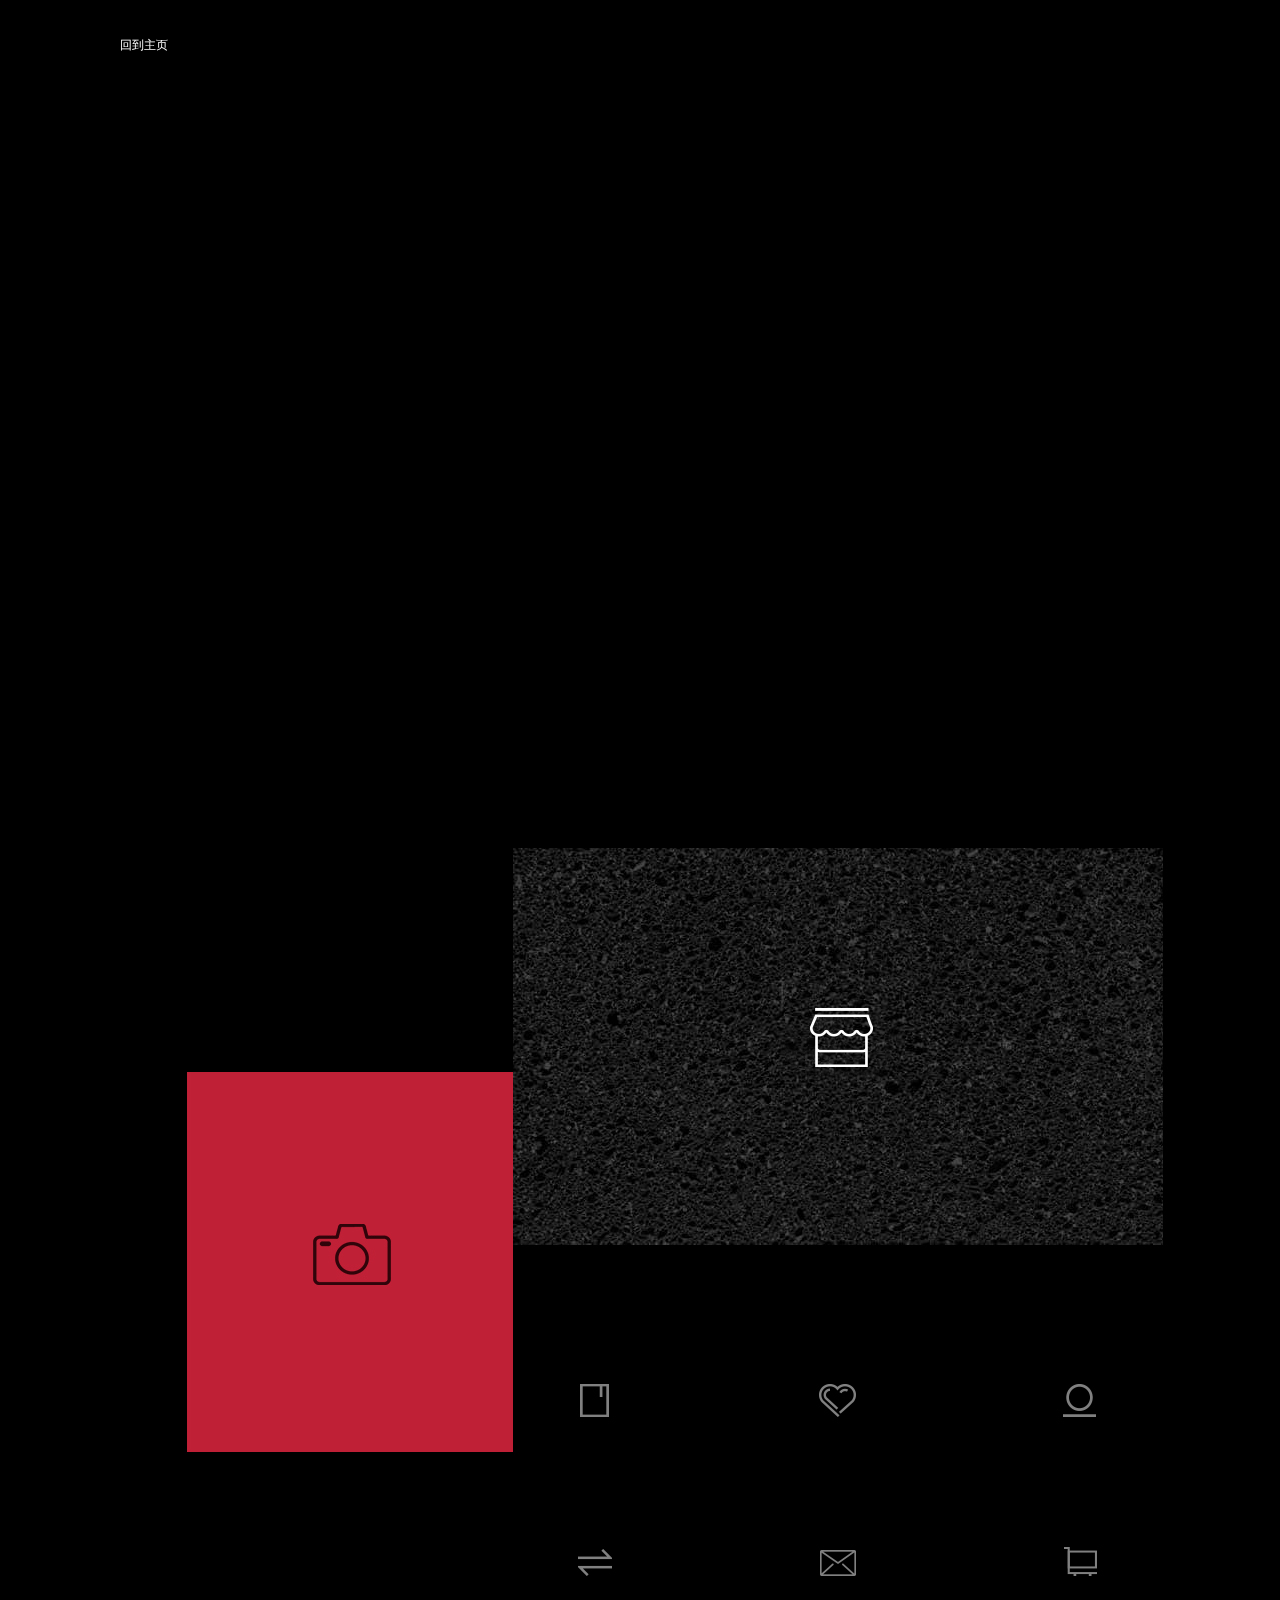
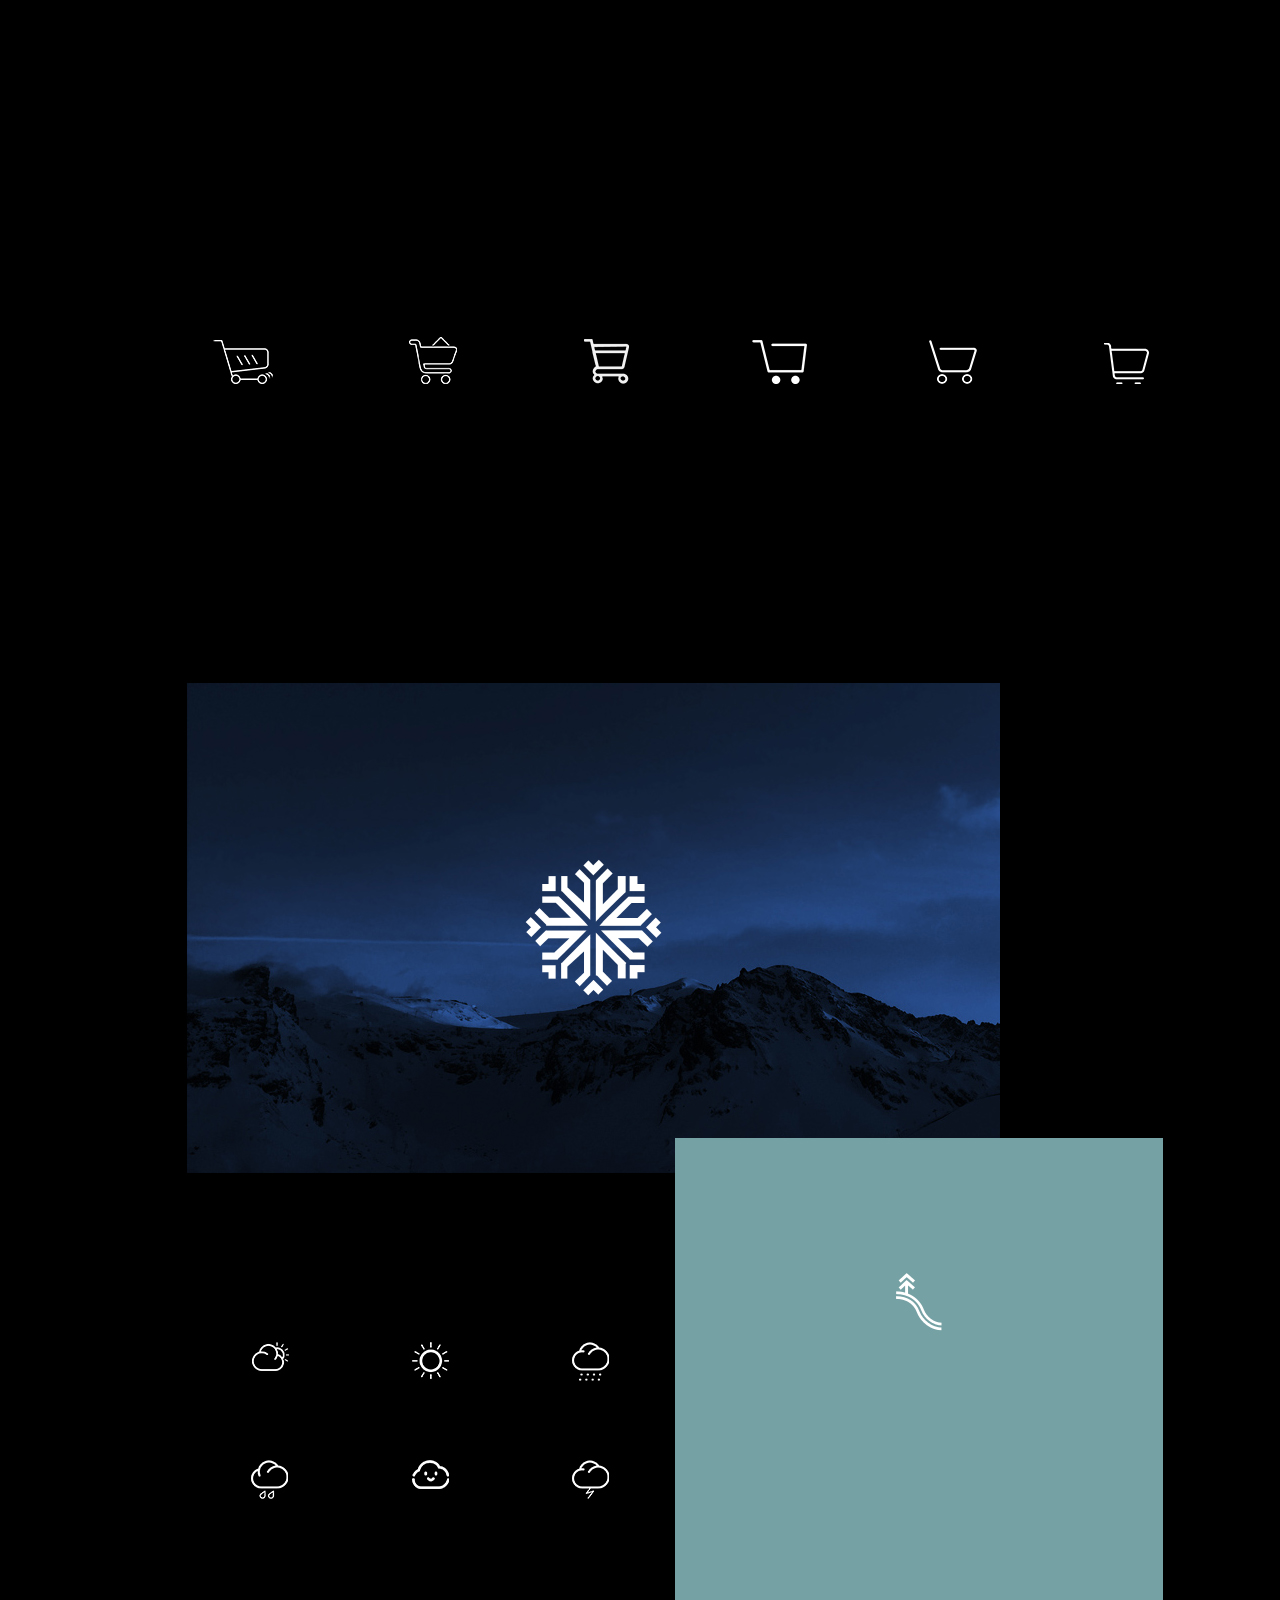
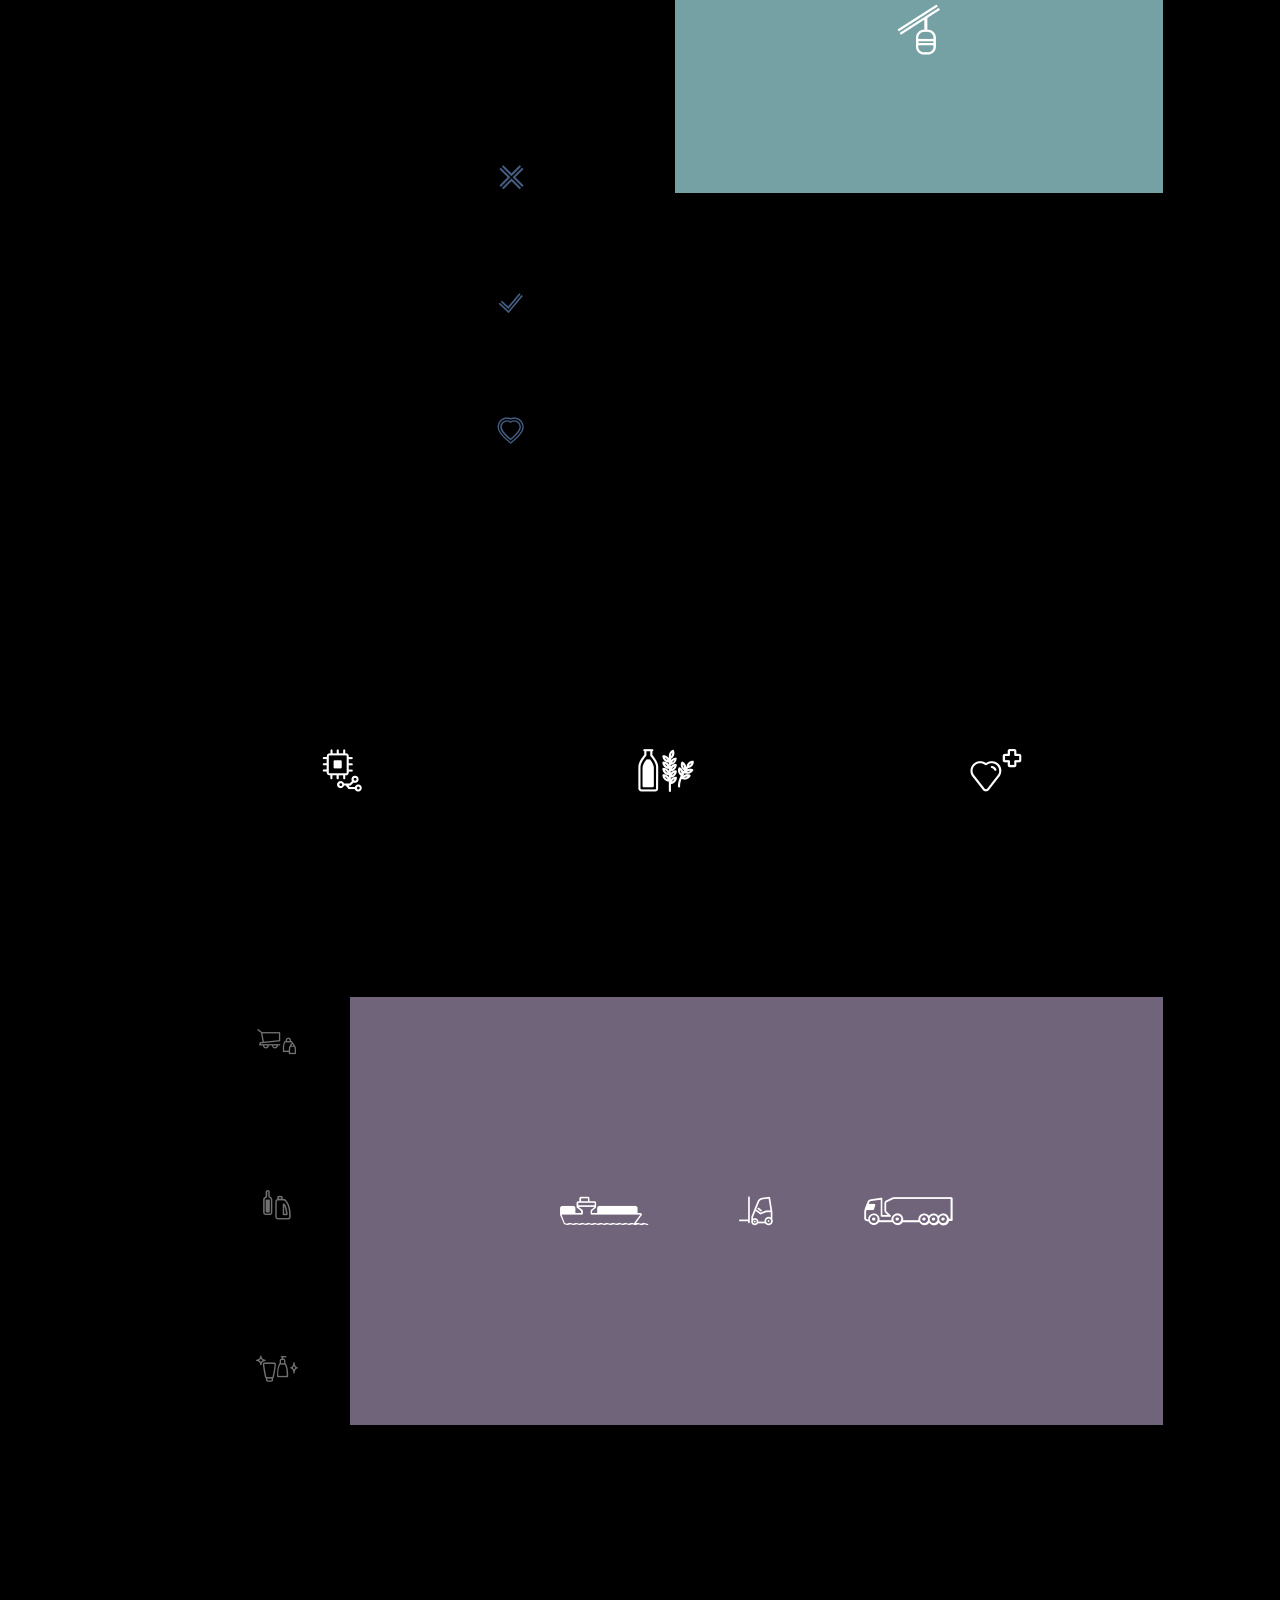
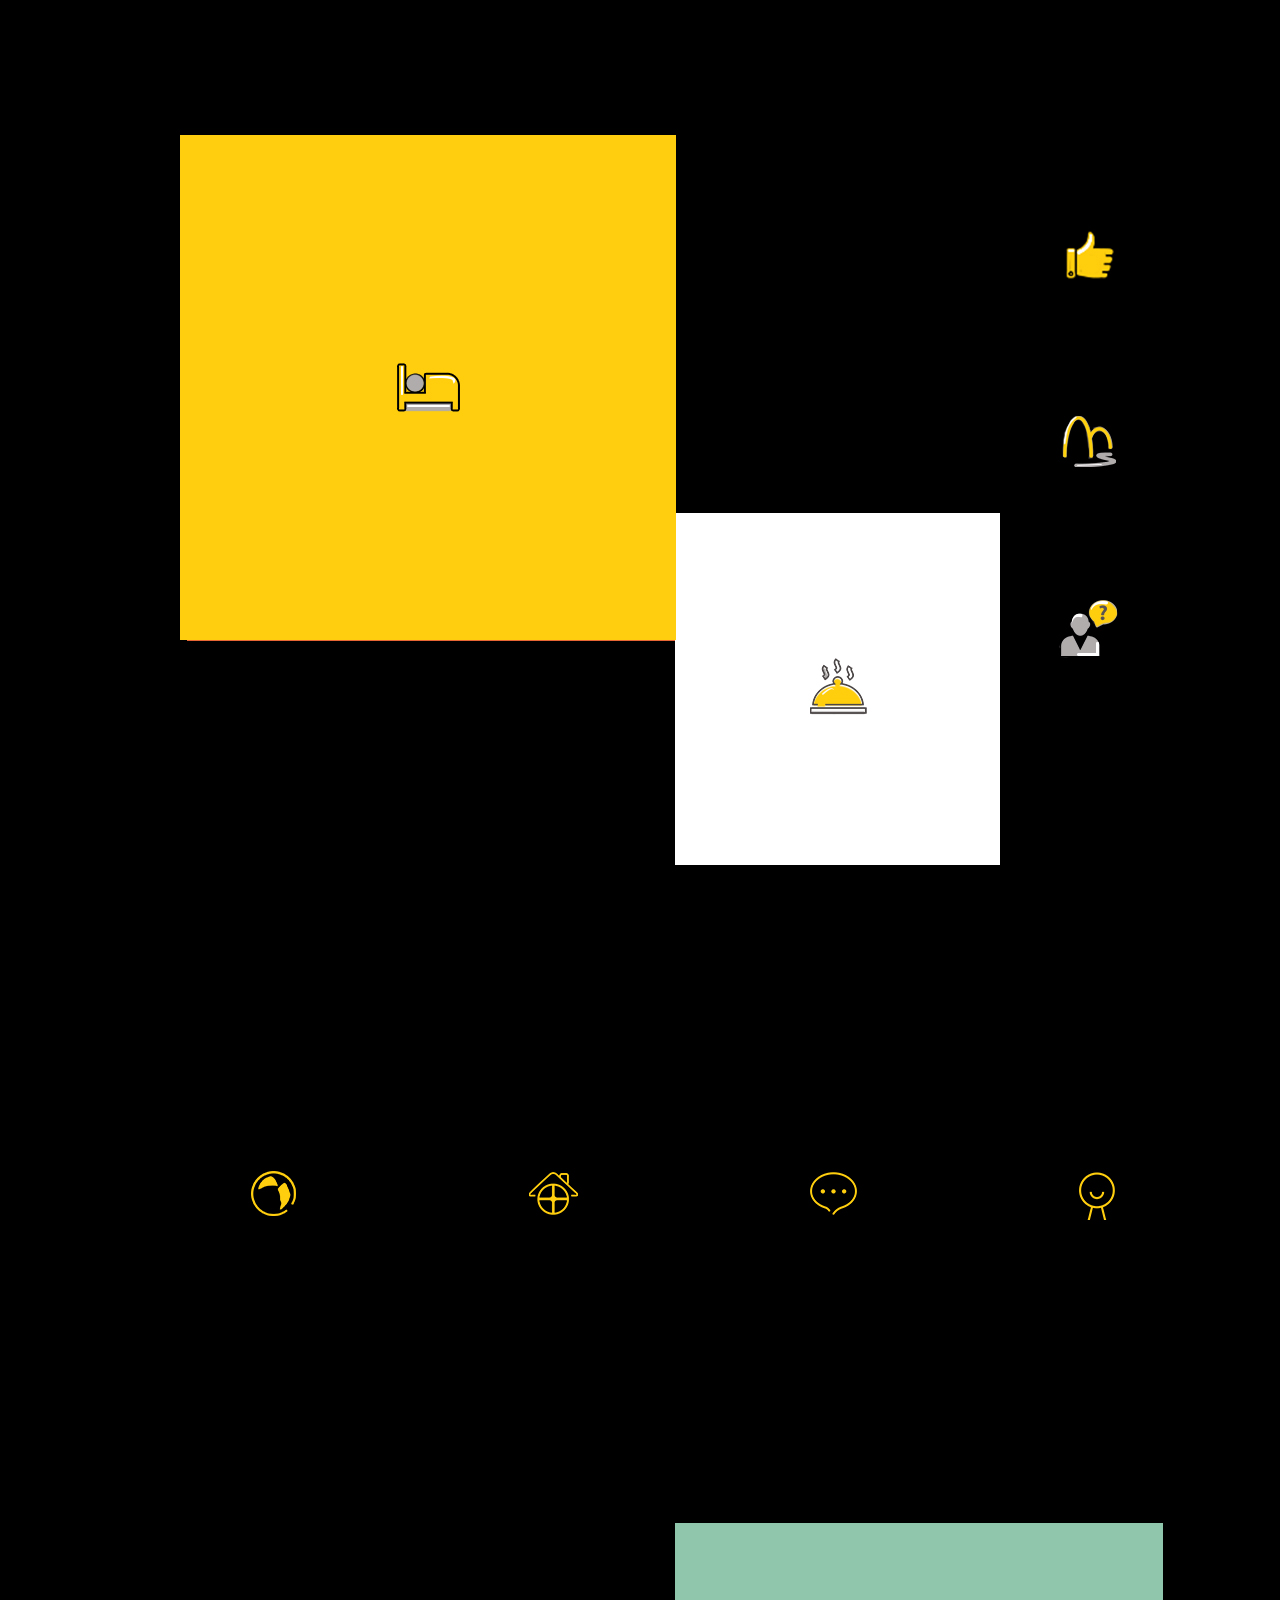
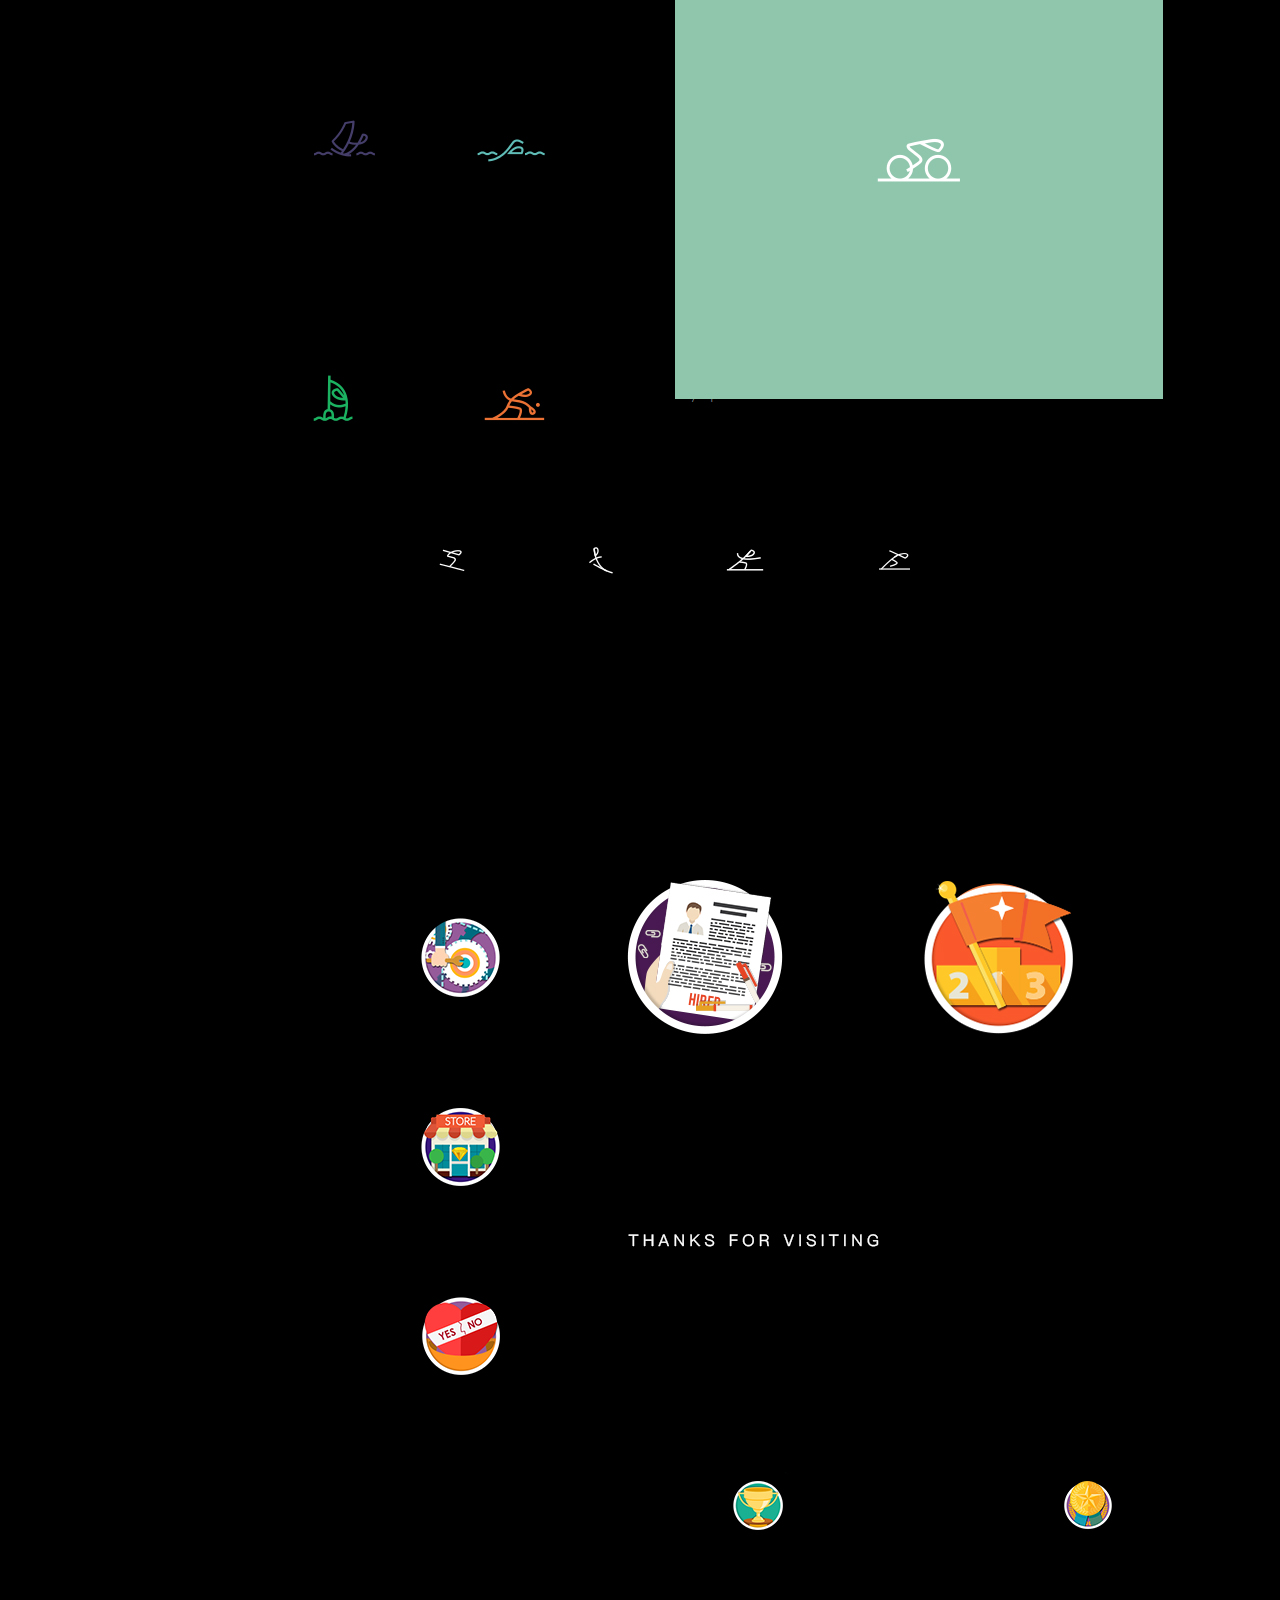
<file: view/icon.html>
<!DOCTYPE html>
<html>
<head>
    <meta charset="UTF-8">
    <title>ICON</title>
    <link rel="stylesheet" type="text/css" href="../css/reset.css"/>
    <link rel="stylesheet" type="text/css" href="../css/publick.css"/>
    <link rel="stylesheet" type="text/css" href="../css/GraphicWork.css"/>
    <link rel="stylesheet" type="text/css" href="../css/icon.css"/>
</head>
<body>
<div id="a"></div>
<header id="header" >
    <h1 class="title" name="header">
        <a href="../index.html">回到主页</a>
    </h1>
    <nav class="menu">
        <a href="../resume.html">我的简历 </a>
        <a href="../work.html">全部作品 </a>
        <a href="../contact.html">联系方式 </a>
    </nav>
</header>
<section id="content">
	<div class="message">
        <div class="img-box">
        	<img src="../img/object/icon/ICONS-2014-2016.png" alt="" />
        </div>
        <div class="img-box">
        	<img src="../img/object/icon/GOD.png" alt="" />
        </div>
        <div class="img-box">
        	<img src="../img/object/icon/IS.png" alt="" />
        </div>
        <div class="img-box">
        	<img src="../img/object/icon/IN.png" alt="" />
        </div>
        <div class="img-box">
        	<img src="../img/object/icon/THE.png" alt="" />
        </div>
        <div class="img-box">
        	<img src="../img/object/icon/DETAILS.png" alt="" />
        </div>
        
        
        
        
        
    </div>
    <div class="object">
        <img src="../img/object/icon/ICONS.jpg" alt="">
    </div>
    <a href="#a" class="toTop">回到顶部</a>
</section>
</body>
</html>
</file>
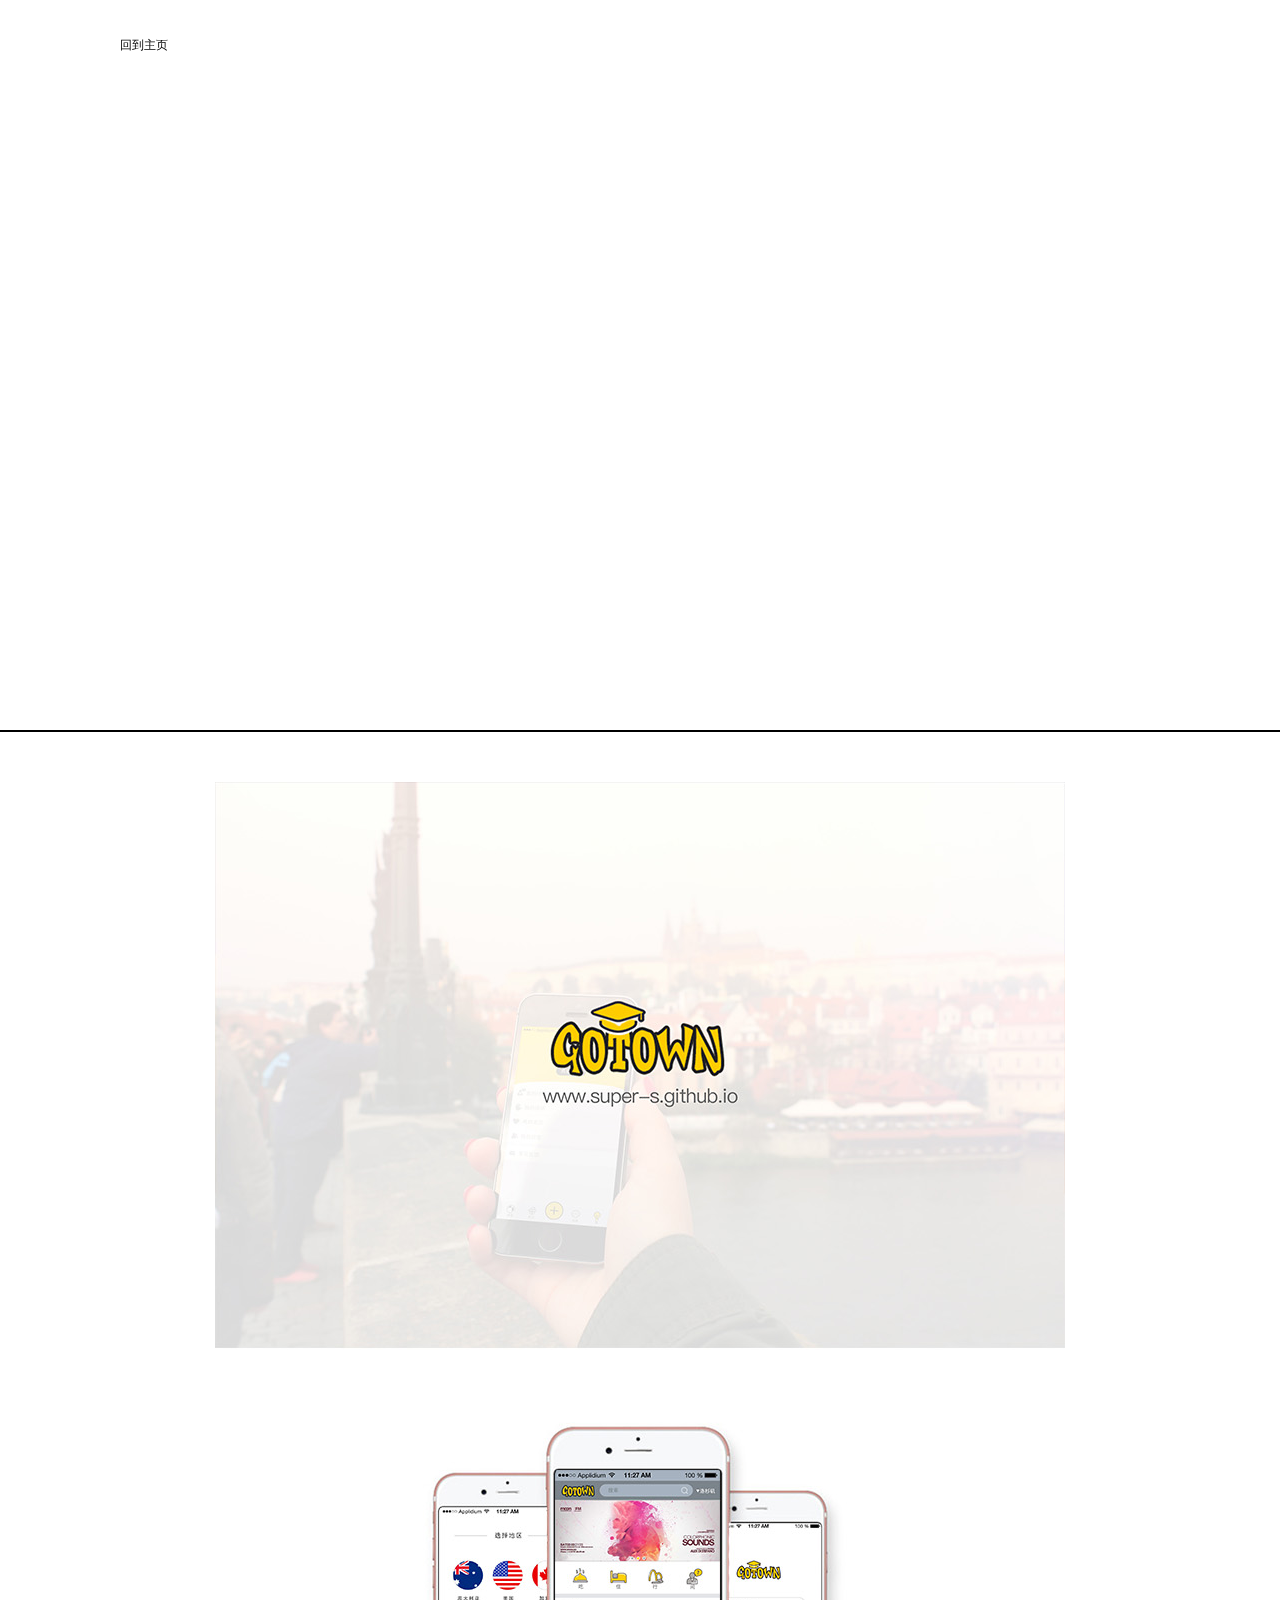
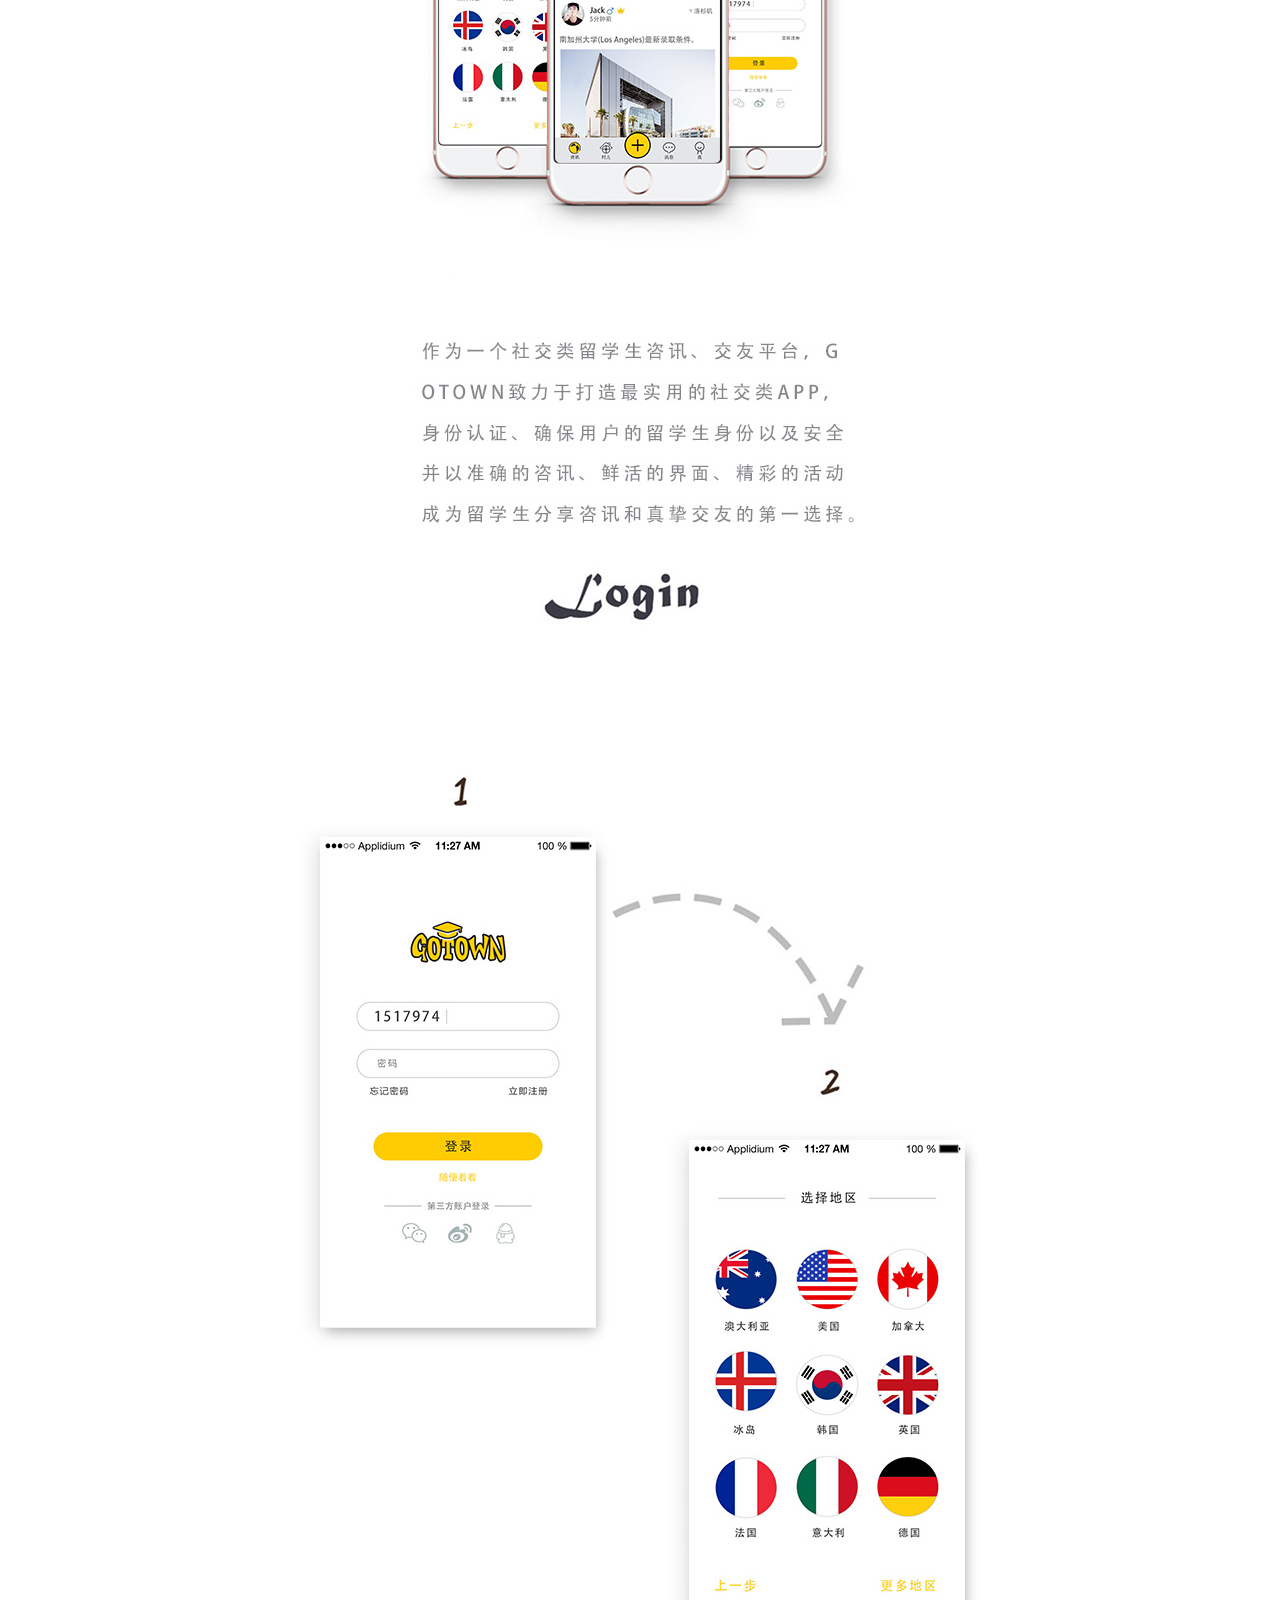
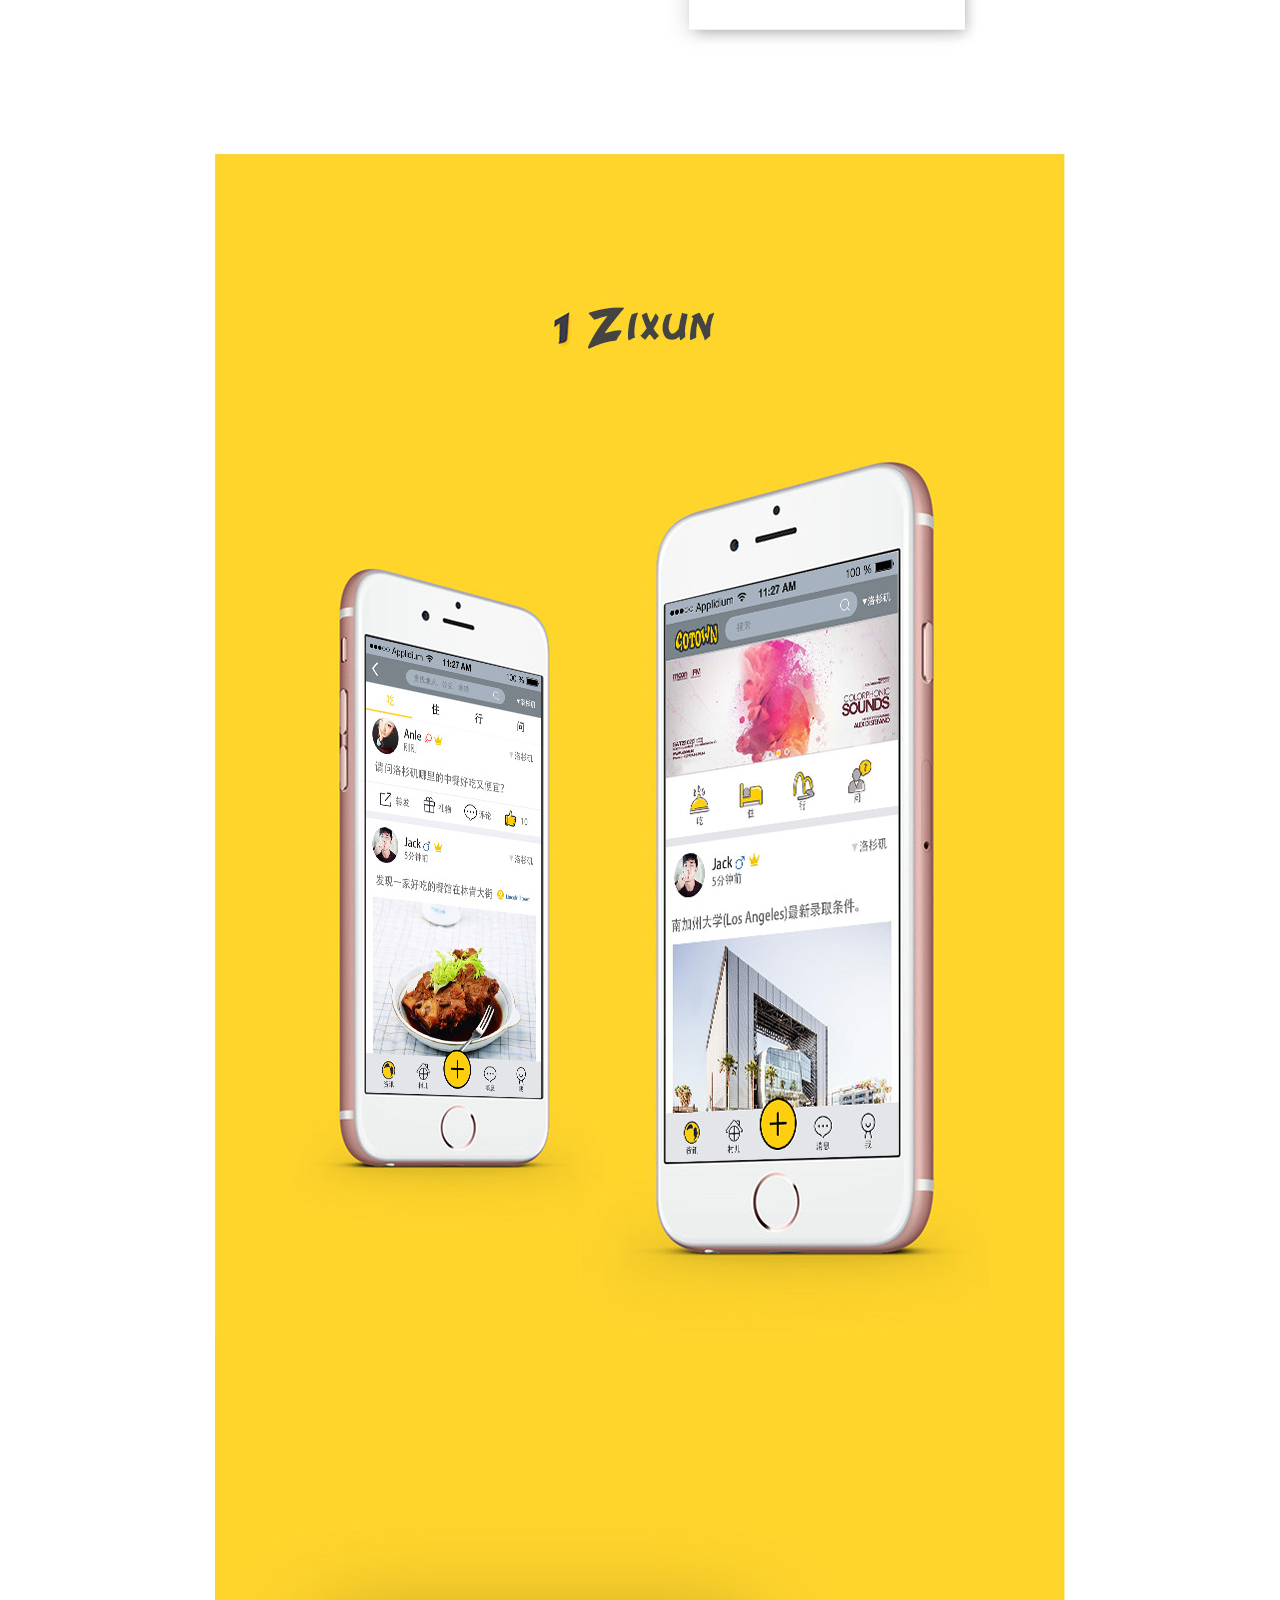
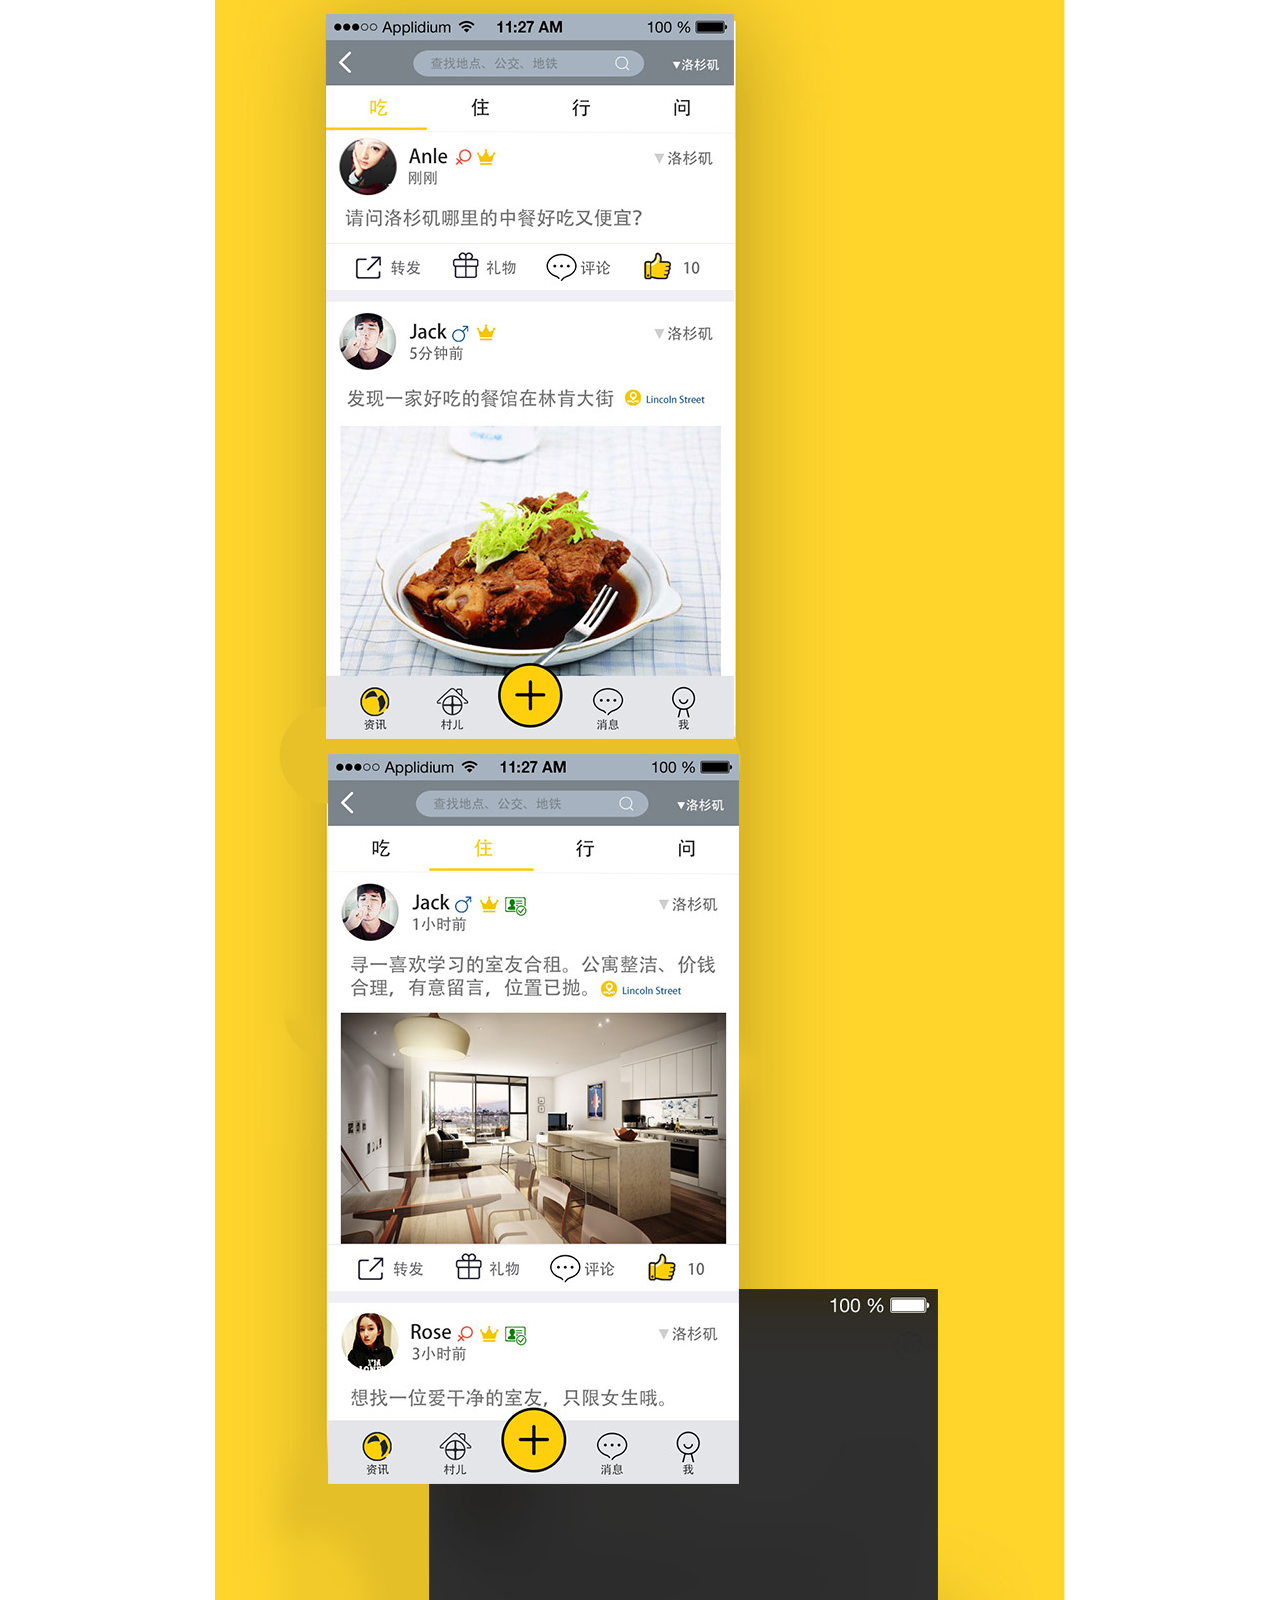
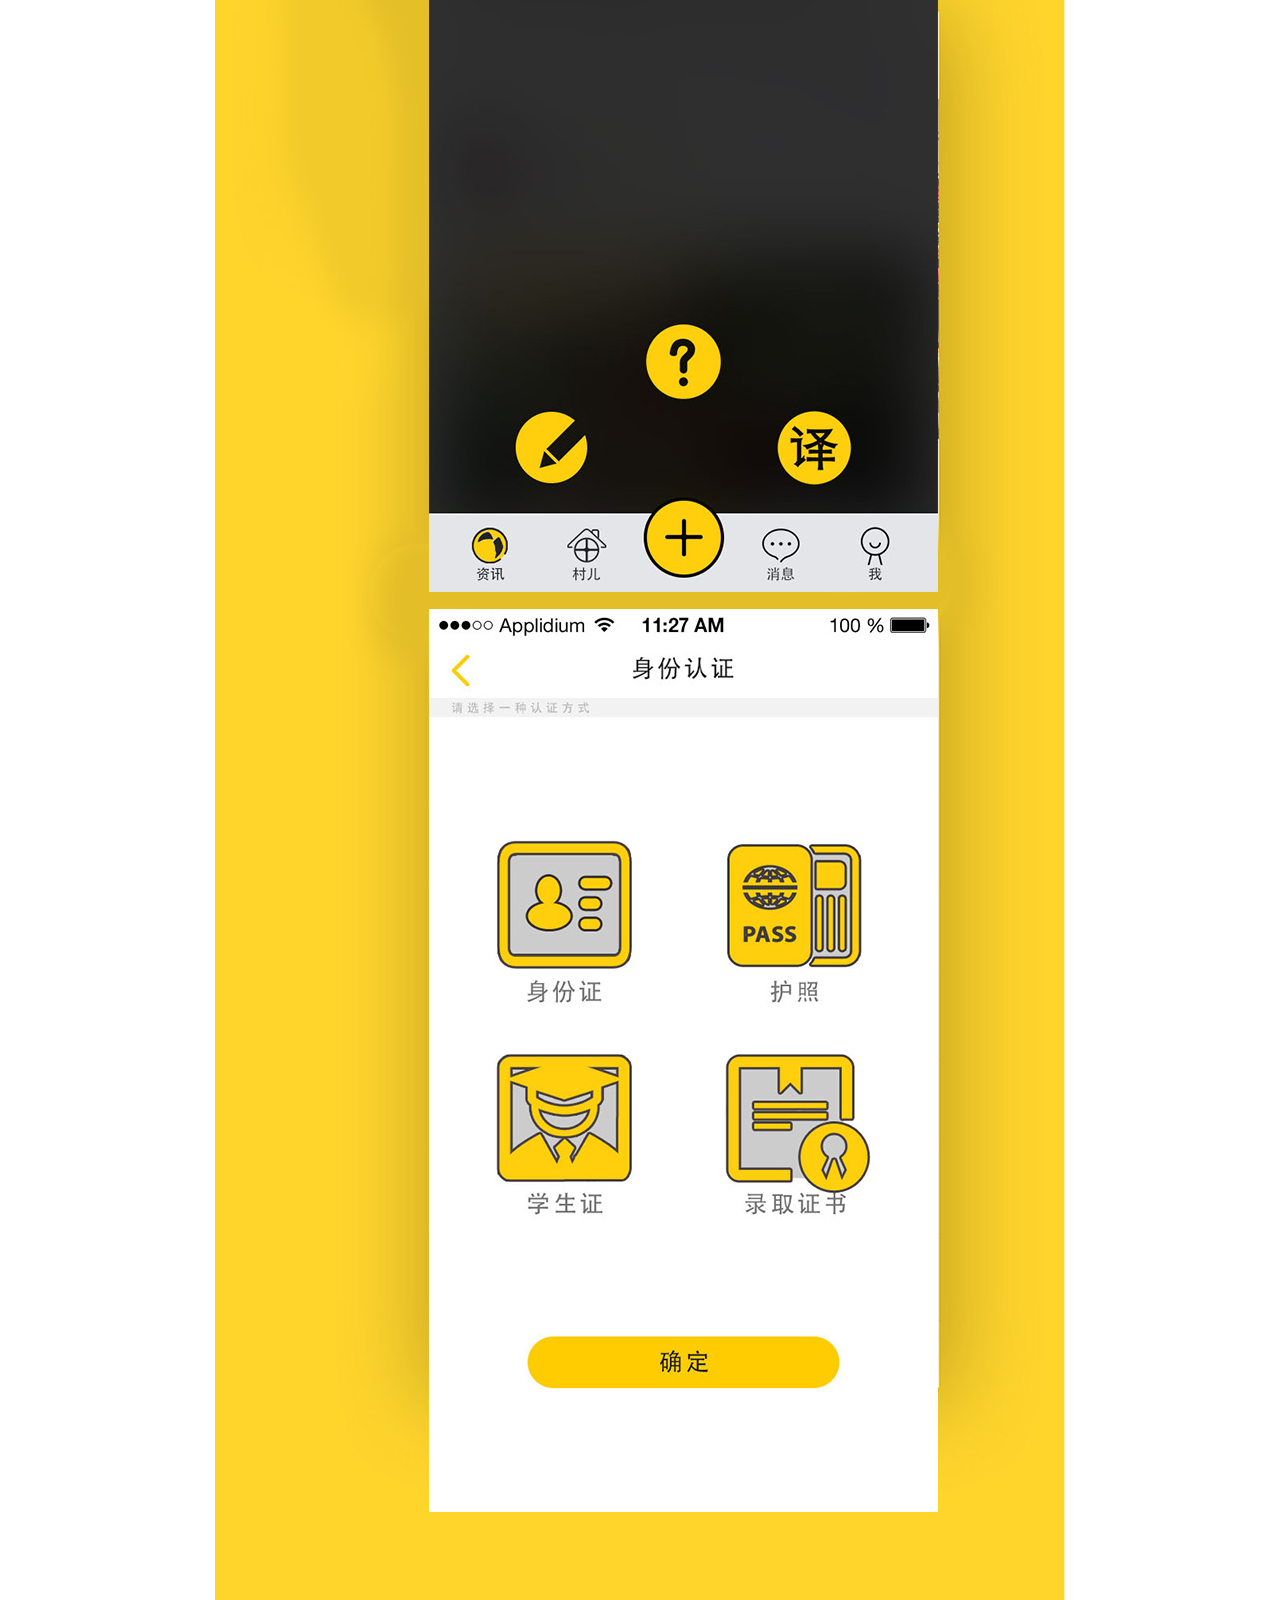
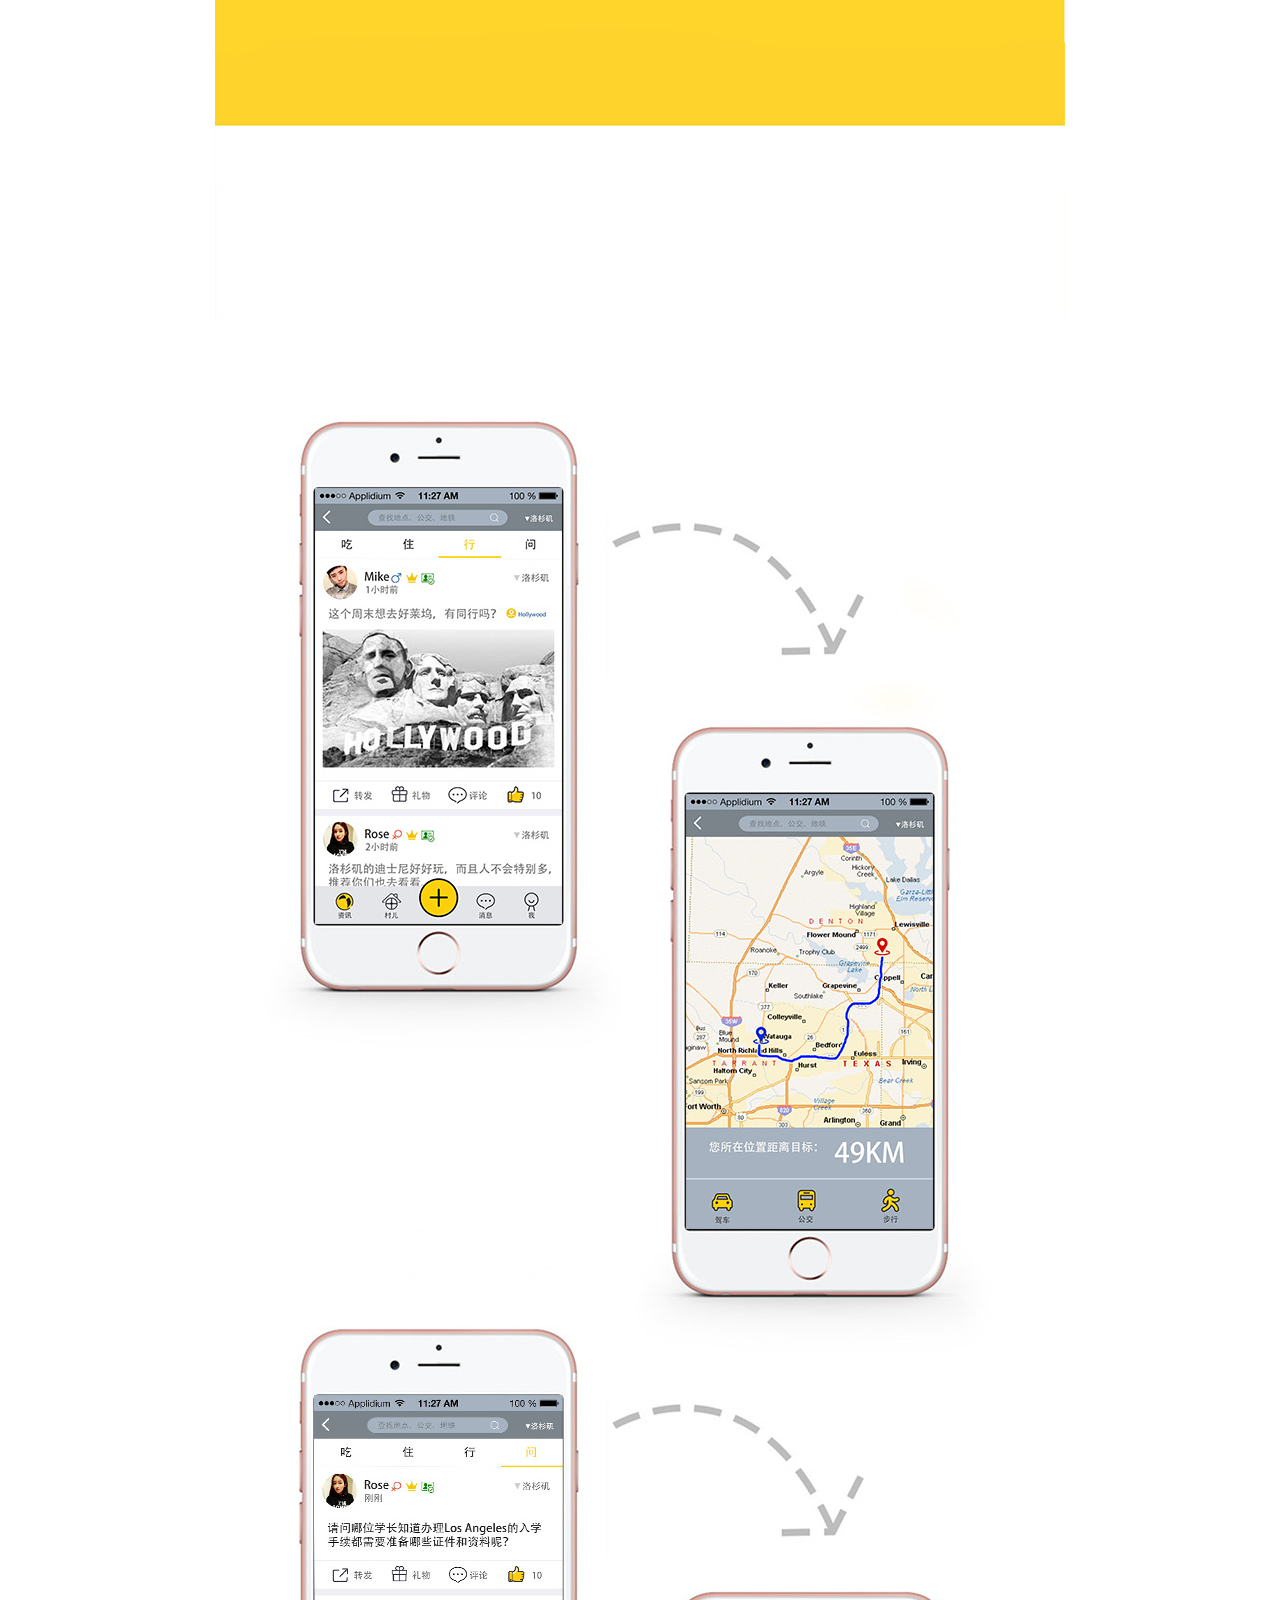
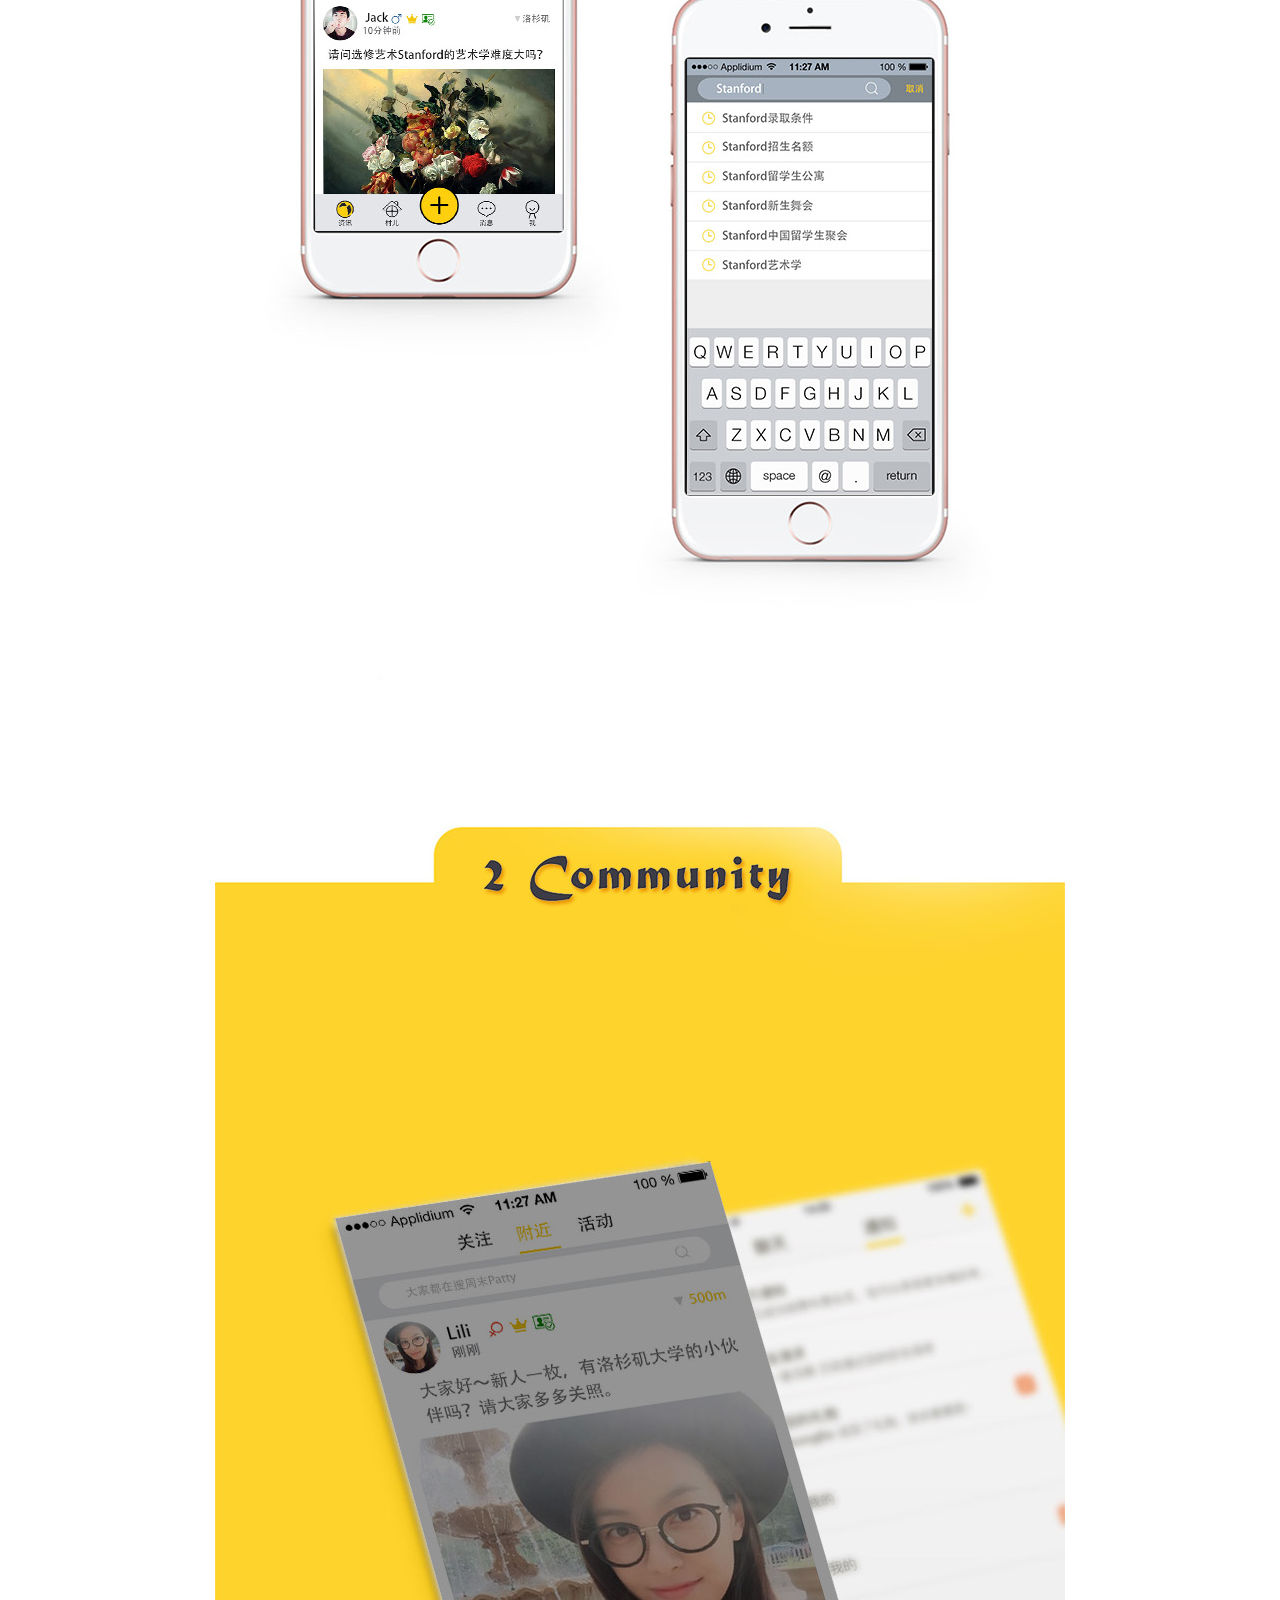
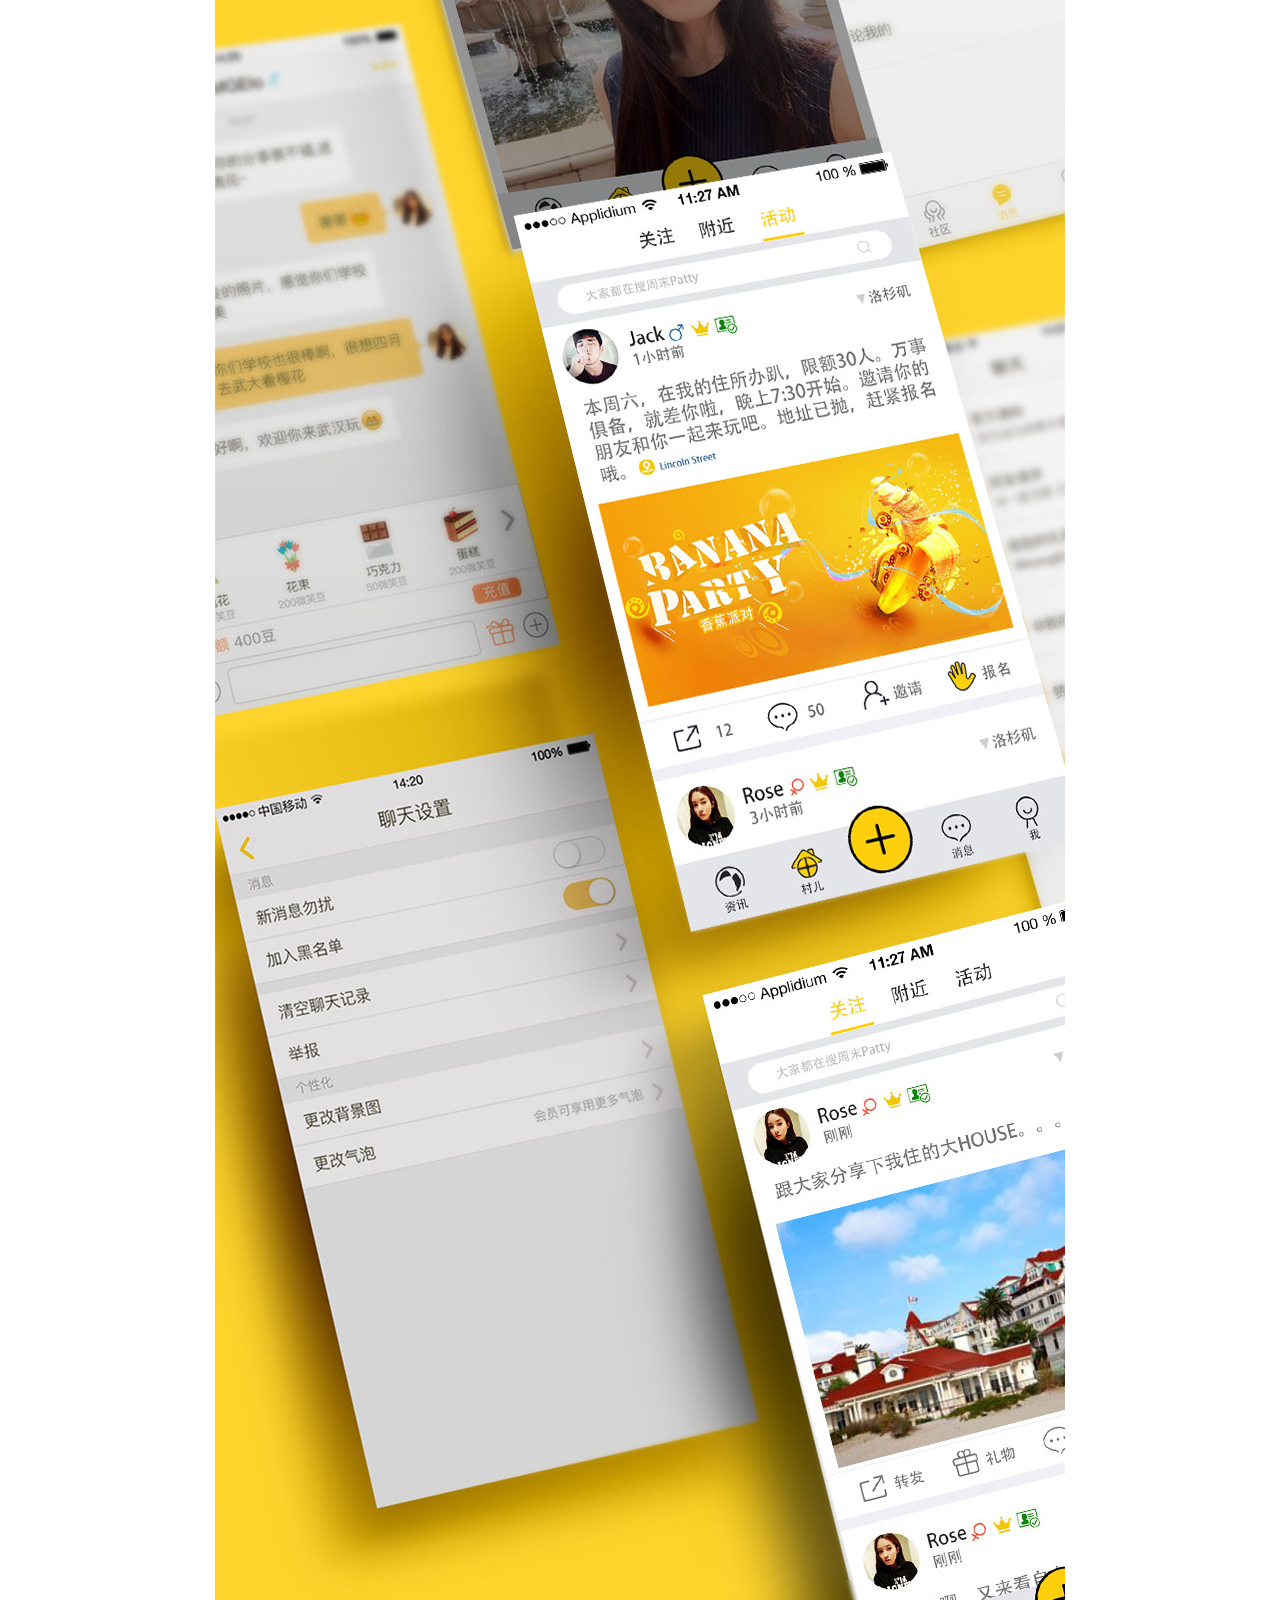
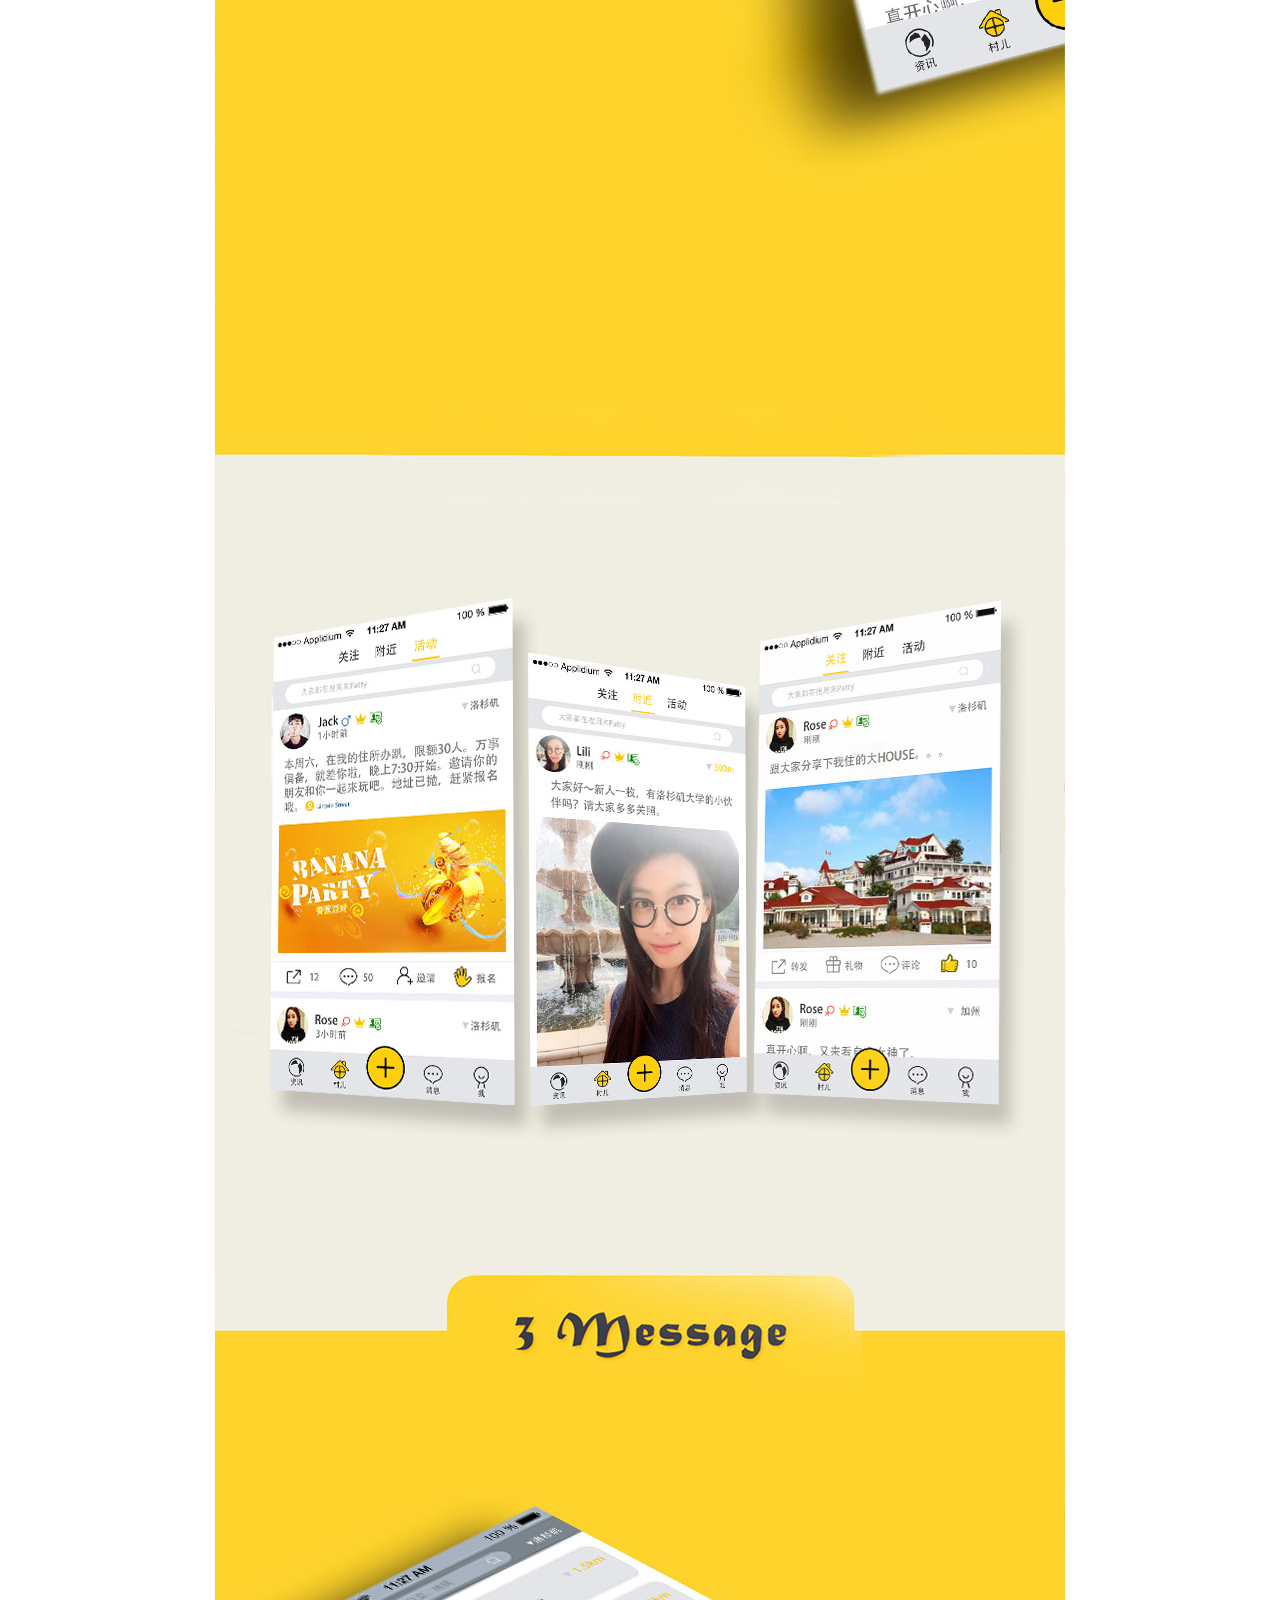
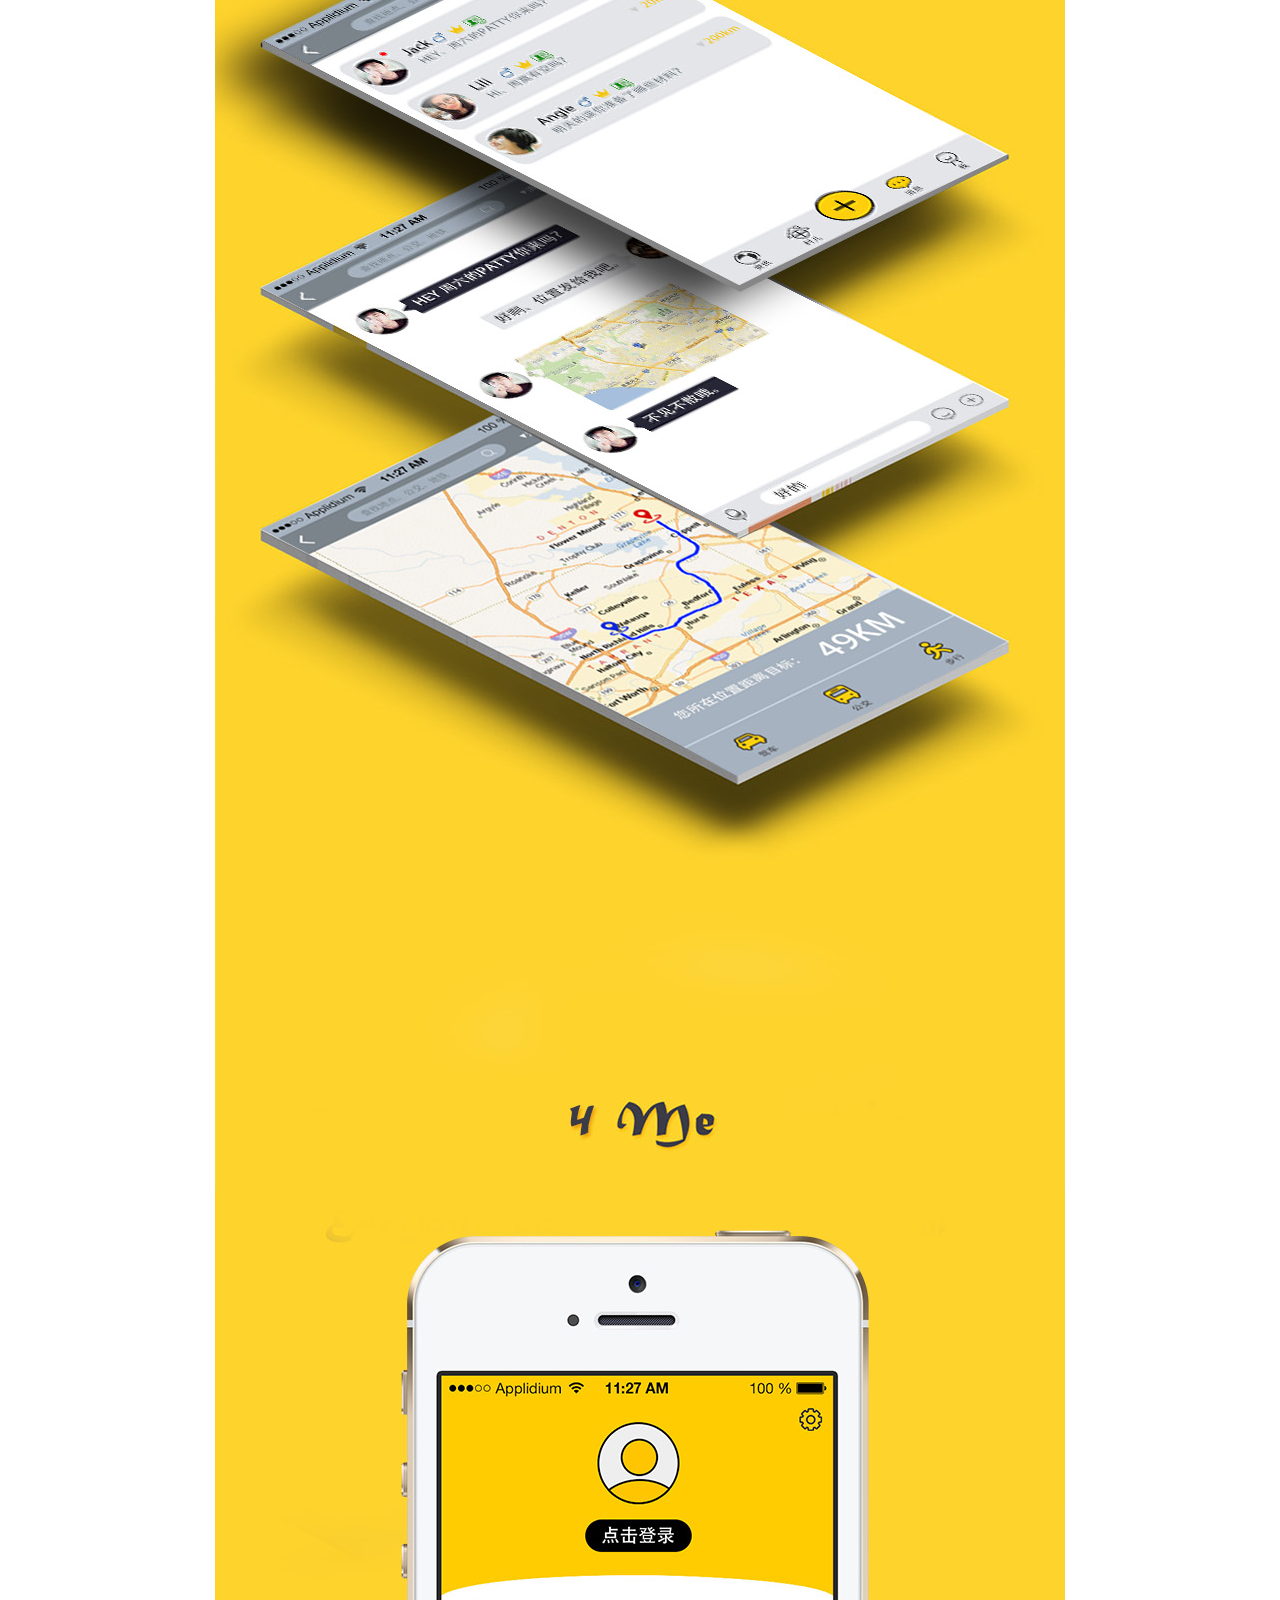
<file: view/Sociality.html>
<!DOCTYPE html>
<html>
<head>
    <meta charset="UTF-8">
    <title>Sociality</title>
    <link rel="stylesheet" type="text/css" href="../css/reset.css"/>
    <link rel="stylesheet" type="text/css" href="../css/publick.css"/>
    <link rel="stylesheet" type="text/css" href="../css/UIUE.css"/>
</head>
<body>
<div id="a"></div>
<header id="header" >
    <h1 class="title" name="header">
        <a href="../index.html">回到主页</a>
    </h1>
    <nav class="menu">
        <a href="../resume.html">我的简历 </a>
        <a href="../work.html">全部作品 </a>
        <a href="../contact.html">联系方式 </a>
    </nav>
</header>
<section id="content">
    <div class="message">
        <a href="EAB.html"></a>
        <a href="Sociality.html" class="current-2"></a>
        <a href="SportGame.html"></a>
        <a href="food.html"></a>
        <a href="ECommerce.html"></a>
    </div>
    <div class="object">
        <img src="../img/object/go.jpg" alt="">
    </div>
    <a href="#a" class="toTop">回到顶部</a>
</section>
</body>
</html>
</file>
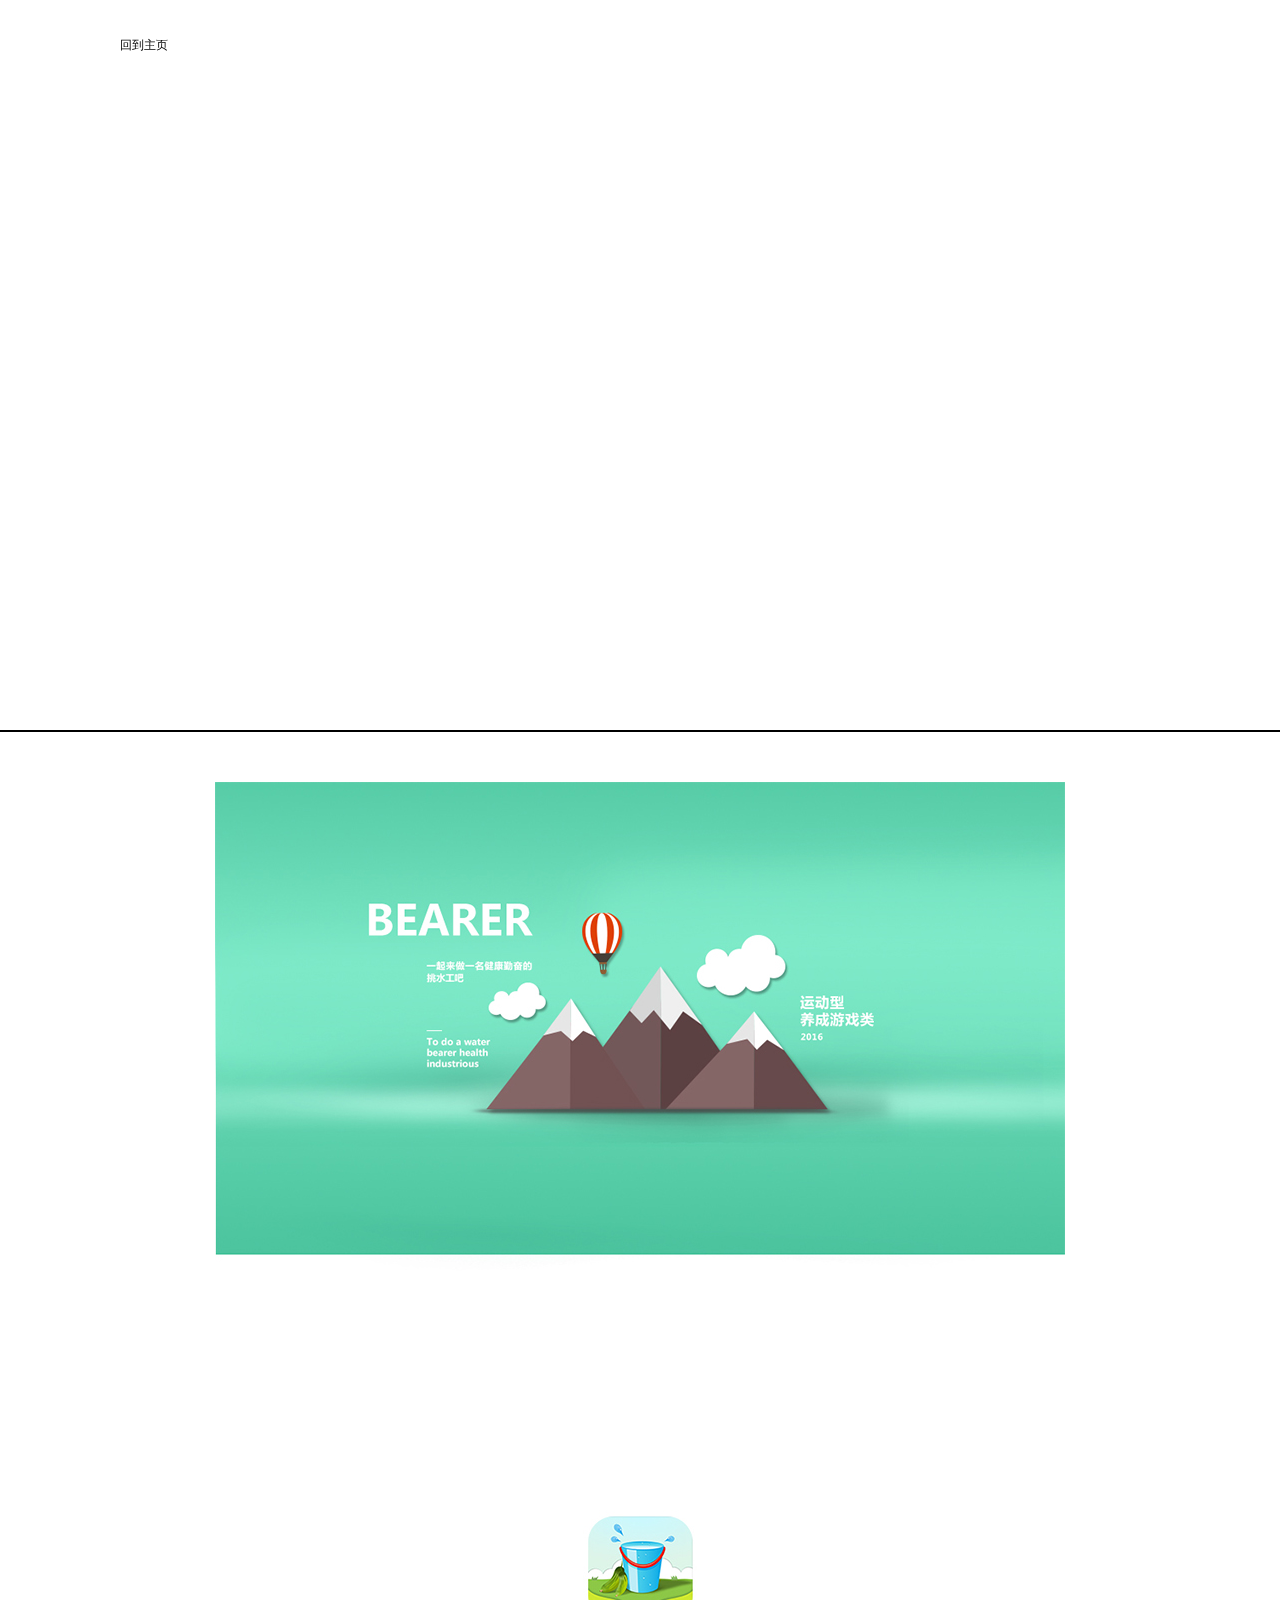
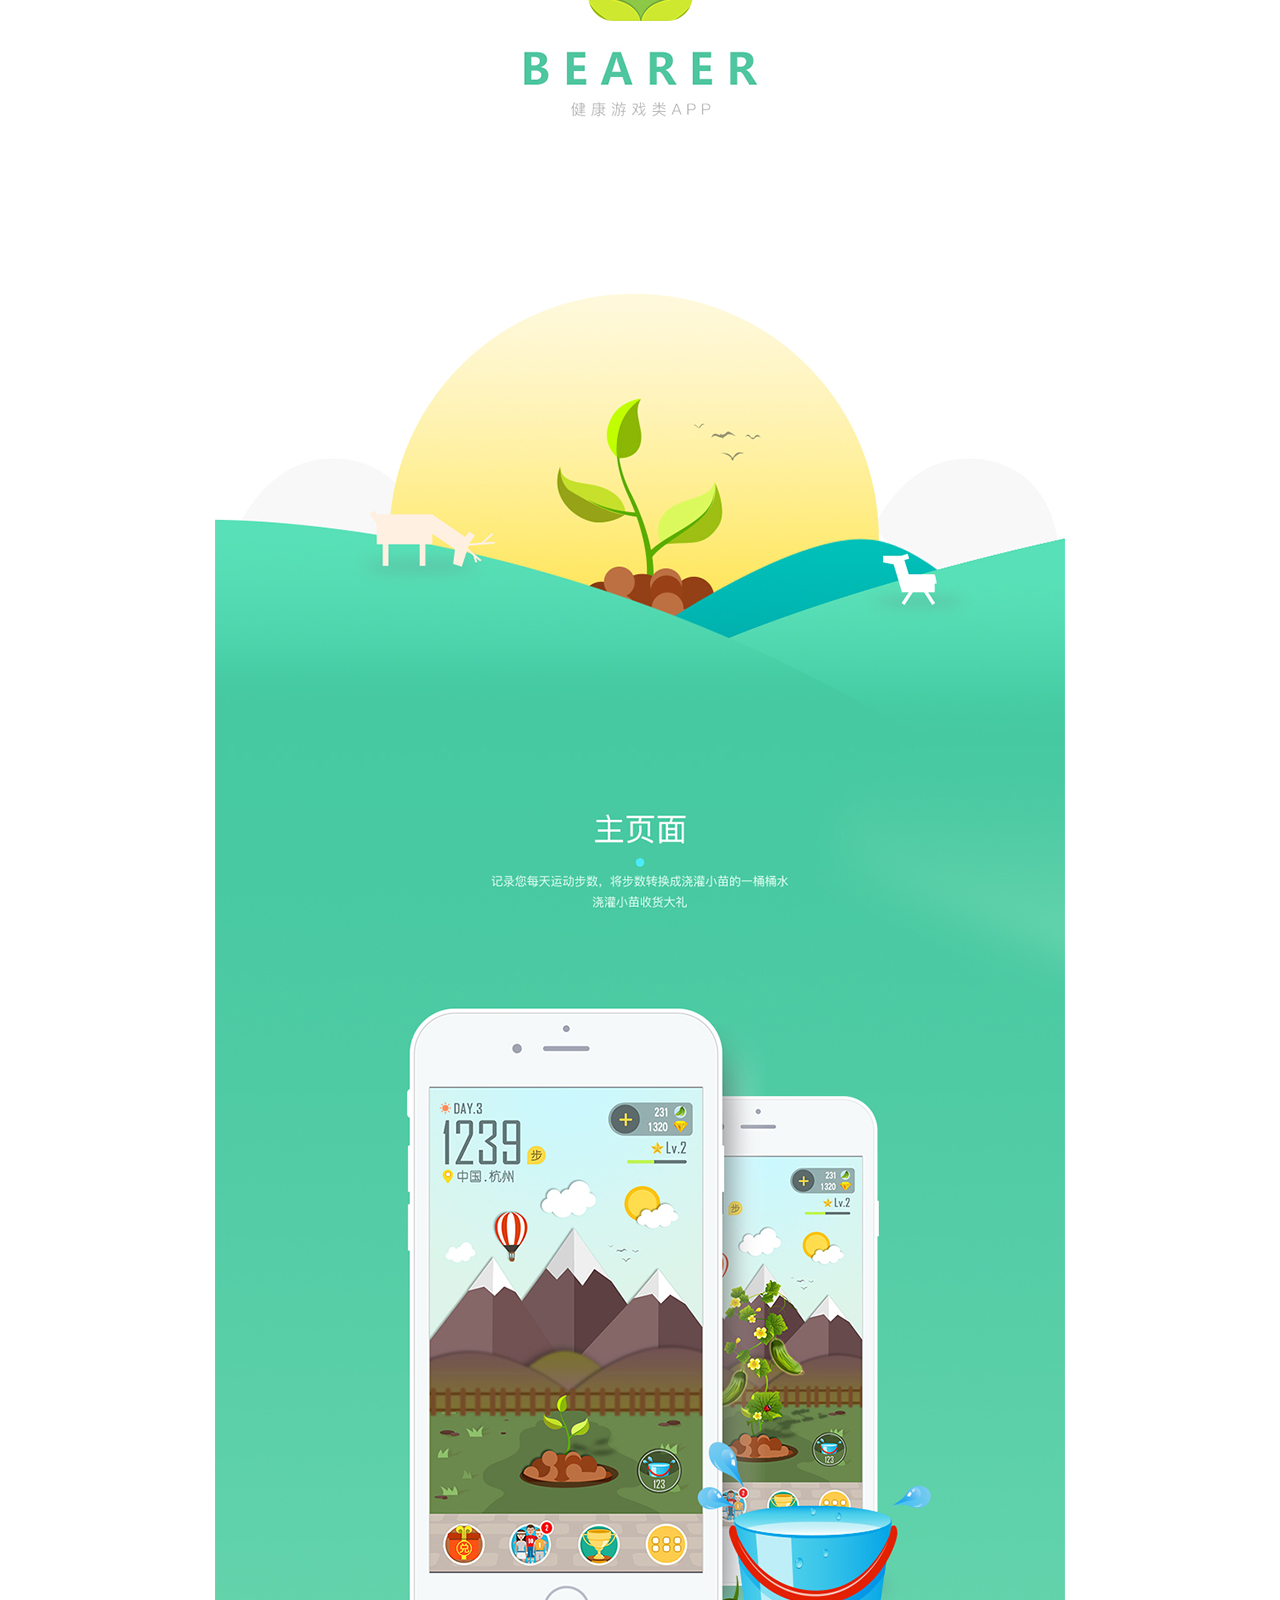
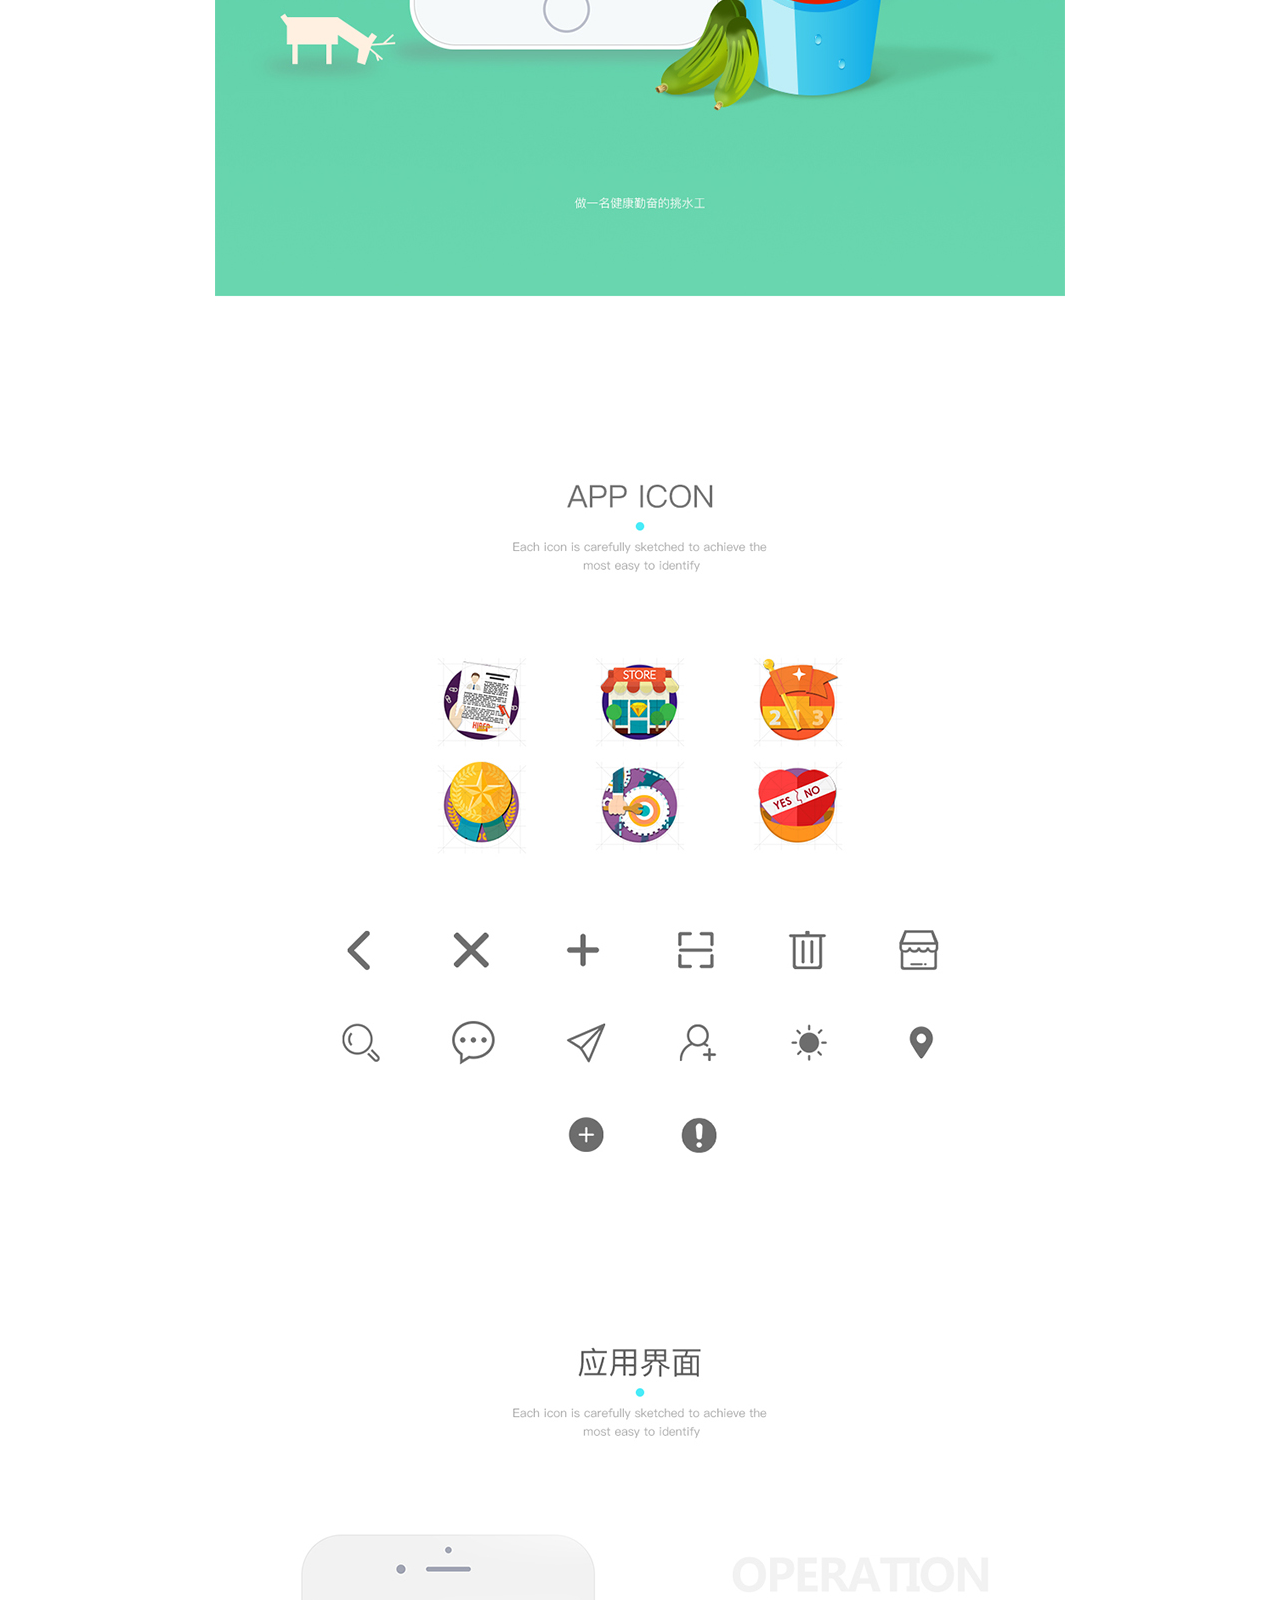
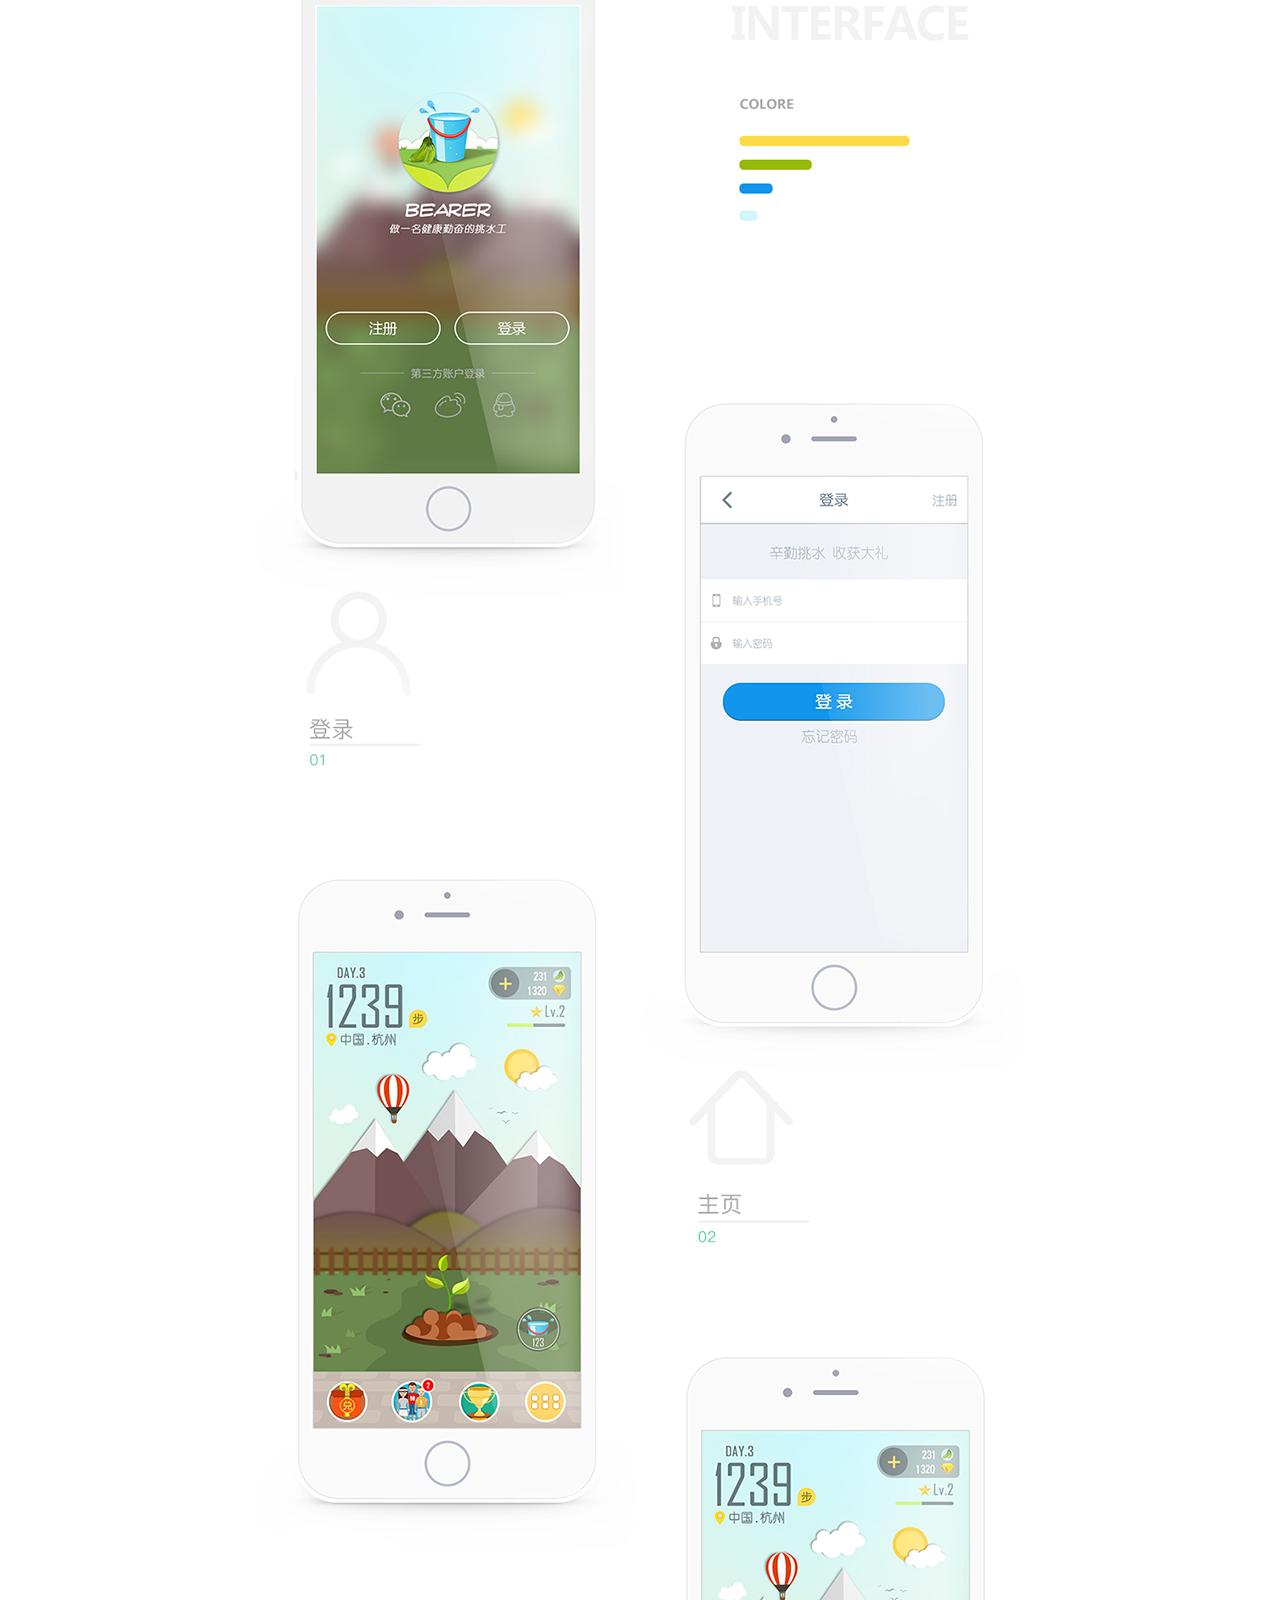
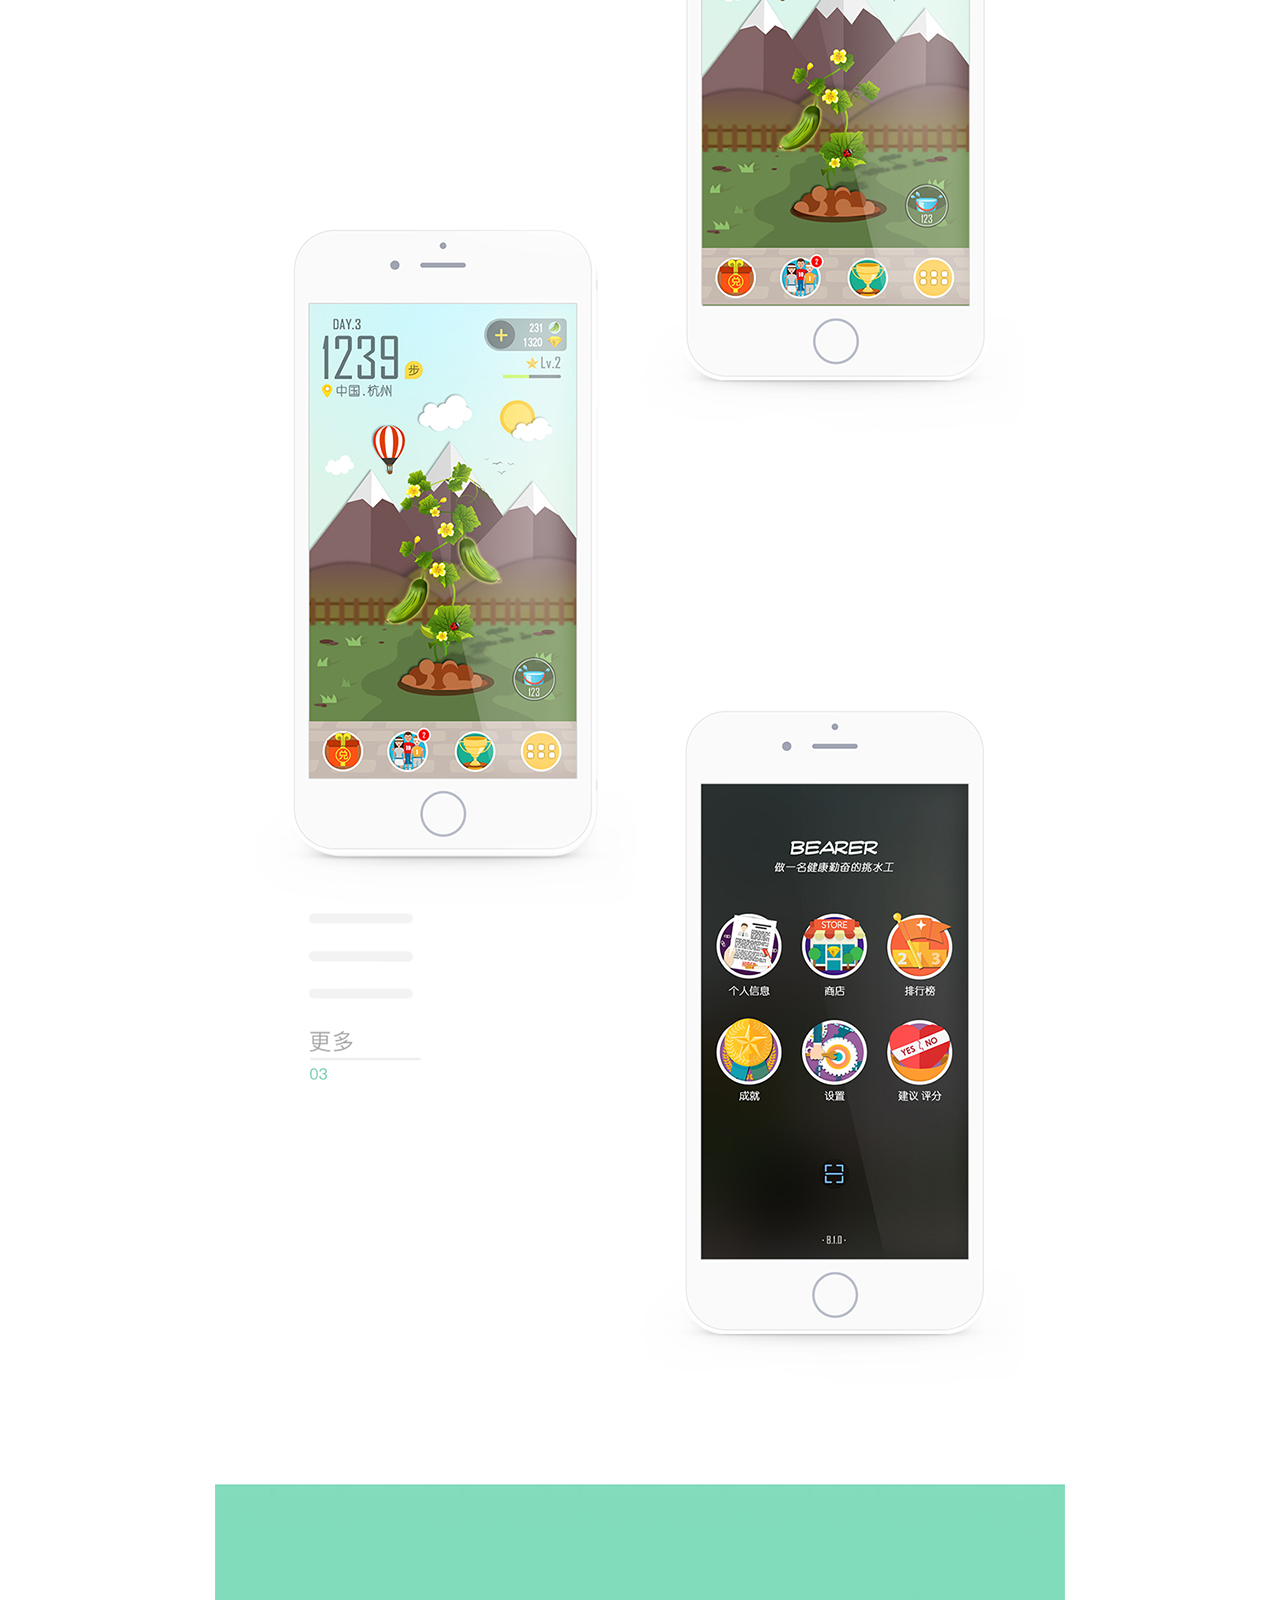
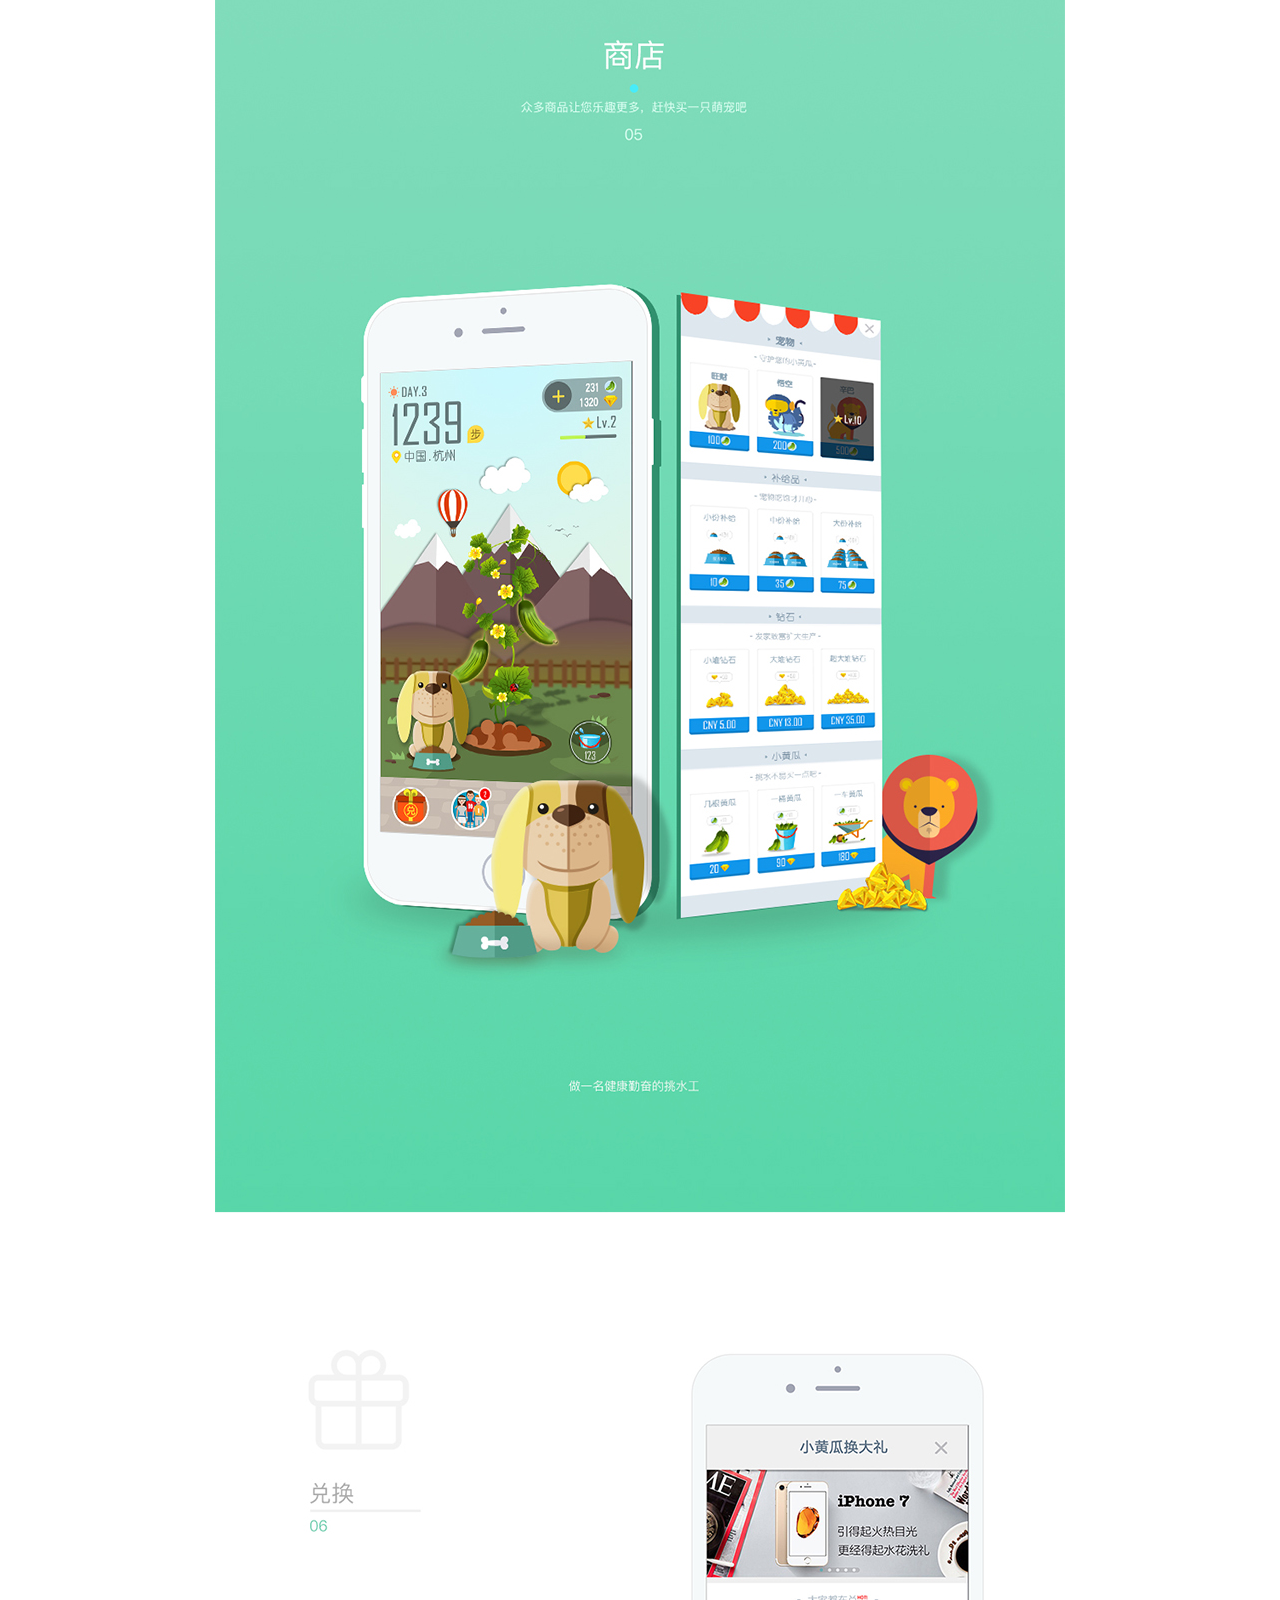
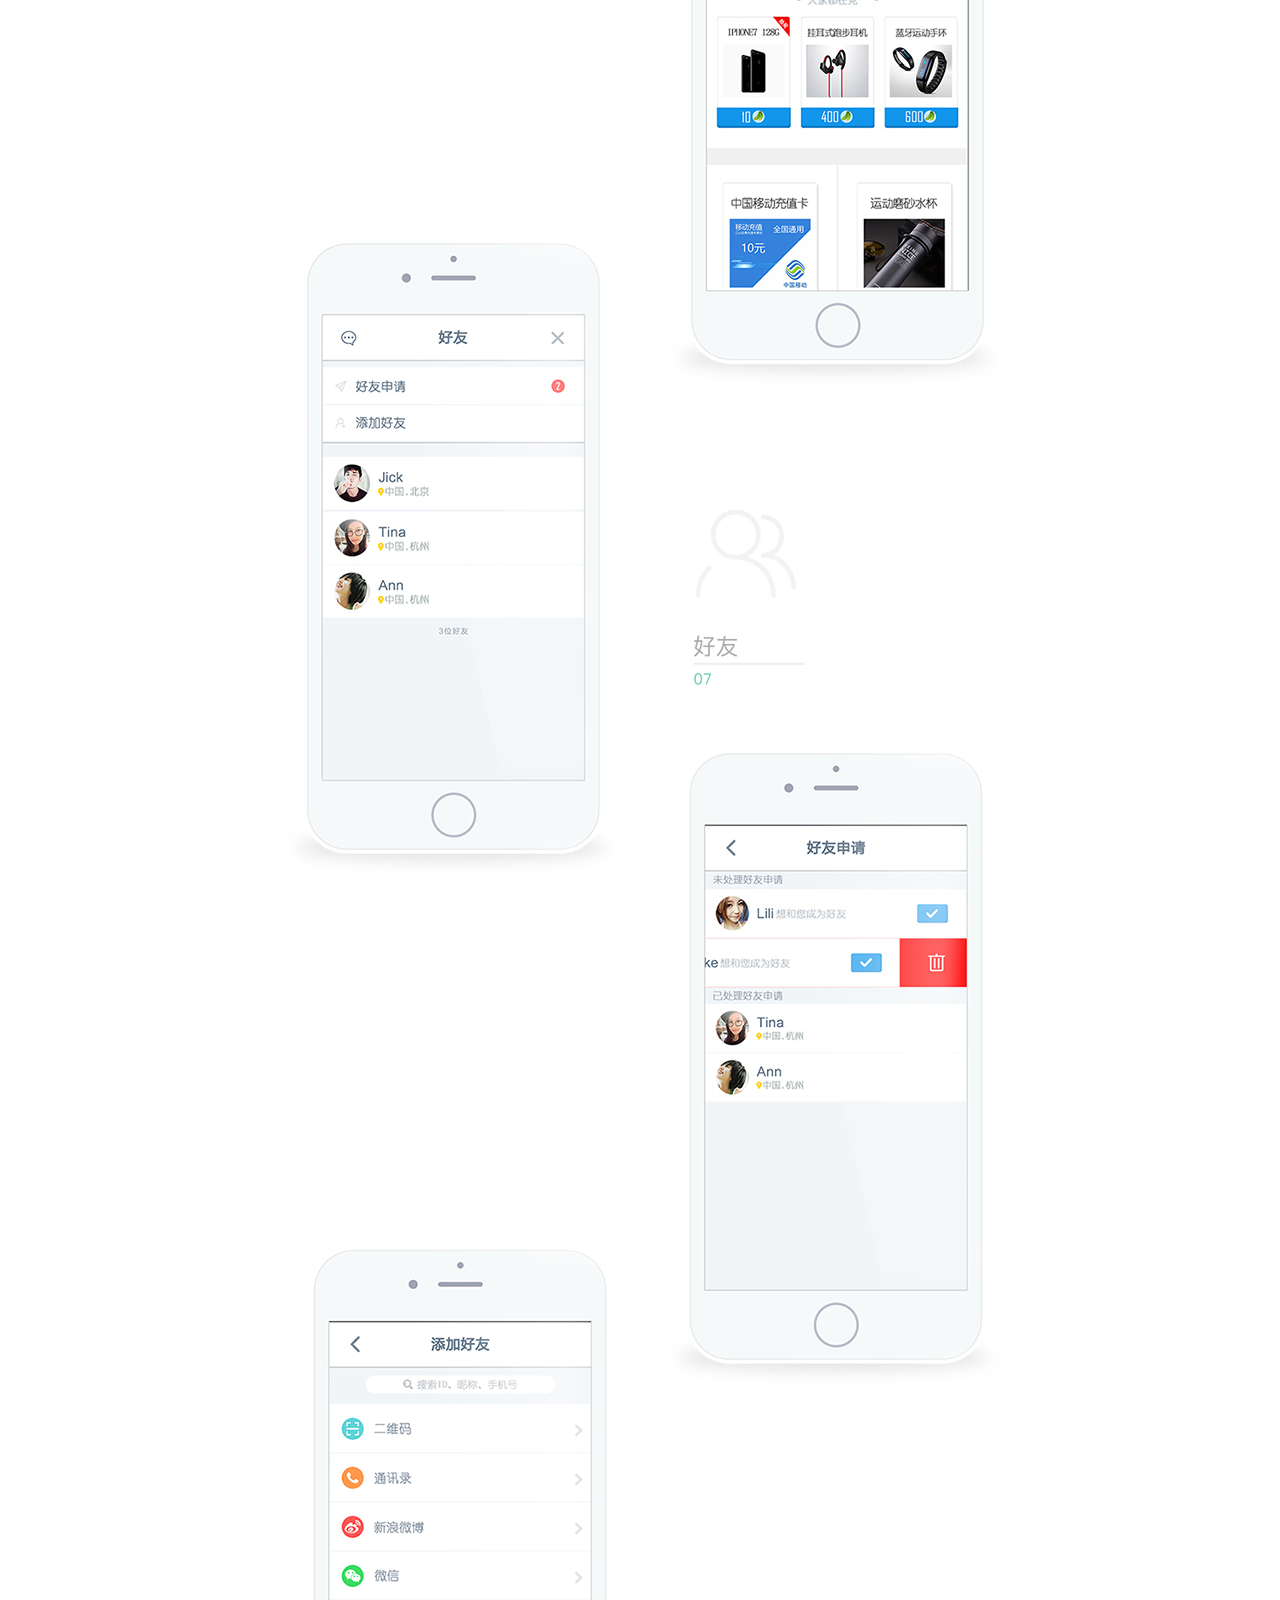
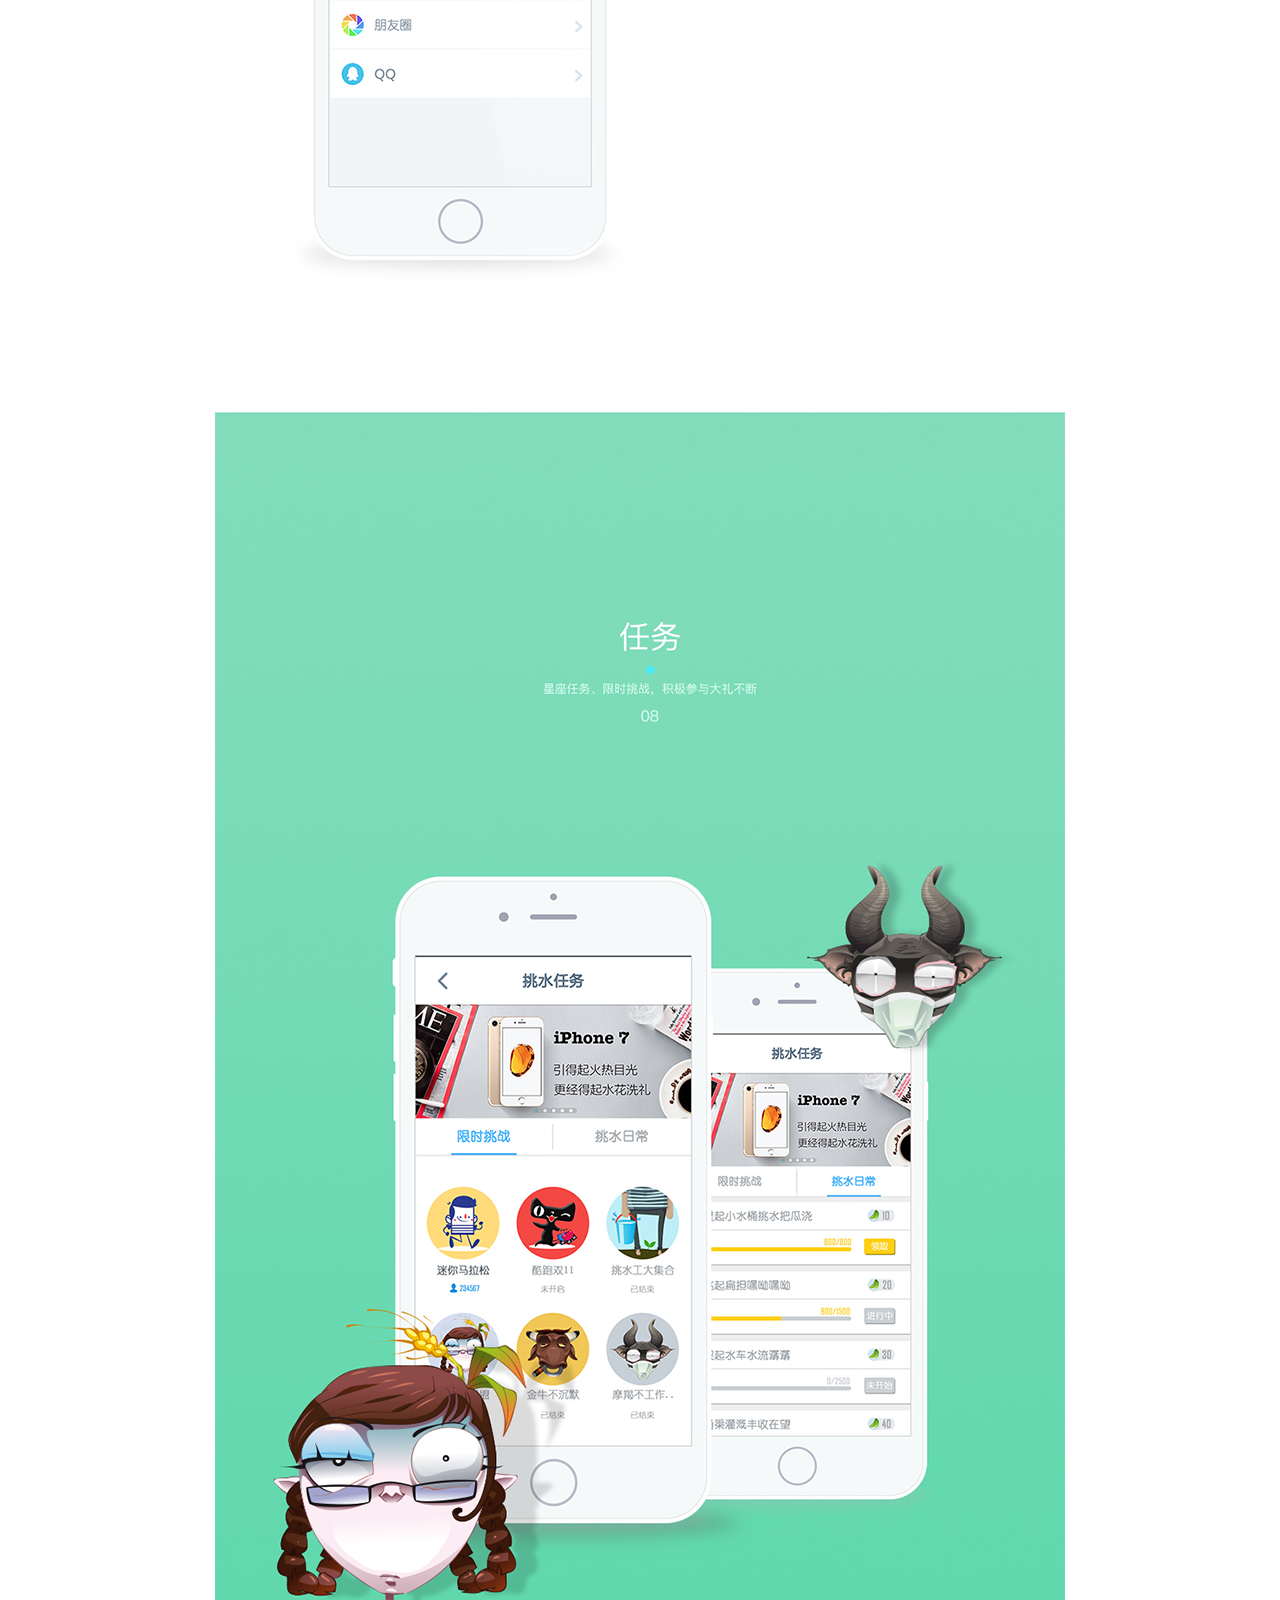
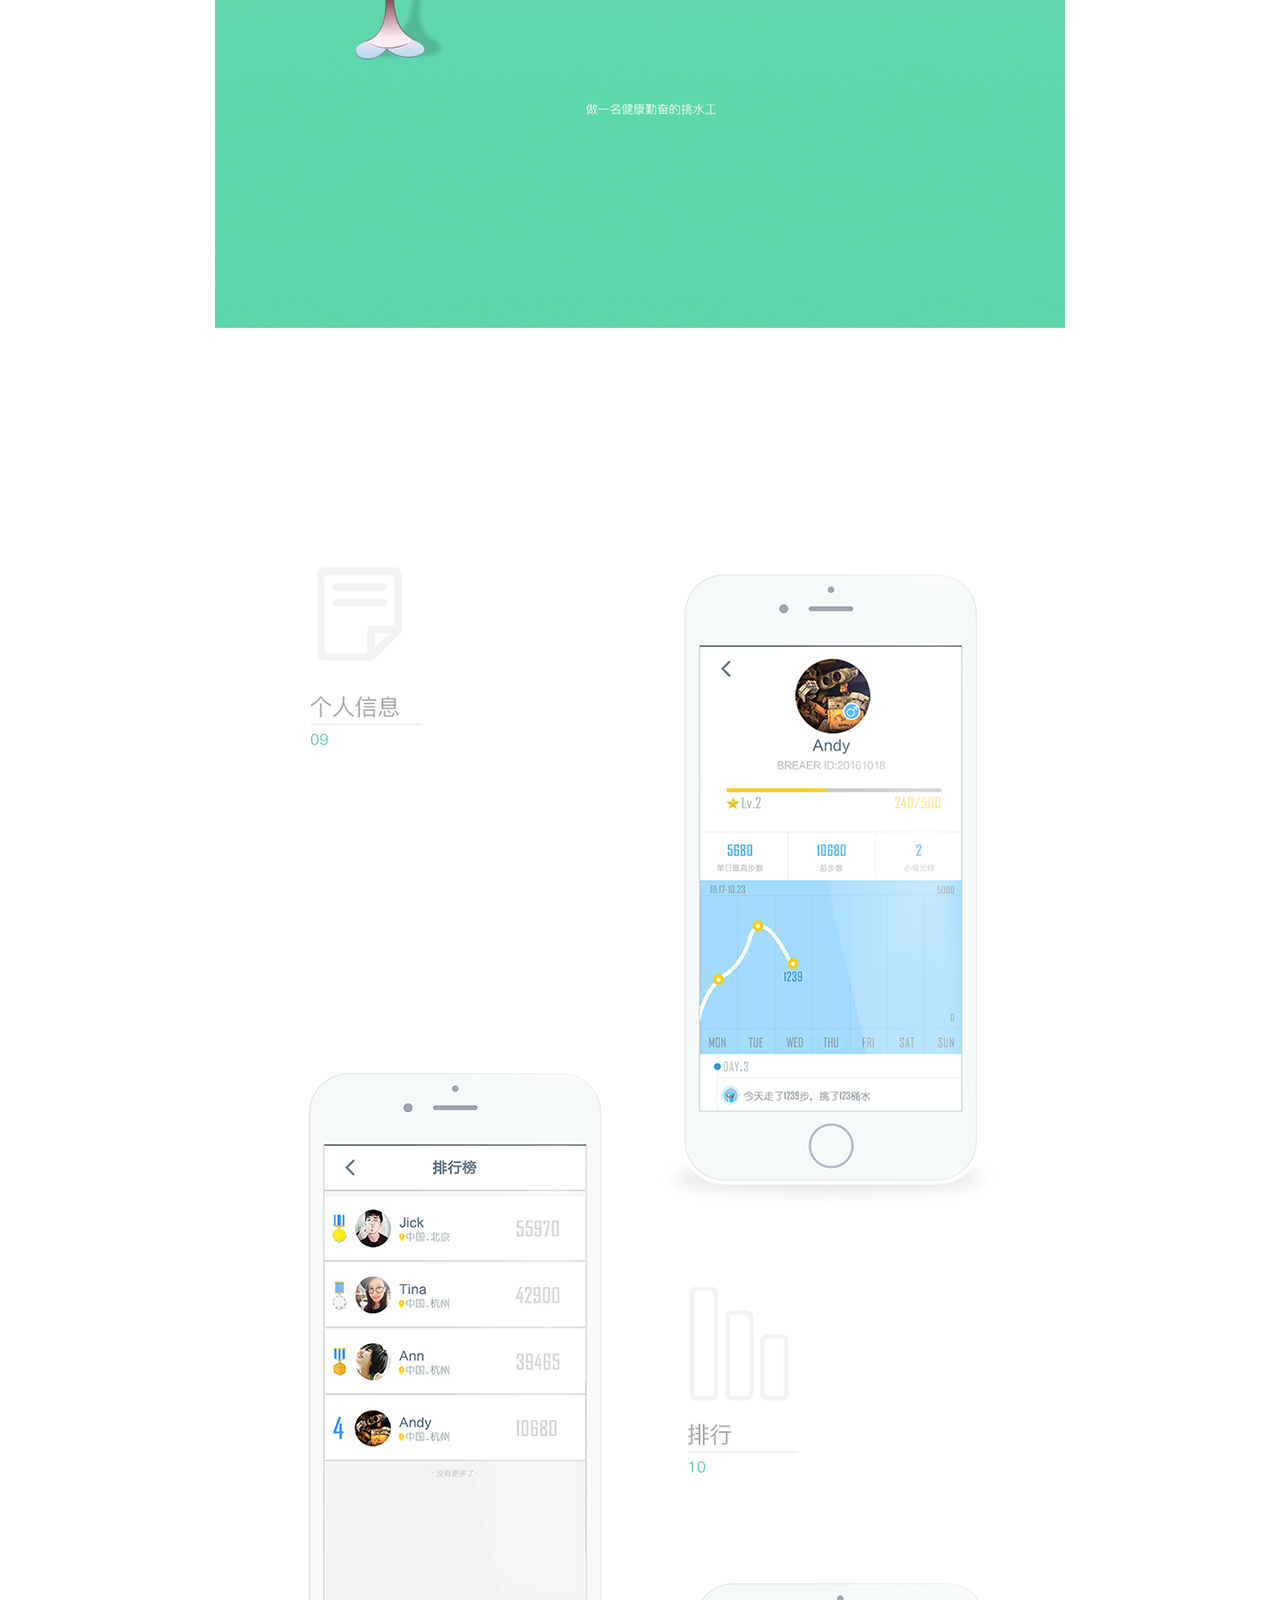
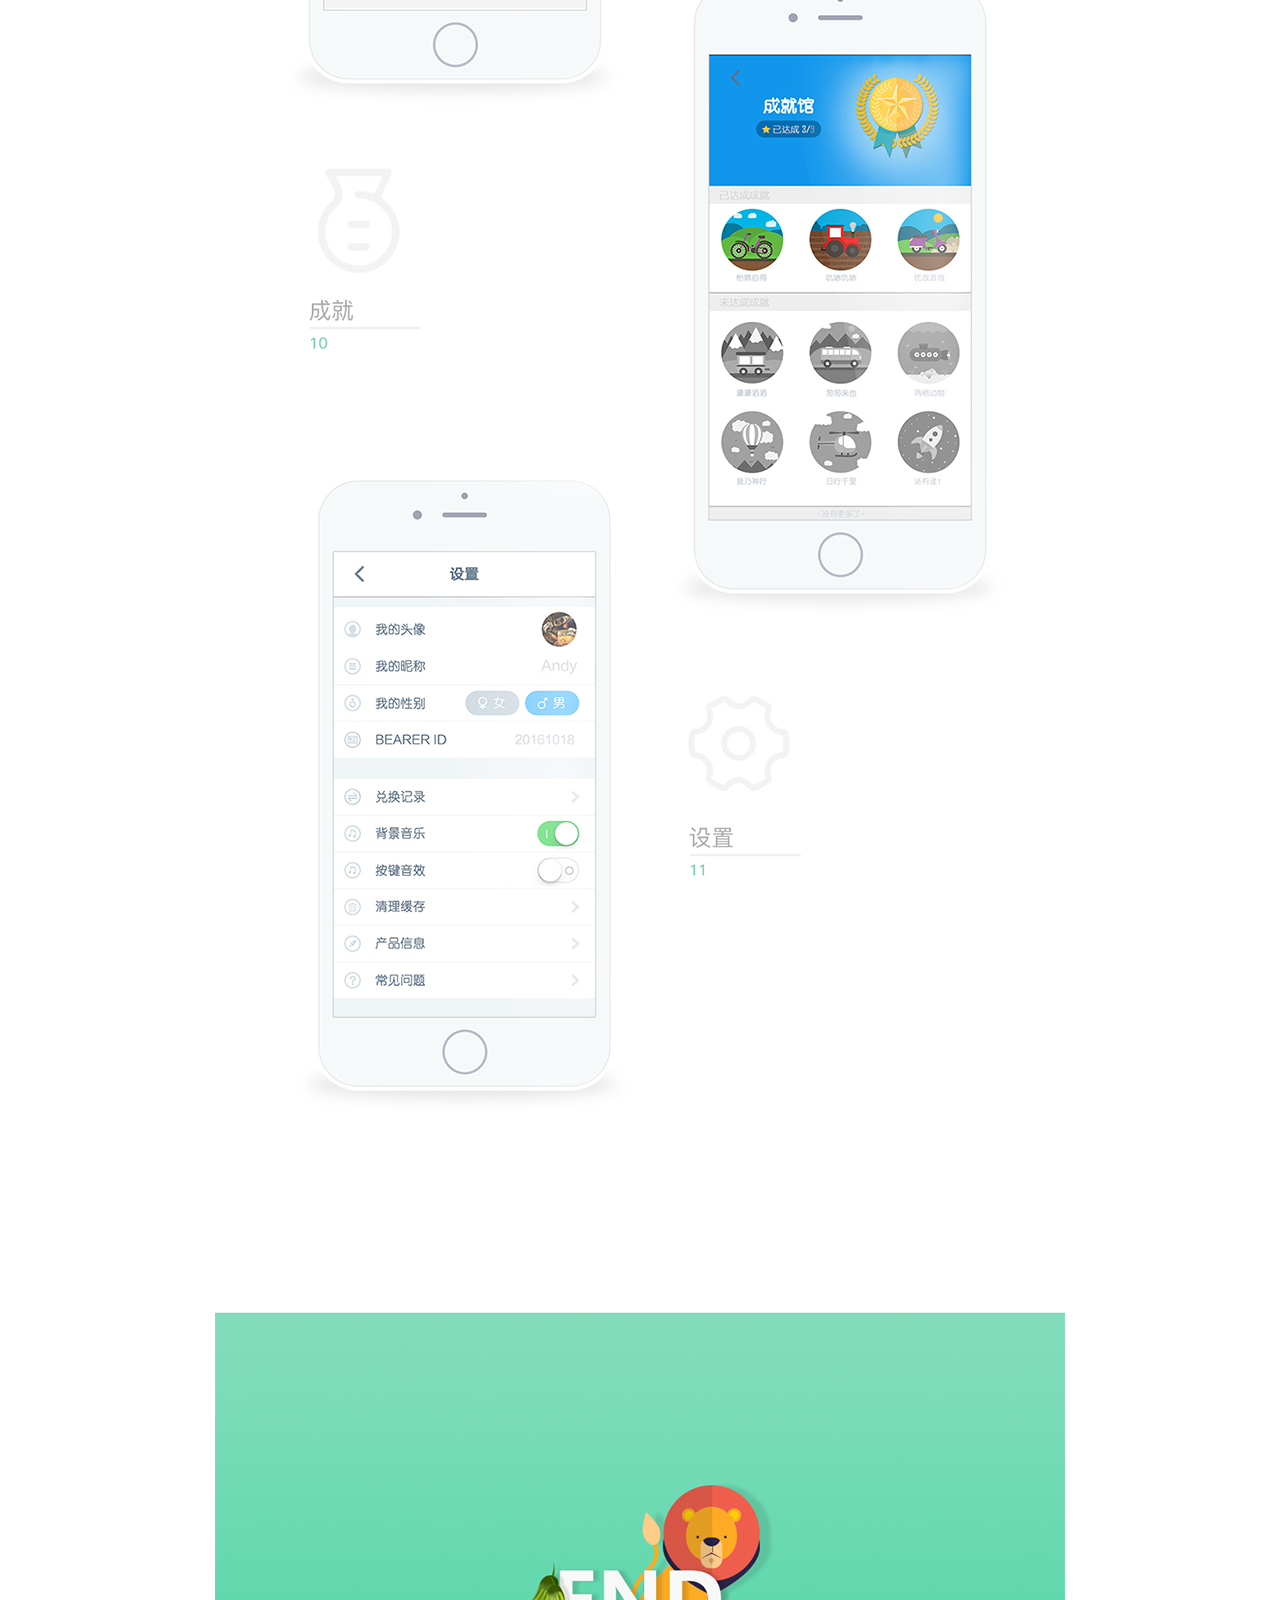
<file: view/SportGame.html>
<!DOCTYPE html>
<html>
<head>
    <meta charset="UTF-8">
    <title>Sport Game</title>
    <link rel="stylesheet" type="text/css" href="../css/reset.css"/>
    <link rel="stylesheet" type="text/css" href="../css/publick.css"/>
    <link rel="stylesheet" type="text/css" href="../css/UIUE.css"/>
</head>
<body>
<div id="a"></div>
<header id="header" >
    <h1 class="title" name="header">
        <a href="../index.html">回到主页</a>
    </h1>
    <nav class="menu">
        <a href="../resume.html">我的简历 </a>
        <a href="../work.html">全部作品 </a>
        <a href="../contact.html">联系方式 </a>
    </nav>
</header>
<section id="content">
    <div class="message">
        <a href="EAB.html"></a>
        <a href="Sociality.html"></a>
        <a href="SportGame.html" class="current-3"></a>
        <a href="food.html"></a>
        <a href="ECommerce.html"></a>
    </div>
    <div class="object">
        <img src="../img/object/BEARER2.jpg" alt="">
    </div>
    <a href="#a" class="toTop">回到顶部</a>
</section>
</body>
</html>
</file>
<file: css/style.css>
body {
	position: absolute;
	top: 0;
	left: 0;
	right: 0;
	bottom: 0;
	background: #000;
}

#container {
	position: absolute;
	width: 100%;
	height: 100%;
}

#header {
    display: none;
	position: fixed;
	top: 0;
	left: 0;
	width: 100%;
	height: 30px;
	padding: 65px 0 0;
	z-index: 2;
}
@keyframes toTop{
	from{background-position: 0 25px}
	to{background-position: 0 0}
}
#header .title {
	float: left;
	margin-left: 75px;
	width: 120px;
	height: 25px;
	background: url(../img/logo.png) no-repeat ;
	background-size: 100% 100%;
	animation: toTop 1s linear forwards;
}
.menu {
	margin-right: 120px;
	padding: 5px 0 0 0 ;
	float: right;
	font: 12px/20px "微软雅黑";
	overflow: hidden;
}
@keyframes aToTop{
	from{top: 25px;}
	to{top: 0;}
}
.menu a {
	position: relative;
	top: 25px;
	display: block;
	float: left;
	margin: 0 10px;
	color: #f3f3f3;
	animation: aToTop 1s .5s linear forwards;
}
.menu a:after {
	content: "";
    width: 100%;
    background: #fff;
    height: 1px;
    position: absolute;
    left: 0;
    bottom: 0;
    transform-origin: 0 0;
    transform: scaleX(0);
    transition: all .3s linear;
}
.menu a:hover:after {
	transform: scaleX(1);
}

@keyframes welToTop{
	from{top: 0 ;}
	to{
		top: -100%;
		display: none;
	}
}
#welcome {
	position: absolute;
	top: 0;
	left: 0;
	width: 100%;
	height: 100%;
	background: #FFFFFF;
	animation: welToTop .3s 3.5s ease-in forwards;
	z-index: 2;
}
.welcome-box {
	position: absolute;
	top: 50%;
	left: 50%;
	margin: -29px 0 0 -260px;
}
@keyframes icoToTop{
	0% {background-position: 0 43px}
	30% {background-position: 0 0;}
	80% {background-position: 0 0;}
	100%{background-position: 0 -43px}
}
.welcome-ico {
	margin: 0 auto;
	width: 510px;
	height: 43px;
	background: url(../img/welcome-name.png) no-repeat ;
	animation: icoToTop 3.5s linear forwards;
}
@-moz-keyframes inToTop{
	from{background-position: 0 10px;}
	to{background-position: 0 0;}
}
.welcome-inner {
	margin: 20px auto;
	width: 300px;
	height: 15px;
	background: url(../img/welcome-inner.png) no-repeat ;
	animation: icoToTop 3.5s linear forwards;
}

#home {
	position: relative;
	height: 100%;
	cursor: pointer;
}

@keyframes in-toTop{
	from{
		transform: translateY(100%);
		opacity: 0;
	}
	to{
		transform: translateY(0);
		opacity: 1;
	}
}

#home .show {
	opacity: 1;
}
#tips {
 	position: absolute;
    bottom: 70px;
    color: #fff;
    font: 12px/20px "微软雅黑";
    padding: 0 70px;
    opacity: 0;
    overflow: hidden;
}
#tips .tips-inner {
  	transform: translateY(100%);
  	animation: in-toTop 1s 5s linear forwards;
}
#home .slides {
	position: relative;
    width: 100%;
    height: 100%;
    transition: all .5s linear;
    overflow: hidden;
}
#home .slide {
	position: absolute;
	top: 0;
	left: 0;
    width: 100%;
    height: 100%;
}

#home .slide .title {
    position: absolute;
    top: 50%;
    transform: translateY(-50%);
    width: 100%;
    display: flex;
}

.slide .title .letter {
	position: relative;
    overflow: hidden;
    text-align: center;
	flex-basis: 25%;
	height: 340px;
}
.title-warp {
	width: 100%;
    height: 100%;
    transition: all 1s ease-out;
    position: absolute;
    top: 0;
}
.slide .letter .inner {
	display: block;
    position: relative;
    top: 400px;
    left:0;
	width: 100%;
	height: 100%;
}


/**UIUE**/
.UIUE{
	display: block;
}
.UIUE .letter:nth-child(1) .inner{
	background: url(../img/UIUE/U.png) no-repeat;
    background-size: auto 340px;
}
.UIUE .letter:nth-child(2) .inner{
	background: url(../img/UIUE/I.png) no-repeat 30%;
    background-size: auto 340px;
}
.UIUE .letter:nth-child(3) .inner{
	background: url(../img/UIUE/U-copy.png) no-repeat 70%;
    background-size: auto 340px;
}
.UIUE .letter:nth-child(4) .inner{
	background: url(../img/UIUE/E.png) no-repeat right;
    background-size: auto 340px;
}
@keyframes toBig{
	from{
		transform: scale(1.2);
		 opacity: 0;
	}
	to{
		transform: scale(1);
		 opacity: 1;
	}
}
#home .image {
    display: none;
    position: absolute;
	width: 100%;
    height: 100%;
    top: 0;
    left: 0;
    perspective: 1000px;
    opacity: 0;
    transform: scale(1);
    animation: toBig .5s linear forwards;
}
#home .img-wrapper {
	width: 100%;
    height: 100%;
    position: absolute;
    top: 0;
    transition: all 1s ease-out;
    z-index: 1;
}
#home .img-wrapper  img {
	width: 110%;
    position: absolute;
    bottom: -15%;
}


/**ICON**/
.ICON {
	display: none;
}
.ICON .letter:nth-child(1) .inner{
	background: url(../img/ICON/I.png) no-repeat;
	background-size: auto 340px;
}
.ICON .letter:nth-child(2) .inner{
	background: url(../img/ICON/C.png) no-repeat 30%;
	background-size: auto 340px;
}
.ICON .letter:nth-child(3) .inner{
	background: url(../img/ICON/O.png) no-repeat 70%;
	background-size: auto 340px;
}
.ICON .letter:nth-child(4) .inner{
	background: url(../img/ICON/N.png) no-repeat right;
	background-size: auto 340px;
}

/**GRAPHIC**/
.GRAPHIC {
	display: none;
	flex-basis: 14.2%;
}
.GRAPHIC .letter:nth-child(1) .inner{
	background: url(../img/graphic/G.png) no-repeat ;
	background-size: auto 340px;
}
.GRAPHIC .letter:nth-child(2) .inner{
	background: url(../img/graphic/R.png) no-repeat 15%;
	background-size: auto 340px;
}
.GRAPHIC .letter:nth-child(3) .inner{
	background: url(../img/graphic/A.png) no-repeat 30%;
	background-size: auto 340px;
}
.GRAPHIC .letter:nth-child(4) .inner{
	background: url(../img/graphic/P.png) no-repeat 45%;
	background-size: auto 340px;
}
.GRAPHIC .letter:nth-child(5) .inner{
	background: url(../img/graphic/h.png) no-repeat 60%;
	background-size: auto 340px;
}
.GRAPHIC .letter:nth-child(6) .inner{
	background: url(../img/graphic/i.png) no-repeat 75%;
	background-size: auto 340px;
}
.GRAPHIC .letter:nth-child(7) .inner{
	background: url(../img/graphic/c.png) no-repeat right;
	background-size: auto 340px;
}

/**RESUME**/
.RESUME {
	display: none;
	flex-basis: 16.6%;
}
.RESUME .letter:nth-child(1) .inner{
	background: url(../img/resume/r.png) no-repeat ;
	background-size: auto 340px;
}
.RESUME .letter:nth-child(2) .inner{
	background: url(../img/resume/lE.png) no-repeat 20%;
	background-size: auto 340px;
}
.RESUME .letter:nth-child(3) .inner{
	background: url(../img/resume/s.png) no-repeat 40%;
	background-size: auto 340px;
}
.RESUME .letter:nth-child(4) .inner{
	background: url(../img/resume/u.png) no-repeat 60%;
	background-size: auto 340px;
}
.RESUME .letter:nth-child(5) .inner{
	background: url(../img/resume/m.png) no-repeat 80%;
	background-size: auto 340px;
}
.RESUME .letter:nth-child(6) .inner{
	background: url(../img/resume/e.png) no-repeat right;
	background-size: auto 340px;
}
</file>
<file: css/contact.css>
.hey {
    padding-top: 180px;
	width: 100%;
	height: 700px;
    box-sizing: border-box;
    display: flex;
}
.hey .letter {
    height: 259px;
    width: 10%;
    overflow: hidden;
}
@keyframes info {
    from{opacity: 0;}
    to{opacity: 1;}
}
.hey .info {
    width: 35%;
    opacity: 0;
    text-align: center;
    font: 12px/259px '微软雅黑';
    animation: info 1.5s 1.5s linear forwards;
    letter-spacing: 4px;
}
@keyframes letter {
    from{transform: translateY(100%);}
    to{transform: translateY(0);}
}
.hey .letter-inner {
    display: block;
    transform: translateY(100%);
    width: 100%;
    height: 100%;
    animation: letter 1.5s 1.5s linear forwards;
}
.hey .letter:nth-child(1) .letter-inner {
    background: url(../img/hey/h.png) no-repeat;
}
.hey .letter:nth-child(3) .letter-inner {
    background: url(../img/hey/e.png) no-repeat center;
}
.hey .letter:nth-child(5) .letter-inner {
    background: url(../img/hey/yyy.png) no-repeat  right;
}
@keyframes bottom {
    from{opacity: 0;}
    to{opacity: 1;}
}
.bottom {
    opacity: 0;
    position: fixed;
    bottom: 30px;
    left: 5%;
    animation: bottom 1s 2s linear forwards;
}

.contact {
    position: relative;
    height: 700px;
    background: #050407;
    color：#ffffff;
}
.contact-img {
    position: absolute;
    top: 35%;
    left: 5%;
    width: 427px;
    height:185px;
}
.contact-list {
    position: absolute;
    top: 60%;
    right: 5%;
    width:300px;
    font: 18px/40px "微软雅黑";
}
.contact-list .ico {
    display: inline-block;
    width: 18px;
    height:18px;
    vertical-align: sub;
    margin-right: 15px;
}
.contact-list li:nth-child(1) .ico {
    background: url(../img/QQ.png) no-repeat;
}
.contact-list li:nth-child(2) .ico {
    background: url(../img/phone.png) no-repeat;
}
.contact-list li:nth-child(3) .ico {
    background: url(../img/emali.png) no-repeat;
}
</file>
<file: css/publick.css>
body {
    height: 100%;
    font: 12px/20px "微软雅黑";
    color: #666;
}
#header {
    position: fixed;
    top: 0;
    left: 0;
    width: 100%;
    height: 30px;
    padding: 30px 0 0;
    overflow: hidden;
    z-index: 2;
}
@keyframes aToTop{
    from{top: 25px;}
    to{top: 0;}
}
#header .title {
    position: relative;
    float: left;
    margin-left: 120px;
    font: 12px/30px "微软雅黑";
    animation: aToTop 1s linear forwards;
}
#header .title a:after{
    content: "";
    width: 100%;
    background: #000;
    height: 1px;
    position: absolute;
    left: 0;
    bottom: 0;
    transform-origin: 0 0;
    transform: scaleX(0);
    transition: all .3s linear;
}
#header .title a:hover:after {
    transform: scaleX(1);
}
.menu {
    margin-right: 120px;
    padding: 5px 0 0 0 ;
    float: right;
    font: 12px/20px "微软雅黑";
    overflow: hidden;
}
.menu a {
    position: relative;
    top: 25px;
    display: block;
    float: left;
    margin: 0 10px;
    color: #000;
    animation: aToTop 1s .5s linear forwards;
}
.menu a:after {
    content: "";
    width: 100%;
    background: #000;
    height: 1px;
    position: absolute;
    left: 0;
    bottom: 0;
    transform-origin: 0 0;
    transform: scaleX(0);
    transition: all .3s linear;
}
.menu a:hover:after {
    transform: scaleX(1);
}
</file>
<file: css/UIUE.css>
#content {
    margin-top: 80px;
}
.message {
    position: relative;
    width: 100%;
    height: 650px;
}
@keyframes toTop {
    from{background-position: 0 80px;}
    to{background-position: 0 0;}
}
.message a:nth-child(1){
    position: absolute;
    top: 30px;
    left: 50px;
    display: block;
    height: 70px;
    width: 300px ;
    background: url(../img/message/TONG-XUN-.png) no-repeat 0 20px;
    background-size: auto 70px;
    background-position: 0 80px;
    animation: toTop 1s .5s linear forwards;
}
#content .message .current-1 {
    background: url(../img/message/tongxun-2.png) no-repeat 0 20px;
    background-size: auto 70px;
    background-position: 0 80px;
}
.message a:nth-child(2){
    position: absolute;
    top: 30px;
    right: 0;
    display: block;
    height: 70px;
    width: 550px ;
    background: url(../img/message/SHE-JIAO-.png) no-repeat 0 20px;
    background-size: auto 70px;
    background-position: 0 80px;
    animation: toTop 1.2s .5s linear forwards;
}
#content .message .current-2 {
    background: url(../img/message/shejiao-2.png) no-repeat 0 20px;
    background-size: auto 70px;
    background-position: 0 80px;
}
.message a:nth-child(3){
    position: absolute;
    top: 180px;
    left: 50%;
    display: block;
    margin-left: -300px;
    height: 70px;
    width: 750px ;
    background: url(../img/message/YUN-DONG-.png) no-repeat 0 20px;
    background-size: auto 70px;
    background-position: 0 80px;
    animation: toTop 1.3s .5s linear forwards;
}
#content .message .current-3 {
    background: url(../img/message/yundong-2.png) no-repeat 0 20px;
    background-size: auto 70px;
    background-position: 0 80px;
}
.message a:nth-child(4){
    position: absolute;
    top: 310px;
    right: 0;
    display: block;
    height: 70px;
    width: 700px ;
    background: url(../img/message/MEI-SHI.png) no-repeat 0 20px;
    background-size: auto 70px;
    background-position: 0 80px;
    animation: toTop 1.4s .5s linear forwards;
}
#content .message .current-4 {
    background: url(../img/message/meishi-2.png) no-repeat 0 20px;
    background-size: auto 70px;
    background-position: 0 80px;
}
.message a:nth-child(5){
    position: absolute;
    top: 450px;
    left: 10px;
    display: block;
    height: 70px;
    width: 700px ;
    background: url(../img/message/DIAN-SHANG.png) no-repeat 0 20px;
    background-size: auto 70px;
    background-position: 0 80px;
    animation: toTop 1.5s .5s linear forwards;
}
#content .message .current-5 {
    background: url(../img/message/dianshang-2.png) no-repeat 0 20px;
    background-size: auto 70px;
    background-position: 0 80px;
}
.message {
    border-bottom: 2px solid #000;
}
.object {
    width: 100%;
    margin: 50px auto;
    background: #fff;
    transition: .6s;
}
.object img {
    width: 850px;
    display: block;
    margin: 0 auto;
}
@keyframes op{
    from{opacity: 0;}
    to{opacity: 1;}
}
.toTop {
    position: fixed;
    bottom: 50px;
    right: 133px;
    opacity: 0;
    animation: op 1.8s 2s linear forwards;
}
</file>
<file: css/GraphicWork.css>
body{
	background: #000;
}
a {
	color: #fff;
}
#header a{
	color: #fff;
}
#header a:after{
	background: #fff;
}
@keyframes op{
    from{opacity: 0;}
    to{opacity: 1;}
}
.toTop {
    position: fixed;
    bottom: 50px;
    right: 133px;
    opacity: 0;
   	animation: op 1.8s 2s linear forwards;
}
#content .line {
	position: fixed;
	top: 50%;
	left: 0;
	width: 100%;
	height: 1px;
	background: rgba(225,225,225,.2);
}
#content .line .line-inner {
	position: absolute;
	top:0;
	left: 0;
	height: 1px;
	width: 30px;
	background: #fff;
	transition: .5s;
}
#content .chars {
	position: absolute;
	top: 250px;
	left: 0;
	width: 100%;
	height: 165px;
	opacity: 0;
	text-align: center;
	overflow: hidden;
}
@keyframes chars{
	from{transform: translateY(100%)}
	to{transform: translateY(0)}
}
#content .chars img {
	display: inline-block;
	height: 100%;
	transform: translateY(100%);
	animation: chars 1s 1.5s ease-in forwards;
}
#content .chars:nth-child(2) {
	top: -82.5px;
	opacity: 1;
}

#content .imgs {
	width: 900px;
	margin: 0 auto;
	text-align: center;
}
#content .imgs img {
	display: inline-block;
	width: 600px;
	margin-bottom: 100px;
}
</file>
<file: css/icon.css>
body {
	background: #000;
}
.message .img-box {
	position: absolute;
	overflow: hidden;
}
@keyframes img{
	from{transform: translateY(100%);}
	to{transform: translateY(0);}
}
.message img {
	width: 100%;
	height: 100%;
	transform: translateY(100%);
	animation: img 1s 1s ease-in forwards;
} 
.message .img-box:nth-child(1) {
	width: 105px;
	height: 10px;
	top: 180px;
	left: 50%;
	margin-left: -52.5px;
}
.message .img-box:nth-child(2) {
	width: 277px;
	height: 60px;
	top: 310px;
	left: 50%;
	margin-left: -138.5px;
}
.message .img-box:nth-child(3) {
	width: 139px;
	height: 60px;
	top: 440px;
	left: 30%;
}
.message .img-box:nth-child(4) {
	width: 139px;
	height: 60px;
	top: 440px;
	right: 30%;
}
.message .img-box:nth-child(5) {
	width: 266px;
	height: 60px;
	top: 570px;
	left: 50%;
	margin-left: -133px;
}
.message .img-box:nth-child(6) {
	width: 756px;
	height: 60px;
	top: 700px;
	left: 50%;
	margin-left: -378px;
}
</file>
